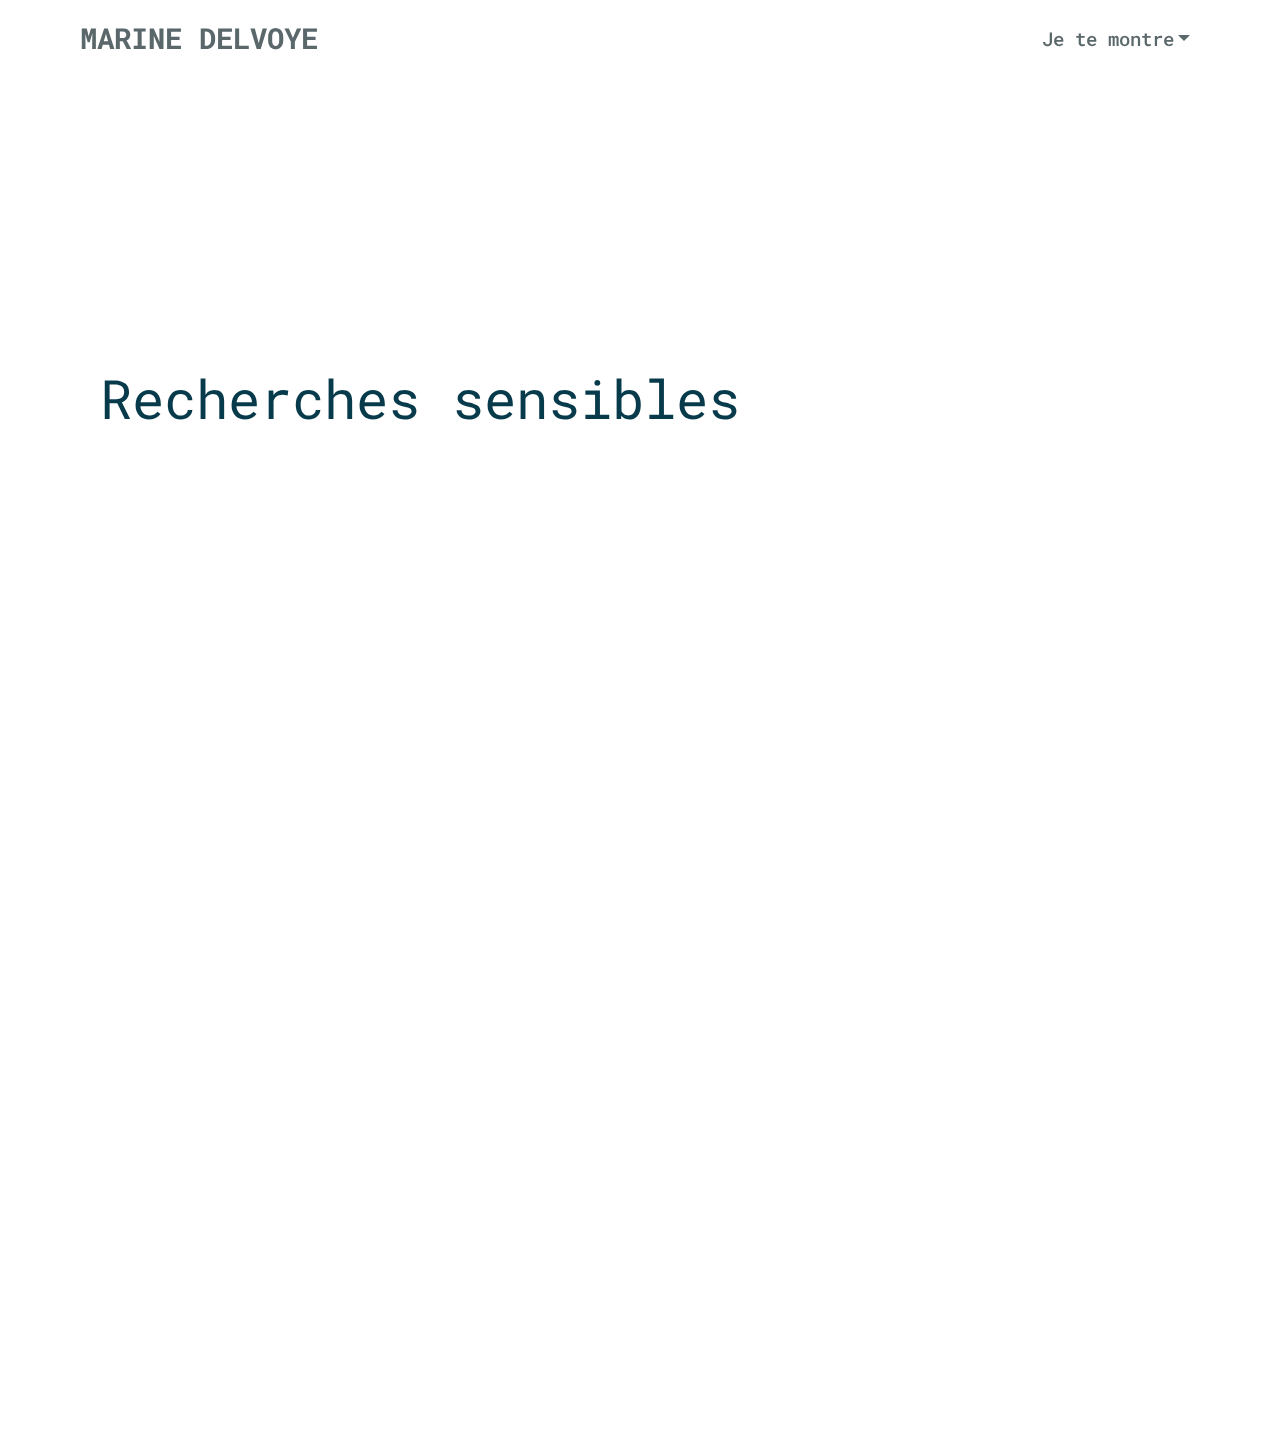
<file: index.html>
<!DOCTYPE html>
<html >
<head>
  <!-- Site made with Mobirise Website Builder v4.8.6, https://mobirise.com -->
  <meta charset="UTF-8">
  <meta http-equiv="X-UA-Compatible" content="IE=edge">
  <meta name="generator" content="Mobirise v4.8.6, mobirise.com">
  <meta name="viewport" content="width=device-width, initial-scale=1, minimum-scale=1">
  <link rel="shortcut icon" href="assets/images/logo2.png" type="image/x-icon">
  <meta name="description" content="">
  <title>Home</title>
  <link rel="stylesheet" href="assets/web/assets/mobirise-icons/mobirise-icons.css">
  <link rel="stylesheet" href="assets/web/assets/mobirise-icons2/mobirise2.css">
  <link rel="stylesheet" href="assets/tether/tether.min.css">
  <link rel="stylesheet" href="assets/bootstrap/css/bootstrap.min.css">
  <link rel="stylesheet" href="assets/bootstrap/css/bootstrap-grid.min.css">
  <link rel="stylesheet" href="assets/bootstrap/css/bootstrap-reboot.min.css">
  <link rel="stylesheet" href="assets/animatecss/animate.min.css">
  <link rel="stylesheet" href="assets/dropdown/css/style.css">
  <link rel="stylesheet" href="assets/theme/css/style.css">
  <link rel="stylesheet" href="assets/mobirise/css/mbr-additional.css" type="text/css">
  
  
  
</head>
<body>
  <section class="menu cid-qTkzRZLJNu" once="menu" id="menu1-0">

    

    <nav class="navbar navbar-expand beta-menu navbar-dropdown align-items-center navbar-fixed-top navbar-toggleable-sm bg-color transparent">
        <button class="navbar-toggler navbar-toggler-right" type="button" data-toggle="collapse" data-target="#navbarSupportedContent" aria-controls="navbarSupportedContent" aria-expanded="false" aria-label="Toggle navigation">
            <div class="hamburger">
                <span></span>
                <span></span>
                <span></span>
                <span></span>
            </div>
        </button>
        <div class="menu-logo">
            <div class="navbar-brand">
                
                <span class="navbar-caption-wrap"><a class="navbar-caption text-warning display-5" href="index.html">MARINE DELVOYE</a></span>
            </div>
        </div>
        <div class="collapse navbar-collapse" id="navbarSupportedContent">
            <ul class="navbar-nav nav-dropdown nav-right" data-app-modern-menu="true"><li class="nav-item dropdown open">
                    <a class="nav-link link text-warning dropdown-toggle display-4" href="illustrations.html" aria-expanded="true" data-toggle="dropdown-submenu">Je te montre</a><div class="dropdown-menu"><a class="text-warning dropdown-item display-4" href="illustrations.html" aria-expanded="false">Illustrations</a><a class="text-warning dropdown-item display-4" href="carnets.html" aria-expanded="true">Carnets</a><a class="text-warning dropdown-item display-4" href="collaborations.html" aria-expanded="false">Collaborations</a><a class="text-warning dropdown-item display-4" href="illustrations.html" aria-expanded="false">Où me joindre</a></div>
                </li></ul>
            
        </div>
    </nav>
</section>

<section class="engine"><a href="https://mobirise.info/d">free website maker</a></section><section class="header9 cid-r96csTwDpN mbr-fullscreen" id="header9-z">

    

    

    <div class="container">
        <div class="media-container-column mbr-white col-md-8">
            <h1 class="mbr-section-title align-left mbr-bold pb-3 mbr-fonts-style display-1"><span style="font-weight: normal;">
                Recherches sensibles</span></h1>
            
            <p class="mbr-text align-left pb-3 mbr-fonts-style display-5">&nbsp; &nbsp;</p>
            
        </div>
    </div>

    
</section>

<section class="features2 cid-r96g5rKijL" id="features2-19">

    

    
    
    <div class="container">
        <div class="media-container-row">
            <div class="card p-3 col-12 col-md-6 col-lg-4">
                <div class="card-wrapper">
                    <div class="card-img">
                        <img src="assets/images/etiquette-illustration-676x507.png" alt="Mobirise" title="">
                    </div>
                    <div class="card-box">
                        <h4 class="card-title pb-3 mbr-fonts-style display-5"><a href="illustrations.html" class="text-black">
                            ILLUSTRATIONS</a></h4>
                        <p class="mbr-text mbr-fonts-style display-7"></p>
                    </div>
                </div>
            </div>

            <div class="card p-3 col-12 col-md-6 col-lg-4">
                <div class="card-wrapper">
                    <div class="card-img">
                        <img src="assets/images/etiquette-carnet-ii-676x507.png" alt="Mobirise" title="">
                    </div>
                    <div class="card-box ">
                        <h4 class="card-title pb-3 mbr-fonts-style display-5"><a href="carnets.html" class="text-black">
                            CARNETS</a></h4>
                        <p class="mbr-text mbr-fonts-style display-7"></p>
                    </div>
                </div>
            </div>

            <div class="card p-3 col-12 col-md-6 col-lg-4">
                <div class="card-wrapper">
                    <div class="card-img">
                        <img src="assets/images/untitled-1-676x507.png" alt="Mobirise" title="">
                    </div>
                    <div class="card-box">
                        <h4 class="card-title pb-3 mbr-fonts-style display-5"><a href="collaborations.html" class="text-black">
                            COLLABORATIONS</a></h4>
                        <p class="mbr-text mbr-fonts-style display-7"><a href="https://mobirise.co">n more...</a>
                        </p>
                    </div>
                </div>
            </div>

            
        </div>
    </div>
</section>

<section once="" class="cid-r96p0AcWuY" id="footer6-1a">

    

    

    <div class="container">
        <div class="media-container-row align-center mbr-white">
            <div class="col-12">
                <p class="mbr-text mb-0 mbr-fonts-style display-7">
                    © Copyright 2017 Marine Delvoye - All Rights Reserved
                </p>
            </div>
        </div>
    </div>
</section>


  <script src="assets/web/assets/jquery/jquery.min.js"></script>
  <script src="assets/tether/tether.min.js"></script>
  <script src="assets/popper/popper.min.js"></script>
  <script src="assets/bootstrap/js/bootstrap.min.js"></script>
  <script src="assets/smoothscroll/smooth-scroll.js"></script>
  <script src="assets/touchswipe/jquery.touch-swipe.min.js"></script>
  <script src="assets/viewportchecker/jquery.viewportchecker.js"></script>
  <script src="assets/dropdown/js/script.min.js"></script>
  <script src="assets/theme/js/script.js"></script>
  
  
 <div id="scrollToTop" class="scrollToTop mbr-arrow-up"><a style="text-align: center;"><i></i></a></div>
    <input name="animation" type="hidden">
  </body>
</html>
</file>
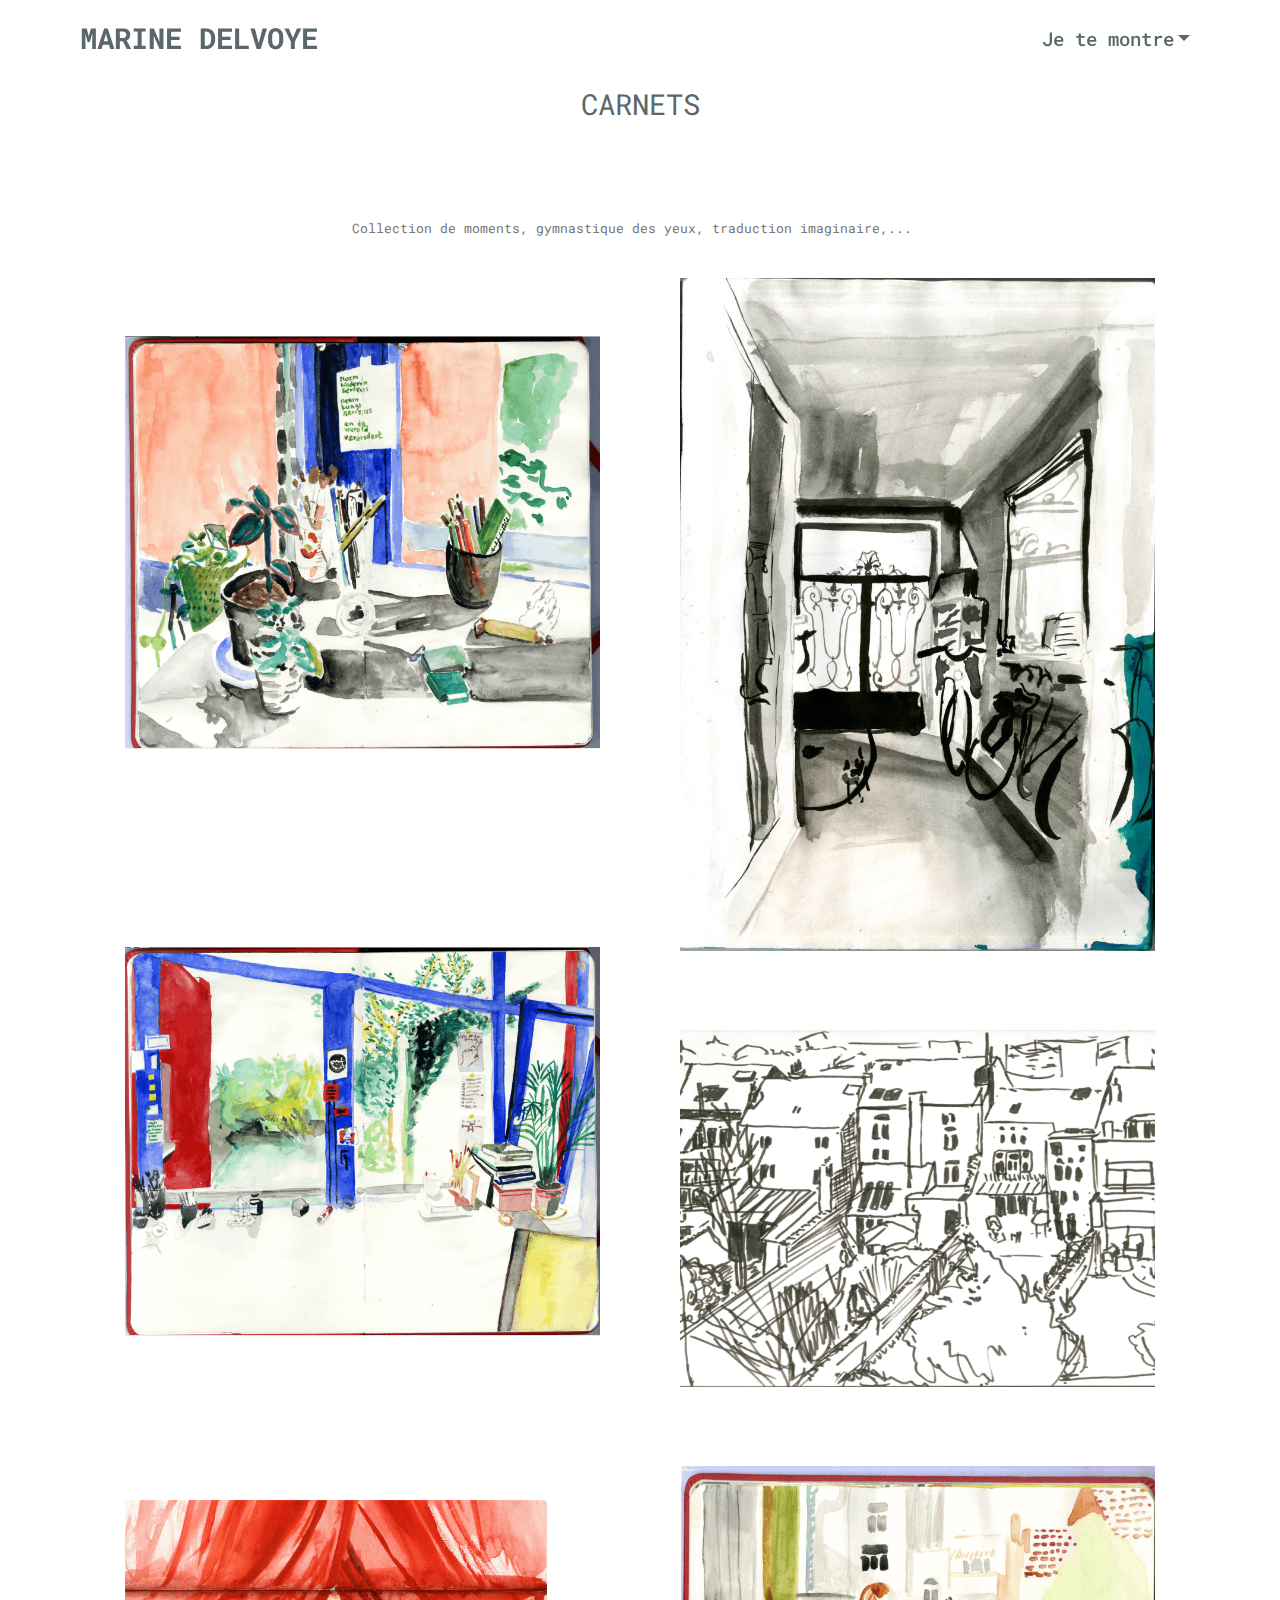
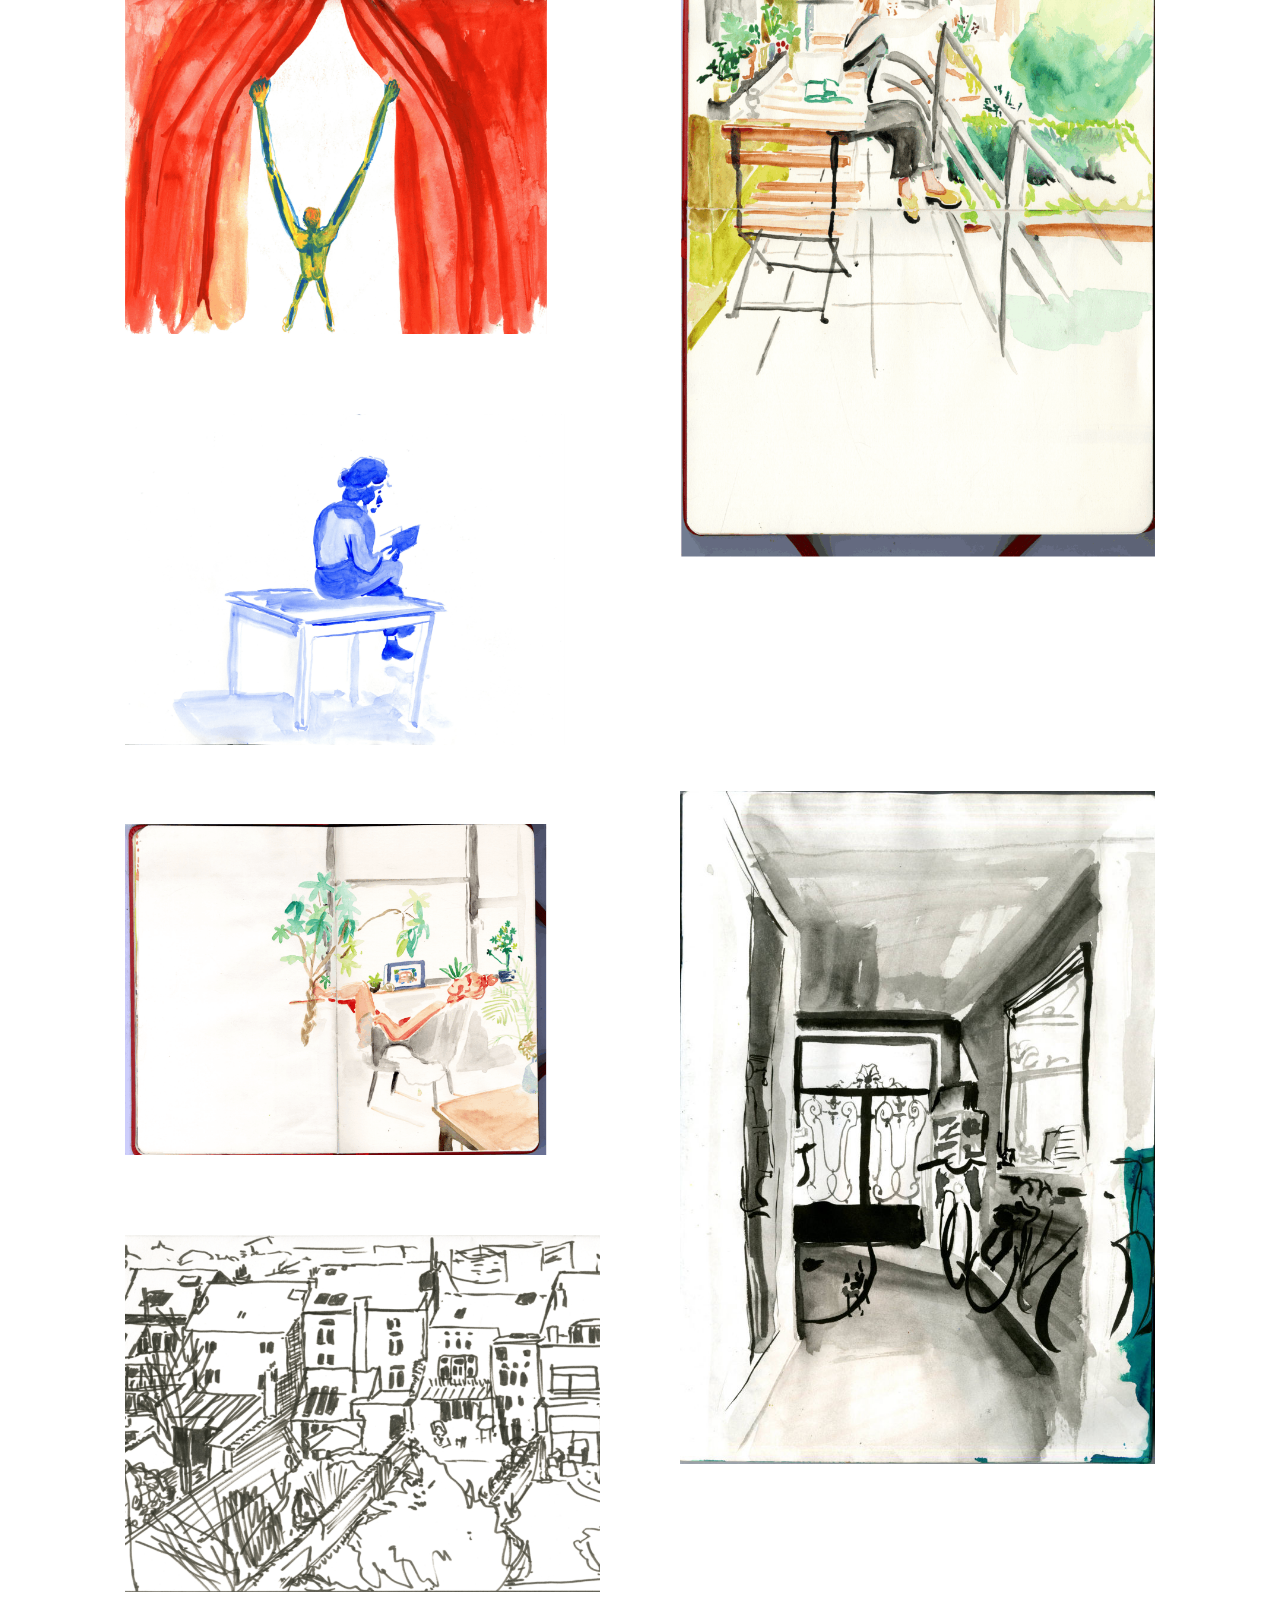
<file: carnets.html>
<!DOCTYPE html>
<html >
<head>
  <!-- Site made with Mobirise Website Builder v4.8.6, https://mobirise.com -->
  <meta charset="UTF-8">
  <meta http-equiv="X-UA-Compatible" content="IE=edge">
  <meta name="generator" content="Mobirise v4.8.6, mobirise.com">
  <meta name="viewport" content="width=device-width, initial-scale=1, minimum-scale=1">
  <link rel="shortcut icon" href="assets/images/logo2.png" type="image/x-icon">
  <meta name="description" content="Web Site Builder Description">
  <title>Carnets</title>
  <link rel="stylesheet" href="assets/web/assets/mobirise-icons/mobirise-icons.css">
  <link rel="stylesheet" href="assets/web/assets/mobirise-icons2/mobirise2.css">
  <link rel="stylesheet" href="assets/tether/tether.min.css">
  <link rel="stylesheet" href="assets/bootstrap/css/bootstrap.min.css">
  <link rel="stylesheet" href="assets/bootstrap/css/bootstrap-grid.min.css">
  <link rel="stylesheet" href="assets/bootstrap/css/bootstrap-reboot.min.css">
  <link rel="stylesheet" href="assets/dropdown/css/style.css">
  <link rel="stylesheet" href="assets/animatecss/animate.min.css">
  <link rel="stylesheet" href="assets/theme/css/style.css">
  <link rel="stylesheet" href="assets/gallery/style.css">
  <link rel="stylesheet" href="assets/mobirise/css/mbr-additional.css" type="text/css">
  
  
  
</head>
<body>
  <section class="menu cid-qTkzRZLJNu" once="menu" id="menu1-c">

    

    <nav class="navbar navbar-expand beta-menu navbar-dropdown align-items-center navbar-fixed-top navbar-toggleable-sm bg-color transparent">
        <button class="navbar-toggler navbar-toggler-right" type="button" data-toggle="collapse" data-target="#navbarSupportedContent" aria-controls="navbarSupportedContent" aria-expanded="false" aria-label="Toggle navigation">
            <div class="hamburger">
                <span></span>
                <span></span>
                <span></span>
                <span></span>
            </div>
        </button>
        <div class="menu-logo">
            <div class="navbar-brand">
                
                <span class="navbar-caption-wrap"><a class="navbar-caption text-warning display-5" href="index.html">MARINE DELVOYE</a></span>
            </div>
        </div>
        <div class="collapse navbar-collapse" id="navbarSupportedContent">
            <ul class="navbar-nav nav-dropdown nav-right" data-app-modern-menu="true"><li class="nav-item dropdown open">
                    <a class="nav-link link text-warning dropdown-toggle display-4" href="illustrations.html" aria-expanded="true" data-toggle="dropdown-submenu">Je te montre</a><div class="dropdown-menu"><a class="text-warning dropdown-item display-4" href="illustrations.html" aria-expanded="false">Illustrations</a><a class="text-warning dropdown-item display-4" href="carnets.html" aria-expanded="true">Carnets</a><a class="text-warning dropdown-item display-4" href="collaborations.html" aria-expanded="false">Collaborations</a><a class="text-warning dropdown-item display-4" href="illustrations.html" aria-expanded="false">Où me joindre</a></div>
                </li></ul>
            
        </div>
    </nav>
</section>

<section class="engine"><a href="https://mobirise.info/x">free css templates</a></section><section class="mbr-section content5 cid-r95pR6ibnv" id="content5-t">

    

    

    <div class="container">
        <div class="media-container-row">
            <div class="title col-12 col-md-8">
                <h2 class="align-center mbr-bold mbr-white pb-3 mbr-fonts-style display-5"><span style="font-weight: normal;">CARNETS</span></h2>
                
                
                
            </div>
        </div>
    </div>
</section>

<section class="mbr-section article content1 cid-r95pY1ogqP" id="content1-u">
    
     

    <div class="container">
        <div class="media-container-row">
            <div class="mbr-text col-12 col-md-8 mbr-fonts-style display-7">Collection de moments, gymnastique des yeux, traduction imaginaire,... &nbsp;</div>
        </div>
    </div>
</section>

<section class="mbr-gallery mbr-slider-carousel cid-r95qoaWwRf" id="gallery1-x">

    

    <div class="container">
        <div><!-- Filter --><!-- Gallery --><div class="mbr-gallery-row"><div class="mbr-gallery-layout-default"><div><div><div class="mbr-gallery-item mbr-gallery-item--p5" data-video-url="false" data-tags="Impressionnant"><div href="#lb-gallery1-x" data-slide-to="0" data-toggle="modal"><img src="assets/images/untitled-1-1920x2148-800x895.png" alt="" title=""><span class="icon-focus"></span></div></div><div class="mbr-gallery-item mbr-gallery-item--p5" data-video-url="false" data-tags="Créatif"><div href="#lb-gallery1-x" data-slide-to="1" data-toggle="modal"><img src="assets/images/img023-2000x2832-800x1133.jpg" alt="" title=""><span class="icon-focus"></span></div></div><div class="mbr-gallery-item mbr-gallery-item--p5" data-video-url="false" data-tags="Adaptatif"><div href="#lb-gallery1-x" data-slide-to="2" data-toggle="modal"><img src="assets/images/bureau-2-1920x2148-800x895.png" alt="" title=""><span class="icon-focus"></span></div></div><div class="mbr-gallery-item mbr-gallery-item--p5" data-video-url="false" data-tags="Animé"><div href="#lb-gallery1-x" data-slide-to="3" data-toggle="modal"><img src="assets/images/etiquette-carnet-ii-1024x768-800x600.png" alt="" title=""><span class="icon-focus"></span></div></div><div class="mbr-gallery-item mbr-gallery-item--p5" data-video-url="false" data-tags="Impressionnant"><div href="#lb-gallery1-x" data-slide-to="4" data-toggle="modal"><img src="assets/images/justine-1080x1920-800x1422.png" alt="" title=""><span class="icon-focus"></span></div></div><div class="mbr-gallery-item mbr-gallery-item--p5" data-video-url="false" data-tags="Impressionnant"><div href="#lb-gallery1-x" data-slide-to="5" data-toggle="modal"><img src="assets/images/hello-1184x1080-800x730.png" alt="" title=""><span class="icon-focus"></span></div></div><div class="mbr-gallery-item mbr-gallery-item--p5" data-video-url="false" data-tags="Adaptatif"><div href="#lb-gallery1-x" data-slide-to="6" data-toggle="modal"><img src="assets/images/autre-1552x1080-800x557.png" alt="" title=""><span class="icon-focus"></span></div></div><div class="mbr-gallery-item mbr-gallery-item--p5" data-video-url="false" data-tags="Créatif"><div href="#lb-gallery1-x" data-slide-to="7" data-toggle="modal"><img src="assets/images/img023-2000x2832-800x1133.jpg" alt="" title=""><span class="icon-focus"></span></div></div><div class="mbr-gallery-item mbr-gallery-item--p5" data-video-url="false" data-tags="Adaptatif"><div href="#lb-gallery1-x" data-slide-to="8" data-toggle="modal"><img src="assets/images/justine-2-1552x1080-800x557.png" alt="" title=""><span class="icon-focus"></span></div></div><div class="mbr-gallery-item mbr-gallery-item--p5" data-video-url="false" data-tags="Animé"><div href="#lb-gallery1-x" data-slide-to="9" data-toggle="modal"><img src="assets/images/etiquette-carnet-ii-1024x768-800x600.png" alt="" title=""><span class="icon-focus"></span></div></div></div></div><div class="clearfix"></div></div></div><!-- Lightbox --><div data-app-prevent-settings="" class="mbr-slider modal fade carousel slide" tabindex="-1" data-keyboard="true" data-interval="false" id="lb-gallery1-x"><div class="modal-dialog"><div class="modal-content"><div class="modal-body"><ol class="carousel-indicators"><li data-app-prevent-settings="" data-target="#lb-gallery1-x" data-slide-to="0"></li><li data-app-prevent-settings="" data-target="#lb-gallery1-x" data-slide-to="1"></li><li data-app-prevent-settings="" data-target="#lb-gallery1-x" data-slide-to="2"></li><li data-app-prevent-settings="" data-target="#lb-gallery1-x" data-slide-to="3"></li><li data-app-prevent-settings="" data-target="#lb-gallery1-x" data-slide-to="4"></li><li data-app-prevent-settings="" data-target="#lb-gallery1-x" data-slide-to="5"></li><li data-app-prevent-settings="" data-target="#lb-gallery1-x" data-slide-to="6"></li><li data-app-prevent-settings="" data-target="#lb-gallery1-x" data-slide-to="7"></li><li data-app-prevent-settings="" data-target="#lb-gallery1-x" data-slide-to="8"></li><li data-app-prevent-settings="" data-target="#lb-gallery1-x" class=" active" data-slide-to="9"></li></ol><div class="carousel-inner"><div class="carousel-item"><img src="assets/images/untitled-1-1920x2148.png" alt="" title=""></div><div class="carousel-item"><img src="assets/images/img023-2000x2832.jpg" alt="" title=""></div><div class="carousel-item"><img src="assets/images/bureau-2-1920x2148.png" alt="" title=""></div><div class="carousel-item"><img src="assets/images/etiquette-carnet-ii-1024x768.png" alt="" title=""></div><div class="carousel-item"><img src="assets/images/justine-1080x1920.png" alt="" title=""></div><div class="carousel-item"><img src="assets/images/hello-1184x1080.png" alt="" title=""></div><div class="carousel-item"><img src="assets/images/autre-1552x1080.png" alt="" title=""></div><div class="carousel-item"><img src="assets/images/img023-2000x2832.jpg" alt="" title=""></div><div class="carousel-item"><img src="assets/images/justine-2-1552x1080.png" alt="" title=""></div><div class="carousel-item active"><img src="assets/images/etiquette-carnet-ii-1024x768.png" alt="" title=""></div></div><a class="carousel-control carousel-control-prev" role="button" data-slide="prev" href="#lb-gallery1-x"><span class="mbri-left mbr-iconfont" aria-hidden="true"></span><span class="sr-only">Previous</span></a><a class="carousel-control carousel-control-next" role="button" data-slide="next" href="#lb-gallery1-x"><span class="mbri-right mbr-iconfont" aria-hidden="true"></span><span class="sr-only">Next</span></a><a class="close" href="#" role="button" data-dismiss="modal"><span class="sr-only">Close</span></a></div></div></div></div></div>
    </div>

</section>

<section once="" class="cid-r96xgD36pM" id="footer6-1c">

    

    

    <div class="container">
        <div class="media-container-row align-center mbr-white">
            <div class="col-12">
                <p class="mbr-text mb-0 mbr-fonts-style display-7">
                    © Copyright 2017 Marine Delvoye - All Rights Reserved
                </p>
            </div>
        </div>
    </div>
</section>


  <script src="assets/web/assets/jquery/jquery.min.js"></script>
  <script src="assets/tether/tether.min.js"></script>
  <script src="assets/popper/popper.min.js"></script>
  <script src="assets/bootstrap/js/bootstrap.min.js"></script>
  <script src="assets/dropdown/js/script.min.js"></script>
  <script src="assets/touchswipe/jquery.touch-swipe.min.js"></script>
  <script src="assets/viewportchecker/jquery.viewportchecker.js"></script>
  <script src="assets/smoothscroll/smooth-scroll.js"></script>
  <script src="assets/bootstrapcarouselswipe/bootstrap-carousel-swipe.js"></script>
  <script src="assets/vimeoplayer/jquery.mb.vimeo_player.js"></script>
  <script src="assets/masonry/masonry.pkgd.min.js"></script>
  <script src="assets/imagesloaded/imagesloaded.pkgd.min.js"></script>
  <script src="assets/theme/js/script.js"></script>
  <script src="assets/gallery/player.min.js"></script>
  <script src="assets/gallery/script.js"></script>
  <script src="assets/slidervideo/script.js"></script>
  
  
 <div id="scrollToTop" class="scrollToTop mbr-arrow-up"><a style="text-align: center;"><i></i></a></div>
    <input name="animation" type="hidden">
  </body>
</html>
</file>
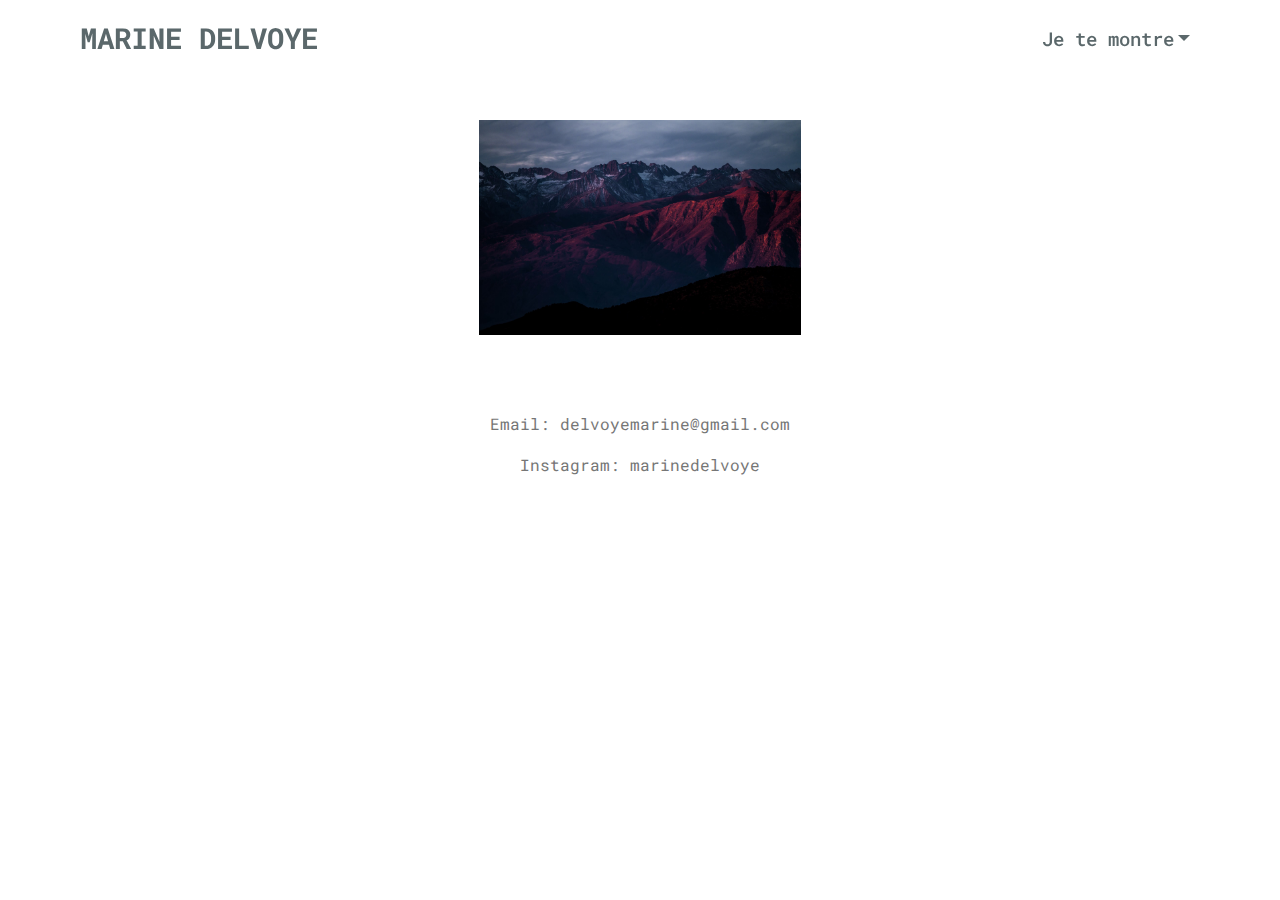
<file: contact.html>
<!DOCTYPE html>
<html >
<head>
  <!-- Site made with Mobirise Website Builder v4.8.6, https://mobirise.com -->
  <meta charset="UTF-8">
  <meta http-equiv="X-UA-Compatible" content="IE=edge">
  <meta name="generator" content="Mobirise v4.8.6, mobirise.com">
  <meta name="viewport" content="width=device-width, initial-scale=1, minimum-scale=1">
  <link rel="shortcut icon" href="assets/images/logo2.png" type="image/x-icon">
  <meta name="description" content="Website Creator Description">
  <title>Contact</title>
  <link rel="stylesheet" href="assets/web/assets/mobirise-icons2/mobirise2.css">
  <link rel="stylesheet" href="assets/tether/tether.min.css">
  <link rel="stylesheet" href="assets/bootstrap/css/bootstrap.min.css">
  <link rel="stylesheet" href="assets/bootstrap/css/bootstrap-grid.min.css">
  <link rel="stylesheet" href="assets/bootstrap/css/bootstrap-reboot.min.css">
  <link rel="stylesheet" href="assets/animatecss/animate.min.css">
  <link rel="stylesheet" href="assets/dropdown/css/style.css">
  <link rel="stylesheet" href="assets/theme/css/style.css">
  <link rel="stylesheet" href="assets/mobirise/css/mbr-additional.css" type="text/css">
  
  
  
</head>
<body>
  <section class="menu cid-qTkzRZLJNu" once="menu" id="menu1-e">

    

    <nav class="navbar navbar-expand beta-menu navbar-dropdown align-items-center navbar-fixed-top navbar-toggleable-sm bg-color transparent">
        <button class="navbar-toggler navbar-toggler-right" type="button" data-toggle="collapse" data-target="#navbarSupportedContent" aria-controls="navbarSupportedContent" aria-expanded="false" aria-label="Toggle navigation">
            <div class="hamburger">
                <span></span>
                <span></span>
                <span></span>
                <span></span>
            </div>
        </button>
        <div class="menu-logo">
            <div class="navbar-brand">
                
                <span class="navbar-caption-wrap"><a class="navbar-caption text-warning display-5" href="index.html">MARINE DELVOYE</a></span>
            </div>
        </div>
        <div class="collapse navbar-collapse" id="navbarSupportedContent">
            <ul class="navbar-nav nav-dropdown nav-right" data-app-modern-menu="true"><li class="nav-item dropdown open">
                    <a class="nav-link link text-warning dropdown-toggle display-4" href="illustrations.html" aria-expanded="true" data-toggle="dropdown-submenu">Je te montre</a><div class="dropdown-menu"><a class="text-warning dropdown-item display-4" href="illustrations.html" aria-expanded="false">Illustrations</a><a class="text-warning dropdown-item display-4" href="carnets.html" aria-expanded="true">Carnets</a><a class="text-warning dropdown-item display-4" href="collaborations.html" aria-expanded="false">Collaborations</a><a class="text-warning dropdown-item display-4" href="illustrations.html" aria-expanded="false">Où me joindre</a></div>
                </li></ul>
            
        </div>
    </nav>
</section>

<section class="engine"><a href="https://mobirise.info/o">free portfolio web templates</a></section><section class="cid-r9nVJCvLi7" id="image3-1g">

    

    <figure class="mbr-figure container">
            <div class="image-block" style="width: 29%;">
                <img src="assets/images/jumbotron.jpg" width="1400" alt="Mobirise">
                
            </div>
    </figure>
</section>

<section class="mbr-section article content1 cid-r96xKZdarg" id="content1-1e">
    
     

    <div class="container">
        <div class="media-container-row">
            <div class="mbr-text col-12 col-md-8 mbr-fonts-style display-7"><p>
                <strong> </strong></p><p><span style="font-size: 1rem;">Email: delvoyemarine@gmail.com</span></p><p><span style="font-size: 1rem;">Instagram: marinedelvoye</span></p><p><span style="font-size: 1rem;"><br></span><br></p></div>
        </div>
    </div>
</section>


  <script src="assets/web/assets/jquery/jquery.min.js"></script>
  <script src="assets/popper/popper.min.js"></script>
  <script src="assets/tether/tether.min.js"></script>
  <script src="assets/bootstrap/js/bootstrap.min.js"></script>
  <script src="assets/viewportchecker/jquery.viewportchecker.js"></script>
  <script src="assets/dropdown/js/script.min.js"></script>
  <script src="assets/touchswipe/jquery.touch-swipe.min.js"></script>
  <script src="assets/smoothscroll/smooth-scroll.js"></script>
  <script src="assets/theme/js/script.js"></script>
  
  
 <div id="scrollToTop" class="scrollToTop mbr-arrow-up"><a style="text-align: center;"><i></i></a></div>
    <input name="animation" type="hidden">
  </body>
</html>
</file>
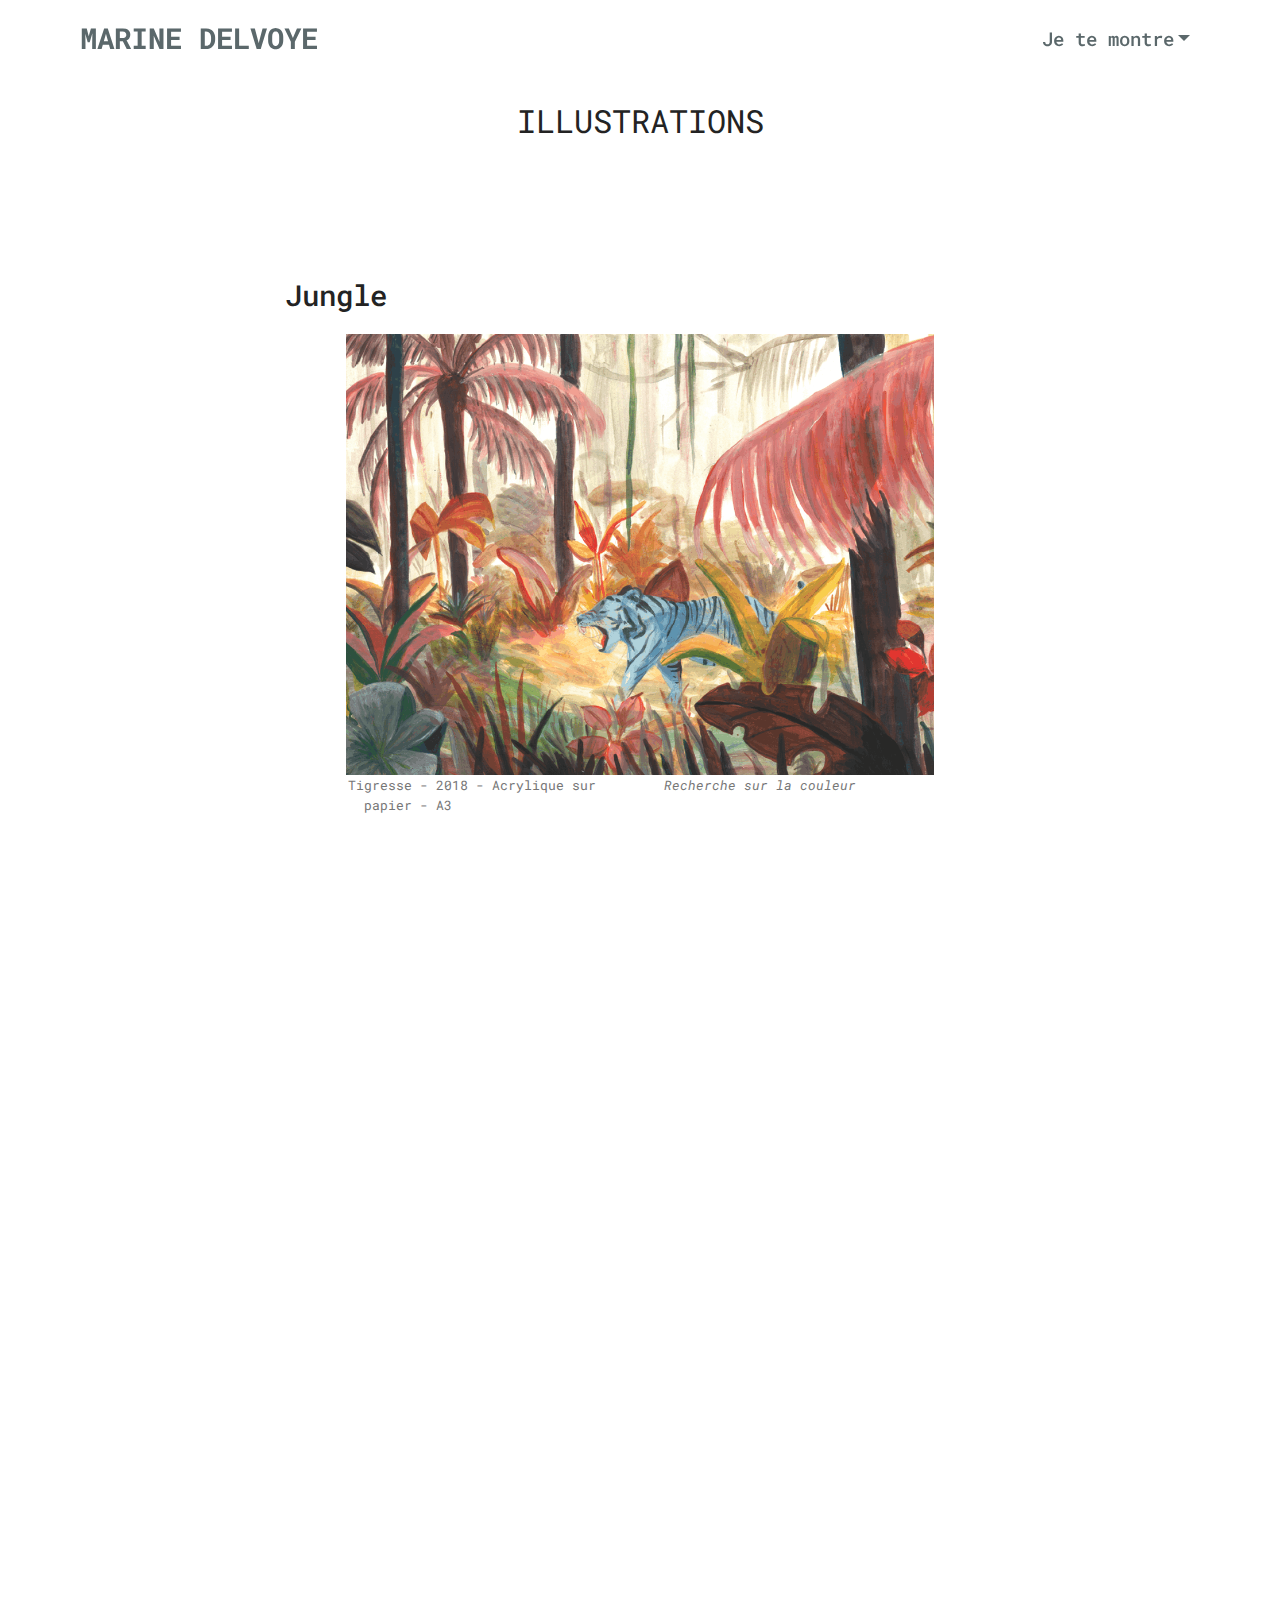
<file: illustrations.html>
<!DOCTYPE html>
<html >
<head>
  <!-- Site made with Mobirise Website Builder v4.8.6, https://mobirise.com -->
  <meta charset="UTF-8">
  <meta http-equiv="X-UA-Compatible" content="IE=edge">
  <meta name="generator" content="Mobirise v4.8.6, mobirise.com">
  <meta name="viewport" content="width=device-width, initial-scale=1, minimum-scale=1">
  <link rel="shortcut icon" href="assets/images/logo2.png" type="image/x-icon">
  <meta name="description" content="Web Maker Description">
  <title>Illustrations</title>
  <link rel="stylesheet" href="assets/web/assets/mobirise-icons2/mobirise2.css">
  <link rel="stylesheet" href="assets/tether/tether.min.css">
  <link rel="stylesheet" href="assets/bootstrap/css/bootstrap.min.css">
  <link rel="stylesheet" href="assets/bootstrap/css/bootstrap-grid.min.css">
  <link rel="stylesheet" href="assets/bootstrap/css/bootstrap-reboot.min.css">
  <link rel="stylesheet" href="assets/dropdown/css/style.css">
  <link rel="stylesheet" href="assets/animatecss/animate.min.css">
  <link rel="stylesheet" href="assets/theme/css/style.css">
  <link rel="stylesheet" href="assets/mobirise/css/mbr-additional.css" type="text/css">
  
  
  
</head>
<body>
  <section class="menu cid-qTkzRZLJNu" once="menu" id="menu1-b">

    

    <nav class="navbar navbar-expand beta-menu navbar-dropdown align-items-center navbar-fixed-top navbar-toggleable-sm bg-color transparent">
        <button class="navbar-toggler navbar-toggler-right" type="button" data-toggle="collapse" data-target="#navbarSupportedContent" aria-controls="navbarSupportedContent" aria-expanded="false" aria-label="Toggle navigation">
            <div class="hamburger">
                <span></span>
                <span></span>
                <span></span>
                <span></span>
            </div>
        </button>
        <div class="menu-logo">
            <div class="navbar-brand">
                
                <span class="navbar-caption-wrap"><a class="navbar-caption text-warning display-5" href="index.html">MARINE DELVOYE</a></span>
            </div>
        </div>
        <div class="collapse navbar-collapse" id="navbarSupportedContent">
            <ul class="navbar-nav nav-dropdown nav-right" data-app-modern-menu="true"><li class="nav-item dropdown open">
                    <a class="nav-link link text-warning dropdown-toggle display-4" href="illustrations.html" aria-expanded="true" data-toggle="dropdown-submenu">Je te montre</a><div class="dropdown-menu"><a class="text-warning dropdown-item display-4" href="illustrations.html" aria-expanded="false">Illustrations</a><a class="text-warning dropdown-item display-4" href="carnets.html" aria-expanded="true">Carnets</a><a class="text-warning dropdown-item display-4" href="collaborations.html" aria-expanded="false">Collaborations</a><a class="text-warning dropdown-item display-4" href="illustrations.html" aria-expanded="false">Où me joindre</a></div>
                </li></ul>
            
        </div>
    </nav>
</section>

<section class="engine"><a href="https://mobirise.info/n">free simple web templates</a></section><section class="mbr-section content5 cid-r95gF58H1J" id="content5-n">

    

    

    <div class="container">
        <div class="media-container-row">
            <div class="title col-12 col-md-8">
                <h2 class="align-center mbr-bold mbr-white pb-3 mbr-fonts-style display-2"><span style="font-weight: normal;">
                    ILLUSTRATIONS</span></h2>
                
                
                
            </div>
        </div>
    </div>
</section>

<section class="mbr-section content4 cid-r95ei8vxff" id="content4-k">

    

    <div class="container">
        <div class="media-container-row">
            <div class="title col-12 col-md-8">
                <h2 class="align-center pb-3 mbr-fonts-style display-5">Jungle</h2>
                
                
            </div>
        </div>
    </div>
</section>

<section class="cid-r95ivIqjPI" id="image1-o">

    

    <figure class="mbr-figure container">
            <div class="image-block" style="width: 53%;">
                <img src="assets/images/tigre-1024x768.png" width="1400" alt="Mobirise" title="">
                
            </div>
    </figure>
</section>

<section class="mbr-section article content3 cid-r95nP97lsJ" id="content3-r">
      
     

    <div class="container">
        <div class="media-container-row">
            <div class="row col-12 col-md-8">
                <div class="col-12 col-md-6 pr-lg-4 mbr-text mbr-fonts-style display-7"><p>&nbsp; &nbsp; &nbsp; Tigresse - 2018 - Acrylique sur &nbsp; &nbsp; &nbsp; &nbsp; &nbsp; papier - A3</p><p>&nbsp;&nbsp;&nbsp;&nbsp;&nbsp;&nbsp;&nbsp;&nbsp;<br>&nbsp;&nbsp;&nbsp;&nbsp;&nbsp;&nbsp;&nbsp;&nbsp;&nbsp;&nbsp;&nbsp;&nbsp;<br></p></div>
                <div class="col-12 col-md-6 pl-lg-4 mbr-text mbr-fonts-style display-7"><em>Recherche sur la couleur</em></div>
            </div>
        </div>
    </div>
</section>

<section class="mbr-section content4 cid-raIlh0cZeS" id="content4-1h">

    

    <div class="container">
        <div class="media-container-row">
            <div class="title col-12 col-md-8">
                <h2 class="align-center pb-3 mbr-fonts-style display-5">Danse</h2>
                
                
            </div>
        </div>
    </div>
</section>

<section class="cid-raIlihy7tD" id="image1-1j">

    

    <figure class="mbr-figure container">
            <div class="image-block" style="width: 53%;">
                <img src="assets/images/untitled-1-1176x662.png" width="1400" alt="Mobirise" title="">
                
            </div>
    </figure>
</section>

<section class="mbr-section article content3 cid-raIliH6cxC" id="content3-1k">
      
     

    <div class="container">
        <div class="media-container-row">
            <div class="row col-12 col-md-8">
                <div class="col-12 col-md-6 pr-lg-4 mbr-text mbr-fonts-style display-7"><p>&nbsp; &nbsp; &nbsp; La danse - 2018 - Ecoline sur &nbsp; &nbsp; &nbsp; &nbsp; &nbsp; &nbsp; papier&nbsp;<br>&nbsp;&nbsp;&nbsp;&nbsp;&nbsp;&nbsp;&nbsp;&nbsp;&nbsp;&nbsp;&nbsp;&nbsp;<br></p></div>
                <div class="col-12 col-md-6 pl-lg-4 mbr-text mbr-fonts-style display-7"><em>Recherche sur le corps</em></div>
            </div>
        </div>
    </div>
</section>

<section class="mbr-section content4 cid-raIvepCa0T" id="content4-1p">

    

    <div class="container">
        <div class="media-container-row">
            <div class="title col-12 col-md-8">
                <h2 class="align-center pb-3 mbr-fonts-style display-5"><strong>Promenade</strong></h2>
                
                
            </div>
        </div>
    </div>
</section>

<section class="cid-raIu73T1bc" id="image1-1m">

    

    <figure class="mbr-figure container">
            <div class="image-block" style="width: 53%;">
                <img src="assets/images/untitled-1-1176x818.png" width="1400" alt="Mobirise" title="">
                
            </div>
    </figure>
</section>

<section class="mbr-section article content3 cid-raIu9bswNA" id="content3-1n">
      
     

    <div class="container">
        <div class="media-container-row">
            <div class="row col-12 col-md-8">
                <div class="col-12 col-md-6 pr-lg-4 mbr-text mbr-fonts-style display-7"><p>&nbsp; &nbsp; &nbsp; Promenade- 2018 - Aquarelle sur &nbsp; &nbsp; &nbsp; &nbsp; &nbsp; papier brun - A5<br>&nbsp;&nbsp;&nbsp;&nbsp;&nbsp;&nbsp;&nbsp;&nbsp;&nbsp;&nbsp;&nbsp;&nbsp;<br></p></div>
                <div class="col-12 col-md-6 pl-lg-4 mbr-text mbr-fonts-style display-7"><em>Recherche sur le temps</em></div>
            </div>
        </div>
    </div>
</section>


  <script src="assets/web/assets/jquery/jquery.min.js"></script>
  <script src="assets/popper/popper.min.js"></script>
  <script src="assets/tether/tether.min.js"></script>
  <script src="assets/bootstrap/js/bootstrap.min.js"></script>
  <script src="assets/dropdown/js/script.min.js"></script>
  <script src="assets/touchswipe/jquery.touch-swipe.min.js"></script>
  <script src="assets/viewportchecker/jquery.viewportchecker.js"></script>
  <script src="assets/smoothscroll/smooth-scroll.js"></script>
  <script src="assets/theme/js/script.js"></script>
  
  
 <div id="scrollToTop" class="scrollToTop mbr-arrow-up"><a style="text-align: center;"><i></i></a></div>
    <input name="animation" type="hidden">
  </body>
</html>
</file>
<file: assets/web/assets/mobirise-icons/mobirise-icons.css>
@font-face {
  font-family: 'MobiriseIcons';
  src:  url('mobirise-icons.eot?spat4u');
  src:  url('mobirise-icons.eot?spat4u#iefix') format('embedded-opentype'),
    url('mobirise-icons.ttf?spat4u') format('truetype'),
    url('mobirise-icons.woff?spat4u') format('woff'),
    url('mobirise-icons.svg?spat4u#MobiriseIcons') format('svg');
  font-weight: normal;
  font-style: normal;
}

[class^="mbri-"], [class*=" mbri-"] {
  /* use !important to prevent issues with browser extensions that change fonts */
  font-family: MobiriseIcons !important;
  speak: none;
  font-style: normal;
  font-weight: normal;
  font-variant: normal;
  text-transform: none;
  line-height: 1;

  /* Better Font Rendering =========== */
  -webkit-font-smoothing: antialiased;
  -moz-osx-font-smoothing: grayscale;
}

.mbri-add-submenu:before {
  content: "\e900";
}
.mbri-alert:before {
  content: "\e901";
}
.mbri-align-center:before {
  content: "\e902";
}
.mbri-align-justify:before {
  content: "\e903";
}
.mbri-align-left:before {
  content: "\e904";
}
.mbri-align-right:before {
  content: "\e905";
}
.mbri-android:before {
  content: "\e906";
}
.mbri-apple:before {
  content: "\e907";
}
.mbri-arrow-down:before {
  content: "\e908";
}
.mbri-arrow-next:before {
  content: "\e909";
}
.mbri-arrow-prev:before {
  content: "\e90a";
}
.mbri-arrow-up:before {
  content: "\e90b";
}
.mbri-bold:before {
  content: "\e90c";
}
.mbri-bookmark:before {
  content: "\e90d";
}
.mbri-bootstrap:before {
  content: "\e90e";
}
.mbri-briefcase:before {
  content: "\e90f";
}
.mbri-browse:before {
  content: "\e910";
}
.mbri-bulleted-list:before {
  content: "\e911";
}
.mbri-calendar:before {
  content: "\e912";
}
.mbri-camera:before {
  content: "\e913";
}
.mbri-cart-add:before {
  content: "\e914";
}
.mbri-cart-full:before {
  content: "\e915";
}
.mbri-cash:before {
  content: "\e916";
}
.mbri-change-style:before {
  content: "\e917";
}
.mbri-chat:before {
  content: "\e918";
}
.mbri-clock:before {
  content: "\e919";
}
.mbri-close:before {
  content: "\e91a";
}
.mbri-cloud:before {
  content: "\e91b";
}
.mbri-code:before {
  content: "\e91c";
}
.mbri-contact-form:before {
  content: "\e91d";
}
.mbri-credit-card:before {
  content: "\e91e";
}
.mbri-cursor-click:before {
  content: "\e91f";
}
.mbri-cust-feedback:before {
  content: "\e920";
}
.mbri-database:before {
  content: "\e921";
}
.mbri-delivery:before {
  content: "\e922";
}
.mbri-desktop:before {
  content: "\e923";
}
.mbri-devices:before {
  content: "\e924";
}
.mbri-down:before {
  content: "\e925";
}
.mbri-download:before {
  content: "\e989";
}
.mbri-drag-n-drop:before {
  content: "\e927";
}
.mbri-drag-n-drop2:before {
  content: "\e928";
}
.mbri-edit:before {
  content: "\e929";
}
.mbri-edit2:before {
  content: "\e92a";
}
.mbri-error:before {
  content: "\e92b";
}
.mbri-extension:before {
  content: "\e92c";
}
.mbri-features:before {
  content: "\e92d";
}
.mbri-file:before {
  content: "\e92e";
}
.mbri-flag:before {
  content: "\e92f";
}
.mbri-folder:before {
  content: "\e930";
}
.mbri-gift:before {
  content: "\e931";
}
.mbri-github:before {
  content: "\e932";
}
.mbri-globe:before {
  content: "\e933";
}
.mbri-globe-2:before {
  content: "\e934";
}
.mbri-growing-chart:before {
  content: "\e935";
}
.mbri-hearth:before {
  content: "\e936";
}
.mbri-help:before {
  content: "\e937";
}
.mbri-home:before {
  content: "\e938";
}
.mbri-hot-cup:before {
  content: "\e939";
}
.mbri-idea:before {
  content: "\e93a";
}
.mbri-image-gallery:before {
  content: "\e93b";
}
.mbri-image-slider:before {
  content: "\e93c";
}
.mbri-info:before {
  content: "\e93d";
}
.mbri-italic:before {
  content: "\e93e";
}
.mbri-key:before {
  content: "\e93f";
}
.mbri-laptop:before {
  content: "\e940";
}
.mbri-layers:before {
  content: "\e941";
}
.mbri-left-right:before {
  content: "\e942";
}
.mbri-left:before {
  content: "\e943";
}
.mbri-letter:before {
  content: "\e944";
}
.mbri-like:before {
  content: "\e945";
}
.mbri-link:before {
  content: "\e946";
}
.mbri-lock:before {
  content: "\e947";
}
.mbri-login:before {
  content: "\e948";
}
.mbri-logout:before {
  content: "\e949";
}
.mbri-magic-stick:before {
  content: "\e94a";
}
.mbri-map-pin:before {
  content: "\e94b";
}
.mbri-menu:before {
  content: "\e94c";
}
.mbri-mobile:before {
  content: "\e94d";
}
.mbri-mobile2:before {
  content: "\e94e";
}
.mbri-mobirise:before {
  content: "\e94f";
}
.mbri-more-horizontal:before {
  content: "\e950";
}
.mbri-more-vertical:before {
  content: "\e951";
}
.mbri-music:before {
  content: "\e952";
}
.mbri-new-file:before {
  content: "\e953";
}
.mbri-numbered-list:before {
  content: "\e954";
}
.mbri-opened-folder:before {
  content: "\e955";
}
.mbri-pages:before {
  content: "\e956";
}
.mbri-paper-plane:before {
  content: "\e957";
}
.mbri-paperclip:before {
  content: "\e958";
}
.mbri-photo:before {
  content: "\e959";
}
.mbri-photos:before {
  content: "\e95a";
}
.mbri-pin:before {
  content: "\e95b";
}
.mbri-play:before {
  content: "\e95c";
}
.mbri-plus:before {
  content: "\e95d";
}
.mbri-preview:before {
  content: "\e95e";
}
.mbri-print:before {
  content: "\e95f";
}
.mbri-protect:before {
  content: "\e960";
}
.mbri-question:before {
  content: "\e961";
}
.mbri-quote-left:before {
  content: "\e962";
}
.mbri-quote-right:before {
  content: "\e963";
}
.mbri-refresh:before {
  content: "\e964";
}
.mbri-responsive:before {
  content: "\e965";
}
.mbri-right:before {
  content: "\e966";
}
.mbri-rocket:before {
  content: "\e967";
}
.mbri-sad-face:before {
  content: "\e968";
}
.mbri-sale:before {
  content: "\e969";
}
.mbri-save:before {
  content: "\e96a";
}
.mbri-search:before {
  content: "\e96b";
}
.mbri-setting:before {
  content: "\e96c";
}
.mbri-setting2:before {
  content: "\e96d";
}
.mbri-setting3:before {
  content: "\e96e";
}
.mbri-share:before {
  content: "\e96f";
}
.mbri-shopping-bag:before {
  content: "\e970";
}
.mbri-shopping-basket:before {
  content: "\e971";
}
.mbri-shopping-cart:before {
  content: "\e972";
}
.mbri-sites:before {
  content: "\e973";
}
.mbri-smile-face:before {
  content: "\e974";
}
.mbri-speed:before {
  content: "\e975";
}
.mbri-star:before {
  content: "\e976";
}
.mbri-success:before {
  content: "\e977";
}
.mbri-sun:before {
  content: "\e978";
}
.mbri-sun2:before {
  content: "\e979";
}
.mbri-tablet:before {
  content: "\e97a";
}
.mbri-tablet-vertical:before {
  content: "\e97b";
}
.mbri-target:before {
  content: "\e97c";
}
.mbri-timer:before {
  content: "\e97d";
}
.mbri-to-ftp:before {
  content: "\e97e";
}
.mbri-to-local-drive:before {
  content: "\e97f";
}
.mbri-touch-swipe:before {
  content: "\e980";
}
.mbri-touch:before {
  content: "\e981";
}
.mbri-trash:before {
  content: "\e982";
}
.mbri-underline:before {
  content: "\e983";
}
.mbri-unlink:before {
  content: "\e984";
}
.mbri-unlock:before {
  content: "\e985";
}
.mbri-up-down:before {
  content: "\e986";
}
.mbri-up:before {
  content: "\e987";
}
.mbri-update:before {
  content: "\e988";
}
.mbri-upload:before {
 content: "\e926"; 
}
.mbri-user:before {
  content: "\e98a";
}
.mbri-user2:before {
  content: "\e98b";
}
.mbri-users:before {
  content: "\e98c";
}
.mbri-video:before {
  content: "\e98d";
}
.mbri-video-play:before {
  content: "\e98e";
}
.mbri-watch:before {
  content: "\e98f";
}
.mbri-website-theme:before {
  content: "\e990";
}
.mbri-wifi:before {
  content: "\e991";
}
.mbri-windows:before {
  content: "\e992";
}
.mbri-zoom-out:before {
  content: "\e993";
}
.mbri-redo:before {
  content: "\e994";
}
.mbri-undo:before {
  content: "\e995";
}
</file>
<file: assets/web/assets/mobirise-icons2/mobirise2.css>
@font-face {
  font-family: 'Moririse2';
  src:  url('mobirise2.eot?f2bix4');
  src:  url('mobirise2.eot?f2bix4#iefix') format('embedded-opentype'),
    url('mobirise2.ttf?f2bix4') format('truetype'),
    url('mobirise2.woff?f2bix4') format('woff'),
    url('mobirise2.svg?f2bix4#mobirise2') format('svg');
  font-weight: normal;
  font-style: normal;
}

[class^="mobi-"], [class*=" mobi-"] {
  /* use !important to prevent issues with browser extensions that change fonts */
  font-family: 'Moririse2' !important;
  speak: none;
  font-style: normal;
  font-weight: normal;
  font-variant: normal;
  text-transform: none;
  line-height: 1;

  /* Better Font Rendering =========== */
  -webkit-font-smoothing: antialiased;
  -moz-osx-font-smoothing: grayscale;
}

.mobi-mbri-add-submenu:before {
  content: "\e900";
}
.mobi-mbri-alert:before {
  content: "\e901";
}
.mobi-mbri-align-center:before {
  content: "\e902";
}
.mobi-mbri-align-justify:before {
  content: "\e903";
}
.mobi-mbri-align-left:before {
  content: "\e904";
}
.mobi-mbri-align-right:before {
  content: "\e905";
}
.mobi-mbri-android:before {
  content: "\e906";
}
.mobi-mbri-apple:before {
  content: "\e907";
}
.mobi-mbri-arrow-down:before {
  content: "\e908";
}
.mobi-mbri-arrow-next:before {
  content: "\e909";
}
.mobi-mbri-arrow-prev:before {
  content: "\e90a";
}
.mobi-mbri-arrow-up:before {
  content: "\e90b";
}
.mobi-mbri-bold:before {
  content: "\e90c";
}
.mobi-mbri-bookmark:before {
  content: "\e90d";
}
.mobi-mbri-bootstrap:before {
  content: "\e90e";
}
.mobi-mbri-briefcase:before {
  content: "\e90f";
}
.mobi-mbri-browse:before {
  content: "\e910";
}
.mobi-mbri-bulleted-list:before {
  content: "\e911";
}
.mobi-mbri-calendar:before {
  content: "\e912";
}
.mobi-mbri-camera:before {
  content: "\e913";
}
.mobi-mbri-cart-add:before {
  content: "\e914";
}
.mobi-mbri-cart-full:before {
  content: "\e915";
}
.mobi-mbri-cash:before {
  content: "\e916";
}
.mobi-mbri-change-style:before {
  content: "\e917";
}
.mobi-mbri-chat:before {
  content: "\e918";
}
.mobi-mbri-clock:before {
  content: "\e919";
}
.mobi-mbri-close:before {
  content: "\e91a";
}
.mobi-mbri-cloud:before {
  content: "\e91b";
}
.mobi-mbri-code:before {
  content: "\e91c";
}
.mobi-mbri-contact-form:before {
  content: "\e91d";
}
.mobi-mbri-credit-card:before {
  content: "\e91e";
}
.mobi-mbri-cursor-click:before {
  content: "\e91f";
}
.mobi-mbri-cust-feedback:before {
  content: "\e920";
}
.mobi-mbri-database:before {
  content: "\e921";
}
.mobi-mbri-delivery:before {
  content: "\e922";
}
.mobi-mbri-desktop:before {
  content: "\e923";
}
.mobi-mbri-devices:before {
  content: "\e924";
}
.mobi-mbri-down:before {
  content: "\e925";
}
.mobi-mbri-download-2:before {
  content: "\e926";
}
.mobi-mbri-download:before {
  content: "\e927";
}
.mobi-mbri-drag-n-drop-2:before {
  content: "\e928";
}
.mobi-mbri-drag-n-drop:before {
  content: "\e929";
}
.mobi-mbri-edit-2:before {
  content: "\e92a";
}
.mobi-mbri-edit:before {
  content: "\e92b";
}
.mobi-mbri-error:before {
  content: "\e92c";
}
.mobi-mbri-extension:before {
  content: "\e92d";
}
.mobi-mbri-features:before {
  content: "\e92e";
}
.mobi-mbri-file:before {
  content: "\e92f";
}
.mobi-mbri-flag:before {
  content: "\e930";
}
.mobi-mbri-folder:before {
  content: "\e931";
}
.mobi-mbri-gift:before {
  content: "\e932";
}
.mobi-mbri-github:before {
  content: "\e933";
}
.mobi-mbri-globe-2:before {
  content: "\e934";
}
.mobi-mbri-globe:before {
  content: "\e935";
}
.mobi-mbri-growing-chart:before {
  content: "\e936";
}
.mobi-mbri-hearth:before {
  content: "\e937";
}
.mobi-mbri-help:before {
  content: "\e938";
}
.mobi-mbri-home:before {
  content: "\e939";
}
.mobi-mbri-hot-cup:before {
  content: "\e93a";
}
.mobi-mbri-idea:before {
  content: "\e93b";
}
.mobi-mbri-image-gallery:before {
  content: "\e93c";
}
.mobi-mbri-image-slider:before {
  content: "\e93d";
}
.mobi-mbri-info:before {
  content: "\e93e";
}
.mobi-mbri-italic:before {
  content: "\e93f";
}
.mobi-mbri-key:before {
  content: "\e940";
}
.mobi-mbri-laptop:before {
  content: "\e941";
}
.mobi-mbri-layers:before {
  content: "\e942";
}
.mobi-mbri-left-right:before {
  content: "\e943";
}
.mobi-mbri-left:before {
  content: "\e944";
}
.mobi-mbri-letter:before {
  content: "\e945";
}
.mobi-mbri-like:before {
  content: "\e946";
}
.mobi-mbri-link:before {
  content: "\e947";
}
.mobi-mbri-lock:before {
  content: "\e948";
}
.mobi-mbri-login:before {
  content: "\e949";
}
.mobi-mbri-logout:before {
  content: "\e94a";
}
.mobi-mbri-magic-stick:before {
  content: "\e94b";
}
.mobi-mbri-map-pin:before {
  content: "\e94c";
}
.mobi-mbri-menu:before {
  content: "\e94d";
}
.mobi-mbri-mobile-2:before {
  content: "\e94e";
}
.mobi-mbri-mobile-horizontal:before {
  content: "\e94f";
}
.mobi-mbri-mobile:before {
  content: "\e950";
}
.mobi-mbri-mobirise:before {
  content: "\e951";
}
.mobi-mbri-more-horizontal:before {
  content: "\e952";
}
.mobi-mbri-more-vertical:before {
  content: "\e953";
}
.mobi-mbri-music:before {
  content: "\e954";
}
.mobi-mbri-new-file:before {
  content: "\e955";
}
.mobi-mbri-numbered-list:before {
  content: "\e956";
}
.mobi-mbri-opened-folder:before {
  content: "\e957";
}
.mobi-mbri-pages:before {
  content: "\e958";
}
.mobi-mbri-paper-plane:before {
  content: "\e959";
}
.mobi-mbri-paperclip:before {
  content: "\e95a";
}
.mobi-mbri-phone:before {
  content: "\e95b";
}
.mobi-mbri-photo:before {
  content: "\e95c";
}
.mobi-mbri-photos:before {
  content: "\e95d";
}
.mobi-mbri-pin:before {
  content: "\e95e";
}
.mobi-mbri-play:before {
  content: "\e95f";
}
.mobi-mbri-plus:before {
  content: "\e960";
}
.mobi-mbri-preview:before {
  content: "\e961";
}
.mobi-mbri-print:before {
  content: "\e962";
}
.mobi-mbri-protect:before {
  content: "\e963";
}
.mobi-mbri-question:before {
  content: "\e964";
}
.mobi-mbri-quote-left:before {
  content: "\e965";
}
.mobi-mbri-quote-right:before {
  content: "\e966";
}
.mobi-mbri-redo:before {
  content: "\e967";
}
.mobi-mbri-refresh:before {
  content: "\e968";
}
.mobi-mbri-responsive-2:before {
  content: "\e969";
}
.mobi-mbri-responsive:before {
  content: "\e96a";
}
.mobi-mbri-right:before {
  content: "\e96b";
}
.mobi-mbri-rocket:before {
  content: "\e96c";
}
.mobi-mbri-sad-face:before {
  content: "\e96d";
}
.mobi-mbri-sale:before {
  content: "\e96e";
}
.mobi-mbri-save:before {
  content: "\e96f";
}
.mobi-mbri-search:before {
  content: "\e970";
}
.mobi-mbri-setting-2:before {
  content: "\e971";
}
.mobi-mbri-setting-3:before {
  content: "\e972";
}
.mobi-mbri-setting:before {
  content: "\e973";
}
.mobi-mbri-share:before {
  content: "\e974";
}
.mobi-mbri-shopping-bag:before {
  content: "\e975";
}
.mobi-mbri-shopping-basket:before {
  content: "\e976";
}
.mobi-mbri-shopping-cart:before {
  content: "\e977";
}
.mobi-mbri-sites:before {
  content: "\e978";
}
.mobi-mbri-smile-face:before {
  content: "\e979";
}
.mobi-mbri-speed:before {
  content: "\e97a";
}
.mobi-mbri-star:before {
  content: "\e97b";
}
.mobi-mbri-success:before {
  content: "\e97c";
}
.mobi-mbri-sun:before {
  content: "\e97d";
}
.mobi-mbri-sun2:before {
  content: "\e97e";
}
.mobi-mbri-tablet-vertical:before {
  content: "\e97f";
}
.mobi-mbri-tablet:before {
  content: "\e980";
}
.mobi-mbri-target:before {
  content: "\e981";
}
.mobi-mbri-timer:before {
  content: "\e982";
}
.mobi-mbri-to-ftp:before {
  content: "\e983";
}
.mobi-mbri-to-local-drive:before {
  content: "\e984";
}
.mobi-mbri-touch-swipe:before {
  content: "\e985";
}
.mobi-mbri-touch:before {
  content: "\e986";
}
.mobi-mbri-trash:before {
  content: "\e987";
}
.mobi-mbri-underline:before {
  content: "\e988";
}
.mobi-mbri-undo:before {
  content: "\e989";
}
.mobi-mbri-unlink:before {
  content: "\e98a";
}
.mobi-mbri-unlock:before {
  content: "\e98b";
}
.mobi-mbri-up-down:before {
  content: "\e98c";
}
.mobi-mbri-up:before {
  content: "\e98d";
}
.mobi-mbri-update:before {
  content: "\e98e";
}
.mobi-mbri-upload-2:before {
  content: "\e98f";
}
.mobi-mbri-upload:before {
  content: "\e990";
}
.mobi-mbri-user-2:before {
  content: "\e991";
}
.mobi-mbri-user:before {
  content: "\e992";
}
.mobi-mbri-users:before {
  content: "\e993";
}
.mobi-mbri-video-play:before {
  content: "\e994";
}
.mobi-mbri-video:before {
  content: "\e995";
}
.mobi-mbri-watch:before {
  content: "\e996";
}
.mobi-mbri-website-theme-2:before {
  content: "\e997";
}
.mobi-mbri-website-theme:before {
  content: "\e998";
}
.mobi-mbri-wifi:before {
  content: "\e999";
}
.mobi-mbri-windows:before {
  content: "\e99a";
}
.mobi-mbri-zoom-in:before {
  content: "\e99b";
}
.mobi-mbri-zoom-out:before {
  content: "\e99c";
}
</file>
<file: assets/dropdown/css/style.css>
.navbar-dropdown {
  left: 0;
  padding: 0;
  position: absolute;
  right: 0;
  top: 0;
  transition: all 0.45s ease;
  z-index: 1030;
  background: #282828; }
  .navbar-dropdown .navbar-logo {
    margin-right: 0.8rem;
    transition: margin 0.3s ease-in-out;
    vertical-align: middle; }
    .navbar-dropdown .navbar-logo img {
      height: 3.125rem;
      transition: all 0.3s ease-in-out; }
    .navbar-dropdown .navbar-logo.mbr-iconfont {
      font-size: 3.125rem;
      line-height: 3.125rem; }
  .navbar-dropdown .navbar-caption {
    font-weight: 700;
    white-space: normal;
    vertical-align: -4px;
    line-height: 3.125rem !important; }
    .navbar-dropdown .navbar-caption, .navbar-dropdown .navbar-caption:hover {
      color: inherit;
      text-decoration: none; }
  .navbar-dropdown .mbr-iconfont + .navbar-caption {
    vertical-align: -1px; }
  .navbar-dropdown.navbar-fixed-top {
    position: fixed; }
  .navbar-dropdown .navbar-brand span {
    vertical-align: -4px; }
  .navbar-dropdown.bg-color.transparent {
    background: none; }
  .navbar-dropdown.navbar-short .navbar-brand {
    padding: 0.625rem 0; }
    .navbar-dropdown.navbar-short .navbar-brand span {
      vertical-align: -1px; }
  .navbar-dropdown.navbar-short .navbar-caption {
    line-height: 2.375rem !important;
    vertical-align: -2px; }
  .navbar-dropdown.navbar-short .navbar-logo {
    margin-right: 0.5rem; }
    .navbar-dropdown.navbar-short .navbar-logo img {
      height: 2.375rem; }
    .navbar-dropdown.navbar-short .navbar-logo.mbr-iconfont {
      font-size: 2.375rem;
      line-height: 2.375rem; }
  .navbar-dropdown.navbar-short .mbr-table-cell {
    height: 3.625rem; }
  .navbar-dropdown .navbar-close {
    left: 0.6875rem;
    position: fixed;
    top: 0.75rem;
    z-index: 1000; }
  .navbar-dropdown .hamburger-icon {
    content: "";
    display: inline-block;
    vertical-align: middle;
    width: 16px;
    -webkit-box-shadow: 0 -6px 0 1px #282828,0 0 0 1px #282828,0 6px 0 1px #282828;
    -moz-box-shadow: 0 -6px 0 1px #282828,0 0 0 1px #282828,0 6px 0 1px #282828;
    box-shadow: 0 -6px 0 1px #282828,0 0 0 1px #282828,0 6px 0 1px #282828; }

.dropdown-menu .dropdown-toggle[data-toggle="dropdown-submenu"]::after {
  border-bottom: 0.35em solid transparent;
  border-left: 0.35em solid;
  border-right: 0;
  border-top: 0.35em solid transparent;
  margin-left: 0.3rem; }

.dropdown-menu .dropdown-item:focus {
  outline: 0; }

.nav-dropdown {
  font-size: 0.75rem;
  font-weight: 500;
  height: auto !important; }
  .nav-dropdown .nav-btn {
    padding-left: 1rem; }
  .nav-dropdown .link {
    margin: .667em 1.667em;
    font-weight: 500;
    padding: 0;
    transition: color .2s ease-in-out; }
    .nav-dropdown .link.dropdown-toggle {
      margin-right: 2.583em; }
      .nav-dropdown .link.dropdown-toggle::after {
        margin-left: .25rem;
        border-top: 0.35em solid;
        border-right: 0.35em solid transparent;
        border-left: 0.35em solid transparent;
        border-bottom: 0; }
      .nav-dropdown .link.dropdown-toggle[aria-expanded="true"] {
        margin: 0;
        padding: 0.667em 3.263em  0.667em 1.667em; }
  .nav-dropdown .link::after,
  .nav-dropdown .dropdown-item::after {
    color: inherit; }
  .nav-dropdown .btn {
    font-size: 0.75rem;
    font-weight: 700;
    letter-spacing: 0;
    margin-bottom: 0;
    padding-left: 1.25rem;
    padding-right: 1.25rem; }
  .nav-dropdown .dropdown-menu {
    border-radius: 0;
    border: 0;
    left: 0;
    margin: 0;
    padding-bottom: 1.25rem;
    padding-top: 1.25rem;
    position: relative; }
  .nav-dropdown .dropdown-submenu {
    margin-left: 0.125rem;
    top: 0; }
  .nav-dropdown .dropdown-item {
    font-weight: 500;
    line-height: 2;
    padding: 0.3846em 4.615em 0.3846em 1.5385em;
    position: relative;
    transition: color .2s ease-in-out, background-color .2s ease-in-out; }
    .nav-dropdown .dropdown-item::after {
      margin-top: -0.3077em;
      position: absolute;
      right: 1.1538em;
      top: 50%; }
    .nav-dropdown .dropdown-item:focus, .nav-dropdown .dropdown-item:hover {
      background: none; }

@media (max-width: 767px) {
  .nav-dropdown.navbar-toggleable-sm {
    bottom: 0;
    display: none;
    left: 0;
    overflow-x: hidden;
    position: fixed;
    top: 0;
    transform: translateX(-100%);
    -ms-transform: translateX(-100%);
    -webkit-transform: translateX(-100%);
    width: 18.75rem;
    z-index: 999; } }
.nav-dropdown.navbar-toggleable-xl {
  bottom: 0;
  display: none;
  left: 0;
  overflow-x: hidden;
  position: fixed;
  top: 0;
  transform: translateX(-100%);
  -ms-transform: translateX(-100%);
  -webkit-transform: translateX(-100%);
  width: 18.75rem;
  z-index: 999; }

.nav-dropdown-sm {
  display: block !important;
  overflow-x: hidden;
  overflow: auto;
  padding-top: 3.875rem; }
  .nav-dropdown-sm::after {
    content: "";
    display: block;
    height: 3rem;
    width: 100%; }
  .nav-dropdown-sm.collapse.in ~ .navbar-close {
    display: block !important; }
  .nav-dropdown-sm.collapsing, .nav-dropdown-sm.collapse.in {
    transform: translateX(0);
    -ms-transform: translateX(0);
    -webkit-transform: translateX(0);
    transition: all 0.25s ease-out;
    -webkit-transition: all 0.25s ease-out;
    background: #282828; }
  .nav-dropdown-sm.collapsing[aria-expanded="false"] {
    transform: translateX(-100%);
    -ms-transform: translateX(-100%);
    -webkit-transform: translateX(-100%); }
  .nav-dropdown-sm .nav-item {
    display: block;
    margin-left: 0 !important;
    padding-left: 0; }
  .nav-dropdown-sm .link,
  .nav-dropdown-sm .dropdown-item {
    border-top: 1px dotted rgba(255, 255, 255, 0.1);
    font-size: 0.8125rem;
    line-height: 1.6;
    margin: 0 !important;
    padding: 0.875rem 2.4rem 0.875rem 1.5625rem !important;
    position: relative;
    white-space: normal; }
    .nav-dropdown-sm .link:focus, .nav-dropdown-sm .link:hover,
    .nav-dropdown-sm .dropdown-item:focus,
    .nav-dropdown-sm .dropdown-item:hover {
      background: rgba(0, 0, 0, 0.2) !important;
      color: #c0a375; }
  .nav-dropdown-sm .nav-btn {
    position: relative;
    padding: 1.5625rem 1.5625rem 0 1.5625rem; }
    .nav-dropdown-sm .nav-btn::before {
      border-top: 1px dotted rgba(255, 255, 255, 0.1);
      content: "";
      left: 0;
      position: absolute;
      top: 0;
      width: 100%; }
    .nav-dropdown-sm .nav-btn + .nav-btn {
      padding-top: 0.625rem; }
      .nav-dropdown-sm .nav-btn + .nav-btn::before {
        display: none; }
  .nav-dropdown-sm .btn {
    padding: 0.625rem 0; }
  .nav-dropdown-sm .dropdown-toggle[data-toggle="dropdown-submenu"]::after {
    margin-left: .25rem;
    border-top: 0.35em solid;
    border-right: 0.35em solid transparent;
    border-left: 0.35em solid transparent;
    border-bottom: 0; }
  .nav-dropdown-sm .dropdown-toggle[data-toggle="dropdown-submenu"][aria-expanded="true"]::after {
    border-top: 0;
    border-right: 0.35em solid transparent;
    border-left: 0.35em solid transparent;
    border-bottom: 0.35em solid; }
  .nav-dropdown-sm .dropdown-menu {
    margin: 0;
    padding: 0;
    position: relative;
    top: 0;
    left: 0;
    width: 100%;
    border: 0;
    float: none;
    border-radius: 0;
    background: none; }
  .nav-dropdown-sm .dropdown-submenu {
    left: 100%;
    margin-left: 0.125rem;
    margin-top: -1.25rem;
    top: 0; }

.navbar-toggleable-sm .nav-dropdown .dropdown-menu {
  position: absolute; }

.navbar-toggleable-sm .nav-dropdown .dropdown-submenu {
  left: 100%;
  margin-left: 0.125rem;
  margin-top: -1.25rem;
  top: 0; }

.navbar-toggleable-sm.opened .nav-dropdown .dropdown-menu {
  position: relative; }

.navbar-toggleable-sm.opened .nav-dropdown .dropdown-submenu {
  left: 0;
  margin-left: 00rem;
  margin-top: 0rem;
  top: 0; }

.is-builder .nav-dropdown.collapsing {
  transition: none !important; }

/*# sourceMappingURL=style.css.map */
</file>
<file: assets/theme/css/style.css>
/*!
 * Mobirise v4 theme (https://mobirise.com/)
 * Copyright 2017 Mobirise
 */section{background-color:#eeeeee}section,.container,.container-fluid{position:relative;word-wrap:break-word}a.mbr-iconfont:hover{text-decoration:none}.article .lead p,.article .lead ul,.article .lead ol,.article .lead pre,.article .lead blockquote{margin-bottom:0}a{font-style:normal;font-weight:400;cursor:pointer}a,a:hover{text-decoration:none}figure{margin-bottom:0}body{color:#232323}h1,h2,h3,h4,h5,h6,.h1,.h2,.h3,.h4,.h5,.h6,.display-1,.display-2,.display-3,.display-4{line-height:1;word-break:break-word;word-wrap:break-word}b,strong{font-weight:bold}blockquote{padding:10px 0 10px 20px;position:relative;border-left:2px solid;border-color:#ff3366}input:-webkit-autofill,input:-webkit-autofill:hover,input:-webkit-autofill:focus,input:-webkit-autofill:active{transition-delay:9999s;transition-property:background-color, color}textarea[type="hidden"]{display:none}body{position:relative}section{background-position:50% 50%;background-repeat:no-repeat;background-size:cover}section .mbr-background-video,section .mbr-background-video-preview{position:absolute;bottom:0;left:0;right:0;top:0}.hidden{visibility:hidden}.mbr-z-index20{z-index:20}/*! Base colors */.mbr-white{color:#ffffff}.mbr-black{color:#000000}.mbr-bg-white{background-color:#ffffff}.mbr-bg-black{background-color:#000000}/*! Text-aligns */.align-left{text-align:left}.align-center{text-align:center}.align-right{text-align:right}@media (max-width: 767px){.align-left,.align-center,.align-right,.mbr-section-btn,.mbr-section-title{text-align:center}}/*! Font-weight  */.mbr-light{font-weight:300}.mbr-regular{font-weight:400}.mbr-semibold{font-weight:500}.mbr-bold{font-weight:700}/*! Media  */.media-size-item{-webkit-flex:1 1 auto;-moz-flex:1 1 auto;-ms-flex:1 1 auto;-o-flex:1 1 auto;flex:1 1 auto}.media-content{-webkit-flex-basis:100%;flex-basis:100%}.media-container-row{display:-ms-flexbox;display:-webkit-flex;display:flex;-webkit-flex-direction:row;-ms-flex-direction:row;flex-direction:row;-webkit-flex-wrap:wrap;-ms-flex-wrap:wrap;flex-wrap:wrap;-webkit-justify-content:center;-ms-flex-pack:center;justify-content:center;-webkit-align-content:center;-ms-flex-line-pack:center;align-content:center;-webkit-align-items:start;-ms-flex-align:start;align-items:start}.media-container-row .media-size-item{width:400px}.media-container-column{display:-ms-flexbox;display:-webkit-flex;display:flex;-webkit-flex-direction:column;-ms-flex-direction:column;flex-direction:column;-webkit-flex-wrap:wrap;-ms-flex-wrap:wrap;flex-wrap:wrap;-webkit-justify-content:center;-ms-flex-pack:center;justify-content:center;-webkit-align-content:center;-ms-flex-line-pack:center;align-content:center;-webkit-align-items:stretch;-ms-flex-align:stretch;align-items:stretch}.media-container-column>*{width:100%}@media (min-width: 992px){.media-container-row{-webkit-flex-wrap:nowrap;-ms-flex-wrap:nowrap;flex-wrap:nowrap}}figure{overflow:hidden}figure[mbr-media-size]{transition:width 0.1s}.mbr-figure img,.mbr-figure iframe{display:block;width:100%}.card{background-color:transparent;border:none}.card-img{text-align:center;flex-shrink:0;-webkit-flex-shrink:0}.media{max-width:100%;margin:0 auto}.mbr-figure{-ms-flex-item-align:center;-ms-grid-row-align:center;-webkit-align-self:center;align-self:center}.media-container>div{max-width:100%}.mbr-figure img,.card-img img{width:100%}@media (max-width: 991px){.media-size-item{width:auto !important}.media{width:auto}.mbr-figure{width:100% !important}}/*! Buttons */.mbr-section-btn{margin-left:-.25rem;margin-right:-.25rem;font-size:0}nav .mbr-section-btn{margin-left:0rem;margin-right:0rem}/*! Btn icon margin */.btn .mbr-iconfont,.btn.btn-sm .mbr-iconfont{cursor:pointer;margin-right:0.5rem}.btn.btn-md .mbr-iconfont,.btn.btn-md .mbr-iconfont{margin-right:0.8rem}.mbr-regular{font-weight:400}.mbr-semibold{font-weight:500}.mbr-bold{font-weight:700}[type="submit"]{-webkit-appearance:none}/*! Full-screen */.mbr-fullscreen .mbr-overlay{min-height:100vh}.mbr-fullscreen{display:flex;display:-webkit-flex;display:-moz-flex;display:-ms-flex;display:-o-flex;align-items:center;-webkit-align-items:center;min-height:100vh;padding-top:3rem;padding-bottom:3rem}/*! Map */.map{height:25rem;position:relative}.map iframe{width:100%;height:100%}.form-asterisk{font-family:initial;position:absolute;top:-2px;font-weight:normal}/*! Scroll to top arrow */.mbr-arrow-up{bottom:25px;right:90px;position:fixed;text-align:right;z-index:5000;color:#ffffff;font-size:32px;transform:rotate(180deg);-webkit-transform:rotate(180deg)}.mbr-arrow-up a{background:rgba(0,0,0,0.2);border-radius:3px;color:#fff;display:inline-block;height:60px;width:60px;outline-style:none !important;position:relative;text-decoration:none;transition:all .3s ease-in-out;cursor:pointer;text-align:center}.mbr-arrow-up a:hover{background-color:rgba(0,0,0,0.4)}.mbr-arrow-up a i{line-height:60px}.mbr-arrow-up-icon{display:block;color:#fff}.mbr-arrow-up-icon::before{content:"\203a";display:inline-block;font-family:serif;font-size:32px;line-height:1;font-style:normal;position:relative;top:6px;left:-4px;-webkit-transform:rotate(-90deg);transform:rotate(-90deg)}/*! Arrow Down */.mbr-arrow{position:absolute;bottom:45px;left:50%;width:60px;height:60px;cursor:pointer;background-color:rgba(80,80,80,0.5);border-radius:50%;-webkit-transform:translateX(-50%);transform:translateX(-50%)}.mbr-arrow>a{display:inline-block;text-decoration:none;outline-style:none;-webkit-animation:arrowdown 1.7s ease-in-out infinite;animation:arrowdown 1.7s ease-in-out infinite}.mbr-arrow>a>i{position:absolute;top:-2px;left:15px;font-size:2rem}@keyframes arrowdown{0%{transform:translateY(0px);-webkit-transform:translateY(0px)}50%{transform:translateY(-5px);-webkit-transform:translateY(-5px)}100%{transform:translateY(0px);-webkit-transform:translateY(0px)}}@-webkit-keyframes arrowdown{0%{transform:translateY(0px);-webkit-transform:translateY(0px)}50%{transform:translateY(-5px);-webkit-transform:translateY(-5px)}100%{transform:translateY(0px);-webkit-transform:translateY(0px)}}@media (max-width: 500px){.mbr-arrow-up{left:50%;right:auto;transform:translateX(-50%) rotate(180deg);-webkit-transform:translateX(-50%) rotate(180deg)}}@keyframes gradient-animation{from{background-position:0% 100%;animation-timing-function:ease-in-out}to{background-position:100% 0%;animation-timing-function:ease-in-out}}@-webkit-keyframes gradient-animation{from{background-position:0% 100%;animation-timing-function:ease-in-out}to{background-position:100% 0%;animation-timing-function:ease-in-out}}.bg-gradient{background-size:200% 200%;animation:gradient-animation 5s infinite alternate;-webkit-animation:gradient-animation 5s infinite alternate}.menu .navbar-brand{display:-webkit-flex}.menu .navbar-brand span{display:flex;display:-webkit-flex}.menu .navbar-brand .navbar-caption-wrap{display:-webkit-flex}.menu .navbar-brand .navbar-logo img{display:-webkit-flex}@media (min-width: 768px) and (max-width: 991px){.menu .navbar-toggleable-sm .navbar-nav{display:-webkit-box;display:-webkit-flex;display:-ms-flexbox}}@media (min-width: 992px){.menu .navbar-nav.nav-dropdown{display:-webkit-flex}.menu .navbar-toggleable-sm .navbar-collapse{display:-webkit-flex !important}}.navbar{display:-webkit-flex;-webkit-flex-wrap:wrap;-webkit-align-items:center;-webkit-justify-content:space-between}.navbar-collapse{-webkit-flex-basis:100%;-webkit-flex-grow:1;-webkit-align-items:center}.nav-dropdown .link{padding:.667em 1.667em !important;margin:0 !important}.nav{display:-webkit-flex;-webkit-flex-wrap:wrap}.row{display:-webkit-flex;-webkit-flex-wrap:wrap}.justify-content-center{-webkit-justify-content:center}.form-inline{display:-webkit-flex;-webkit-flex-flow:row wrap;-webkit-align-items:center}.card-wrapper{flex:1;-webkit-flex:1}.carousel-control{display:-webkit-flex;-webkit-align-items:center;-webkit-justify-content:center}.carousel-controls{display:-webkit-flex}.media{display:-webkit-flex}
/*# sourceMappingURL=style.css.map */
.engine {
	position: absolute;
	text-indent: -2400px;
	text-align: center;
	padding: 0;
	top: 0;
	left: -2400px;
}
</file>
<file: assets/mobirise/css/mbr-additional.css>
@import url(https://fonts.googleapis.com/css?family=Roboto+Mono:100,100i,300,300i,400,400i,500,500i,700,700i);





body {
  font-style: normal;
  line-height: 1.5;
}
.mbr-section-title {
  font-style: normal;
  line-height: 1.2;
}
.mbr-section-subtitle {
  line-height: 1.3;
}
.mbr-text {
  font-style: normal;
  line-height: 1.6;
}
.display-1 {
  font-family: 'Roboto Mono', monospace;
  font-size: 3.4rem;
}
.display-1 > .mbr-iconfont {
  font-size: 5.44rem;
}
.display-2 {
  font-family: 'Roboto Mono', monospace;
  font-size: 2rem;
}
.display-2 > .mbr-iconfont {
  font-size: 3.2rem;
}
.display-4 {
  font-family: 'Roboto Mono', monospace;
  font-size: 1.2rem;
}
.display-4 > .mbr-iconfont {
  font-size: 1.92rem;
}
.display-5 {
  font-family: 'Roboto Mono', monospace;
  font-size: 1.8rem;
}
.display-5 > .mbr-iconfont {
  font-size: 2.88rem;
}
.display-7 {
  font-family: 'Roboto Mono', monospace;
  font-size: 0.8rem;
}
.display-7 > .mbr-iconfont {
  font-size: 1.28rem;
}
/* ---- Fluid typography for mobile devices ---- */
/* 1.4 - font scale ratio ( bootstrap == 1.42857 ) */
/* 100vw - current viewport width */
/* (48 - 20)  48 == 48rem == 768px, 20 == 20rem == 320px(minimal supported viewport) */
/* 0.65 - min scale variable, may vary */
@media (max-width: 768px) {
  .display-1 {
    font-size: 2.72rem;
    font-size: calc( 1.8399999999999999rem + (3.4 - 1.8399999999999999) * ((100vw - 20rem) / (48 - 20)));
    line-height: calc( 1.4 * (1.8399999999999999rem + (3.4 - 1.8399999999999999) * ((100vw - 20rem) / (48 - 20))));
  }
  .display-2 {
    font-size: 1.6rem;
    font-size: calc( 1.35rem + (2 - 1.35) * ((100vw - 20rem) / (48 - 20)));
    line-height: calc( 1.4 * (1.35rem + (2 - 1.35) * ((100vw - 20rem) / (48 - 20))));
  }
  .display-4 {
    font-size: 0.96rem;
    font-size: calc( 1.07rem + (1.2 - 1.07) * ((100vw - 20rem) / (48 - 20)));
    line-height: calc( 1.4 * (1.07rem + (1.2 - 1.07) * ((100vw - 20rem) / (48 - 20))));
  }
  .display-5 {
    font-size: 1.44rem;
    font-size: calc( 1.28rem + (1.8 - 1.28) * ((100vw - 20rem) / (48 - 20)));
    line-height: calc( 1.4 * (1.28rem + (1.8 - 1.28) * ((100vw - 20rem) / (48 - 20))));
  }
}
/* Buttons */
.btn {
  font-weight: 500;
  border-width: 2px;
  font-style: normal;
  letter-spacing: 1px;
  margin: .4rem .8rem;
  white-space: normal;
  -webkit-transition: all 0.3s ease-in-out;
  -moz-transition: all 0.3s ease-in-out;
  transition: all 0.3s ease-in-out;
  display: inline-flex;
  align-items: center;
  justify-content: center;
  word-break: break-word;
  -webkit-align-items: center;
  -webkit-justify-content: center;
  display: -webkit-inline-flex;
  padding: 1rem 3rem;
  border-radius: 3px;
}
.btn-sm {
  font-weight: 500;
  letter-spacing: 1px;
  -webkit-transition: all 0.3s ease-in-out;
  -moz-transition: all 0.3s ease-in-out;
  transition: all 0.3s ease-in-out;
  padding: 0.6rem 1.5rem;
  border-radius: 3px;
}
.btn-md {
  font-weight: 500;
  letter-spacing: 1px;
  margin: .4rem .8rem !important;
  -webkit-transition: all 0.3s ease-in-out;
  -moz-transition: all 0.3s ease-in-out;
  transition: all 0.3s ease-in-out;
  padding: 1rem 3rem;
  border-radius: 3px;
}
.btn-lg {
  font-weight: 500;
  letter-spacing: 1px;
  margin: .4rem .8rem !important;
  -webkit-transition: all 0.3s ease-in-out;
  -moz-transition: all 0.3s ease-in-out;
  transition: all 0.3s ease-in-out;
  padding: 1.2rem 3.2rem;
  border-radius: 3px;
}
.bg-primary {
  background-color: #ffffff !important;
}
.bg-success {
  background-color: #073b4c !important;
}
.bg-info {
  background-color: #cc2952 !important;
}
.bg-warning {
  background-color: #5b686b !important;
}
.bg-danger {
  background-color: #c4bc3b !important;
}
.btn-primary,
.btn-primary:active {
  background-color: #ffffff !important;
  border-color: #ffffff !important;
  color: #808080 !important;
}
.btn-primary:hover,
.btn-primary:focus,
.btn-primary.focus,
.btn-primary.active {
  color: #808080 !important;
  background-color: #d9d9d9 !important;
  border-color: #d9d9d9 !important;
}
.btn-primary.disabled,
.btn-primary:disabled {
  color: #808080 !important;
  background-color: #d9d9d9 !important;
  border-color: #d9d9d9 !important;
}
.btn-secondary,
.btn-secondary:active {
  background-color: #787324 !important;
  border-color: #787324 !important;
  color: #ffffff !important;
}
.btn-secondary:hover,
.btn-secondary:focus,
.btn-secondary.focus,
.btn-secondary.active {
  color: #ffffff !important;
  background-color: #3d3b12 !important;
  border-color: #3d3b12 !important;
}
.btn-secondary.disabled,
.btn-secondary:disabled {
  color: #ffffff !important;
  background-color: #3d3b12 !important;
  border-color: #3d3b12 !important;
}
.btn-info,
.btn-info:active {
  background-color: #cc2952 !important;
  border-color: #cc2952 !important;
  color: #ffffff !important;
}
.btn-info:hover,
.btn-info:focus,
.btn-info.focus,
.btn-info.active {
  color: #ffffff !important;
  background-color: #8c1c38 !important;
  border-color: #8c1c38 !important;
}
.btn-info.disabled,
.btn-info:disabled {
  color: #ffffff !important;
  background-color: #8c1c38 !important;
  border-color: #8c1c38 !important;
}
.btn-success,
.btn-success:active {
  background-color: #073b4c !important;
  border-color: #073b4c !important;
  color: #ffffff !important;
}
.btn-success:hover,
.btn-success:focus,
.btn-success.focus,
.btn-success.active {
  color: #ffffff !important;
  background-color: #010506 !important;
  border-color: #010506 !important;
}
.btn-success.disabled,
.btn-success:disabled {
  color: #ffffff !important;
  background-color: #010506 !important;
  border-color: #010506 !important;
}
.btn-warning,
.btn-warning:active {
  background-color: #5b686b !important;
  border-color: #5b686b !important;
  color: #ffffff !important;
}
.btn-warning:hover,
.btn-warning:focus,
.btn-warning.focus,
.btn-warning.active {
  color: #ffffff !important;
  background-color: #384042 !important;
  border-color: #384042 !important;
}
.btn-warning.disabled,
.btn-warning:disabled {
  color: #ffffff !important;
  background-color: #384042 !important;
  border-color: #384042 !important;
}
.btn-danger,
.btn-danger:active {
  background-color: #c4bc3b !important;
  border-color: #c4bc3b !important;
  color: #ffffff !important;
}
.btn-danger:hover,
.btn-danger:focus,
.btn-danger.focus,
.btn-danger.active {
  color: #ffffff !important;
  background-color: #898429 !important;
  border-color: #898429 !important;
}
.btn-danger.disabled,
.btn-danger:disabled {
  color: #ffffff !important;
  background-color: #898429 !important;
  border-color: #898429 !important;
}
.btn-white {
  color: #333333 !important;
}
.btn-white,
.btn-white:active {
  background-color: #ffffff !important;
  border-color: #ffffff !important;
  color: #808080 !important;
}
.btn-white:hover,
.btn-white:focus,
.btn-white.focus,
.btn-white.active {
  color: #808080 !important;
  background-color: #d9d9d9 !important;
  border-color: #d9d9d9 !important;
}
.btn-white.disabled,
.btn-white:disabled {
  color: #808080 !important;
  background-color: #d9d9d9 !important;
  border-color: #d9d9d9 !important;
}
.btn-black,
.btn-black:active {
  background-color: #333333 !important;
  border-color: #333333 !important;
  color: #ffffff !important;
}
.btn-black:hover,
.btn-black:focus,
.btn-black.focus,
.btn-black.active {
  color: #ffffff !important;
  background-color: #0d0d0d !important;
  border-color: #0d0d0d !important;
}
.btn-black.disabled,
.btn-black:disabled {
  color: #ffffff !important;
  background-color: #0d0d0d !important;
  border-color: #0d0d0d !important;
}
.btn-primary-outline,
.btn-primary-outline:active {
  background: none;
  border-color: #cccccc;
  color: #cccccc;
}
.btn-primary-outline:hover,
.btn-primary-outline:focus,
.btn-primary-outline.focus,
.btn-primary-outline.active {
  color: #808080;
  background-color: #ffffff;
  border-color: #ffffff;
}
.btn-primary-outline.disabled,
.btn-primary-outline:disabled {
  color: #808080 !important;
  background-color: #ffffff !important;
  border-color: #ffffff !important;
}
.btn-secondary-outline,
.btn-secondary-outline:active {
  background: none;
  border-color: #2a280c;
  color: #2a280c;
}
.btn-secondary-outline:hover,
.btn-secondary-outline:focus,
.btn-secondary-outline.focus,
.btn-secondary-outline.active {
  color: #ffffff;
  background-color: #787324;
  border-color: #787324;
}
.btn-secondary-outline.disabled,
.btn-secondary-outline:disabled {
  color: #ffffff !important;
  background-color: #787324 !important;
  border-color: #787324 !important;
}
.btn-info-outline,
.btn-info-outline:active {
  background: none;
  border-color: #771830;
  color: #771830;
}
.btn-info-outline:hover,
.btn-info-outline:focus,
.btn-info-outline.focus,
.btn-info-outline.active {
  color: #ffffff;
  background-color: #cc2952;
  border-color: #cc2952;
}
.btn-info-outline.disabled,
.btn-info-outline:disabled {
  color: #ffffff !important;
  background-color: #cc2952 !important;
  border-color: #cc2952 !important;
}
.btn-success-outline,
.btn-success-outline:active {
  background: none;
  border-color: #000000;
  color: #000000;
}
.btn-success-outline:hover,
.btn-success-outline:focus,
.btn-success-outline.focus,
.btn-success-outline.active {
  color: #ffffff;
  background-color: #073b4c;
  border-color: #073b4c;
}
.btn-success-outline.disabled,
.btn-success-outline:disabled {
  color: #ffffff !important;
  background-color: #073b4c !important;
  border-color: #073b4c !important;
}
.btn-warning-outline,
.btn-warning-outline:active {
  background: none;
  border-color: #2c3234;
  color: #2c3234;
}
.btn-warning-outline:hover,
.btn-warning-outline:focus,
.btn-warning-outline.focus,
.btn-warning-outline.active {
  color: #ffffff;
  background-color: #5b686b;
  border-color: #5b686b;
}
.btn-warning-outline.disabled,
.btn-warning-outline:disabled {
  color: #ffffff !important;
  background-color: #5b686b !important;
  border-color: #5b686b !important;
}
.btn-danger-outline,
.btn-danger-outline:active {
  background: none;
  border-color: #767123;
  color: #767123;
}
.btn-danger-outline:hover,
.btn-danger-outline:focus,
.btn-danger-outline.focus,
.btn-danger-outline.active {
  color: #ffffff;
  background-color: #c4bc3b;
  border-color: #c4bc3b;
}
.btn-danger-outline.disabled,
.btn-danger-outline:disabled {
  color: #ffffff !important;
  background-color: #c4bc3b !important;
  border-color: #c4bc3b !important;
}
.btn-black-outline,
.btn-black-outline:active {
  background: none;
  border-color: #000000;
  color: #000000;
}
.btn-black-outline:hover,
.btn-black-outline:focus,
.btn-black-outline.focus,
.btn-black-outline.active {
  color: #ffffff;
  background-color: #333333;
  border-color: #333333;
}
.btn-black-outline.disabled,
.btn-black-outline:disabled {
  color: #ffffff !important;
  background-color: #333333 !important;
  border-color: #333333 !important;
}
.btn-white-outline,
.btn-white-outline:active,
.btn-white-outline.active {
  background: none;
  border-color: #ffffff;
  color: #ffffff;
}
.btn-white-outline:hover,
.btn-white-outline:focus,
.btn-white-outline.focus {
  color: #333333;
  background-color: #ffffff;
  border-color: #ffffff;
}
.text-primary {
  color: #ffffff !important;
}
.text-secondary {
  color: #787324 !important;
}
.text-success {
  color: #073b4c !important;
}
.text-info {
  color: #cc2952 !important;
}
.text-warning {
  color: #5b686b !important;
}
.text-danger {
  color: #c4bc3b !important;
}
.text-white {
  color: #ffffff !important;
}
.text-black {
  color: #000000 !important;
}
a.text-primary:hover,
a.text-primary:focus {
  color: #cccccc !important;
}
a.text-secondary:hover,
a.text-secondary:focus {
  color: #2a280c !important;
}
a.text-success:hover,
a.text-success:focus {
  color: #000000 !important;
}
a.text-info:hover,
a.text-info:focus {
  color: #771830 !important;
}
a.text-warning:hover,
a.text-warning:focus {
  color: #2c3234 !important;
}
a.text-danger:hover,
a.text-danger:focus {
  color: #767123 !important;
}
a.text-white:hover,
a.text-white:focus {
  color: #b3b3b3 !important;
}
a.text-black:hover,
a.text-black:focus {
  color: #4d4d4d !important;
}
.alert-success {
  background-color: #70c770;
}
.alert-info {
  background-color: #cc2952;
}
.alert-warning {
  background-color: #5b686b;
}
.alert-danger {
  background-color: #c4bc3b;
}
.mbr-section-btn a.btn:not(.btn-form) {
  border-radius: 100px;
}
.mbr-section-btn a.btn:not(.btn-form):hover,
.mbr-section-btn a.btn:not(.btn-form):focus {
  box-shadow: none !important;
}
.mbr-section-btn a.btn:not(.btn-form):hover,
.mbr-section-btn a.btn:not(.btn-form):focus {
  box-shadow: 0 10px 40px 0 rgba(0, 0, 0, 0.2) !important;
  -webkit-box-shadow: 0 10px 40px 0 rgba(0, 0, 0, 0.2) !important;
}
.mbr-gallery-filter li a {
  border-radius: 100px !important;
}
.mbr-gallery-filter li.active .btn {
  background-color: #ffffff;
  border-color: #ffffff;
  color: #8c8c8c;
}
.mbr-gallery-filter li.active .btn:focus {
  box-shadow: none;
}
.nav-tabs .nav-link {
  border-radius: 100px !important;
}
.btn-form {
  border-radius: 0;
}
.btn-form:hover {
  cursor: pointer;
}
a,
a:hover {
  color: #ffffff;
}
.mbr-plan-header.bg-primary .mbr-plan-subtitle,
.mbr-plan-header.bg-primary .mbr-plan-price-desc {
  color: #ffffff;
}
.mbr-plan-header.bg-success .mbr-plan-subtitle,
.mbr-plan-header.bg-success .mbr-plan-price-desc {
  color: #4ac6ee;
}
.mbr-plan-header.bg-info .mbr-plan-subtitle,
.mbr-plan-header.bg-info .mbr-plan-price-desc {
  color: #f5ccd6;
}
.mbr-plan-header.bg-warning .mbr-plan-subtitle,
.mbr-plan-header.bg-warning .mbr-plan-price-desc {
  color: #9ba7aa;
}
.mbr-plan-header.bg-danger .mbr-plan-subtitle,
.mbr-plan-header.bg-danger .mbr-plan-price-desc {
  color: #e2dd9d;
}
/* Scroll to top button*/
#scrollToTop a {
  border-radius: 100px;
}
#scrollToTop a i:before {
  content: '';
  position: absolute;
  height: 40%;
  top: 25%;
  background: #fff;
  width: 2px;
  left: calc(50% - 1px);
}
#scrollToTop a i:after {
  content: '';
  position: absolute;
  display: block;
  border-top: 2px solid #fff;
  border-right: 2px solid #fff;
  width: 40%;
  height: 40%;
  left: 30%;
  bottom: 30%;
  transform: rotate(135deg);
  -webkit-transform: rotate(135deg);
}
/* Others*/
.note-check a[data-value=Rubik] {
  font-style: normal;
}
.mbr-arrow a {
  color: #ffffff;
}
@media (max-width: 767px) {
  .mbr-arrow {
    display: none;
  }
}
.form-control-label {
  position: relative;
  cursor: pointer;
  margin-bottom: .357em;
  padding: 0;
}
.alert {
  color: #ffffff;
  border-radius: 0;
  border: 0;
  font-size: .875rem;
  line-height: 1.5;
  margin-bottom: 1.875rem;
  padding: 1.25rem;
  position: relative;
}
.alert.alert-form::after {
  background-color: inherit;
  bottom: -7px;
  content: "";
  display: block;
  height: 14px;
  left: 50%;
  margin-left: -7px;
  position: absolute;
  transform: rotate(45deg);
  width: 14px;
  -webkit-transform: rotate(45deg);
}
.form-control {
  background-color: #f5f5f5;
  box-shadow: none;
  color: #565656;
  font-family: 'Roboto Mono', monospace;
  font-size: 0.8rem;
  line-height: 1.43;
  min-height: 3.5em;
  padding: 1.07em .5em;
}
.form-control > .mbr-iconfont {
  font-size: 1.28rem;
}
.form-control,
.form-control:focus {
  border: 1px solid #e8e8e8;
}
.form-active .form-control:invalid {
  border-color: red;
}
.mbr-overlay {
  background-color: #000;
  bottom: 0;
  left: 0;
  opacity: .5;
  position: absolute;
  right: 0;
  top: 0;
  z-index: 0;
}
blockquote {
  font-style: italic;
  padding: 10px 0 10px 20px;
  font-size: 1.09rem;
  position: relative;
  border-color: #ffffff;
  border-width: 3px;
}
ul,
ol,
pre,
blockquote {
  margin-bottom: 2.3125rem;
}
pre {
  background: #f4f4f4;
  padding: 10px 24px;
  white-space: pre-wrap;
}
.inactive {
  -webkit-user-select: none;
  -moz-user-select: none;
  -ms-user-select: none;
  user-select: none;
  pointer-events: none;
  -webkit-user-drag: none;
  user-drag: none;
}
.mbr-section__comments .row {
  justify-content: center;
  -webkit-justify-content: center;
}
/* Forms */
.mbr-form .btn {
  margin: .4rem 0;
}
.mbr-form .input-group-btn a.btn {
  border-radius: 100px !important;
}
.mbr-form .input-group-btn a.btn:hover {
  box-shadow: 0 10px 40px 0 rgba(0, 0, 0, 0.2);
}
.mbr-form .input-group-btn button[type="submit"] {
  border-radius: 100px !important;
  padding: 1rem 3rem;
}
.mbr-form .input-group-btn button[type="submit"]:hover {
  box-shadow: 0 10px 40px 0 rgba(0, 0, 0, 0.2);
}
.form2 .form-control {
  border-top-left-radius: 100px;
  border-bottom-left-radius: 100px;
}
.form2 .input-group-btn a.btn {
  border-top-left-radius: 0 !important;
  border-bottom-left-radius: 0 !important;
}
.form2 .input-group-btn button[type="submit"] {
  border-top-left-radius: 0 !important;
  border-bottom-left-radius: 0 !important;
}
.form3 input[type="email"] {
  border-radius: 100px !important;
}
@media (max-width: 349px) {
  .form2 input[type="email"] {
    border-radius: 100px !important;
  }
  .form2 .input-group-btn a.btn {
    border-radius: 100px !important;
  }
  .form2 .input-group-btn button[type="submit"] {
    border-radius: 100px !important;
  }
}
@media (max-width: 767px) {
  .btn {
    font-size: .75rem !important;
  }
  .btn .mbr-iconfont {
    font-size: 1rem !important;
  }
}
/* Social block */
.btn-social {
  font-size: 20px;
  border-radius: 50%;
  padding: 0;
  width: 44px;
  height: 44px;
  line-height: 44px;
  text-align: center;
  position: relative;
  border: 2px solid #c0a375;
  border-color: #ffffff;
  color: #232323;
  cursor: pointer;
}
.btn-social i {
  top: 0;
  line-height: 44px;
  width: 44px;
}
.btn-social:hover {
  color: #fff;
  background: #ffffff;
}
.btn-social + .btn {
  margin-left: .1rem;
}
/* Footer */
.mbr-footer-content li::before,
.mbr-footer .mbr-contacts li::before {
  background: #ffffff;
}
.mbr-footer-content li a:hover,
.mbr-footer .mbr-contacts li a:hover {
  color: #ffffff;
}
.footer3 input[type="email"],
.footer4 input[type="email"] {
  border-radius: 100px !important;
}
.footer3 .input-group-btn a.btn,
.footer4 .input-group-btn a.btn {
  border-radius: 100px !important;
}
.footer3 .input-group-btn button[type="submit"],
.footer4 .input-group-btn button[type="submit"] {
  border-radius: 100px !important;
}
/* Headers*/
.header13 .form-inline input[type="email"],
.header14 .form-inline input[type="email"] {
  border-radius: 100px;
}
.header13 .form-inline input[type="text"],
.header14 .form-inline input[type="text"] {
  border-radius: 100px;
}
.header13 .form-inline input[type="tel"],
.header14 .form-inline input[type="tel"] {
  border-radius: 100px;
}
.header13 .form-inline a.btn,
.header14 .form-inline a.btn {
  border-radius: 100px;
}
.header13 .form-inline button,
.header14 .form-inline button {
  border-radius: 100px !important;
}
.offset-1 {
  margin-left: 8.33333%;
}
.offset-2 {
  margin-left: 16.66667%;
}
.offset-3 {
  margin-left: 25%;
}
.offset-4 {
  margin-left: 33.33333%;
}
.offset-5 {
  margin-left: 41.66667%;
}
.offset-6 {
  margin-left: 50%;
}
.offset-7 {
  margin-left: 58.33333%;
}
.offset-8 {
  margin-left: 66.66667%;
}
.offset-9 {
  margin-left: 75%;
}
.offset-10 {
  margin-left: 83.33333%;
}
.offset-11 {
  margin-left: 91.66667%;
}
@media (min-width: 576px) {
  .offset-sm-0 {
    margin-left: 0%;
  }
  .offset-sm-1 {
    margin-left: 8.33333%;
  }
  .offset-sm-2 {
    margin-left: 16.66667%;
  }
  .offset-sm-3 {
    margin-left: 25%;
  }
  .offset-sm-4 {
    margin-left: 33.33333%;
  }
  .offset-sm-5 {
    margin-left: 41.66667%;
  }
  .offset-sm-6 {
    margin-left: 50%;
  }
  .offset-sm-7 {
    margin-left: 58.33333%;
  }
  .offset-sm-8 {
    margin-left: 66.66667%;
  }
  .offset-sm-9 {
    margin-left: 75%;
  }
  .offset-sm-10 {
    margin-left: 83.33333%;
  }
  .offset-sm-11 {
    margin-left: 91.66667%;
  }
}
@media (min-width: 768px) {
  .offset-md-0 {
    margin-left: 0%;
  }
  .offset-md-1 {
    margin-left: 8.33333%;
  }
  .offset-md-2 {
    margin-left: 16.66667%;
  }
  .offset-md-3 {
    margin-left: 25%;
  }
  .offset-md-4 {
    margin-left: 33.33333%;
  }
  .offset-md-5 {
    margin-left: 41.66667%;
  }
  .offset-md-6 {
    margin-left: 50%;
  }
  .offset-md-7 {
    margin-left: 58.33333%;
  }
  .offset-md-8 {
    margin-left: 66.66667%;
  }
  .offset-md-9 {
    margin-left: 75%;
  }
  .offset-md-10 {
    margin-left: 83.33333%;
  }
  .offset-md-11 {
    margin-left: 91.66667%;
  }
}
@media (min-width: 992px) {
  .offset-lg-0 {
    margin-left: 0%;
  }
  .offset-lg-1 {
    margin-left: 8.33333%;
  }
  .offset-lg-2 {
    margin-left: 16.66667%;
  }
  .offset-lg-3 {
    margin-left: 25%;
  }
  .offset-lg-4 {
    margin-left: 33.33333%;
  }
  .offset-lg-5 {
    margin-left: 41.66667%;
  }
  .offset-lg-6 {
    margin-left: 50%;
  }
  .offset-lg-7 {
    margin-left: 58.33333%;
  }
  .offset-lg-8 {
    margin-left: 66.66667%;
  }
  .offset-lg-9 {
    margin-left: 75%;
  }
  .offset-lg-10 {
    margin-left: 83.33333%;
  }
  .offset-lg-11 {
    margin-left: 91.66667%;
  }
}
@media (min-width: 1200px) {
  .offset-xl-0 {
    margin-left: 0%;
  }
  .offset-xl-1 {
    margin-left: 8.33333%;
  }
  .offset-xl-2 {
    margin-left: 16.66667%;
  }
  .offset-xl-3 {
    margin-left: 25%;
  }
  .offset-xl-4 {
    margin-left: 33.33333%;
  }
  .offset-xl-5 {
    margin-left: 41.66667%;
  }
  .offset-xl-6 {
    margin-left: 50%;
  }
  .offset-xl-7 {
    margin-left: 58.33333%;
  }
  .offset-xl-8 {
    margin-left: 66.66667%;
  }
  .offset-xl-9 {
    margin-left: 75%;
  }
  .offset-xl-10 {
    margin-left: 83.33333%;
  }
  .offset-xl-11 {
    margin-left: 91.66667%;
  }
}
.navbar-toggler {
  -webkit-align-self: flex-start;
  -ms-flex-item-align: start;
  align-self: flex-start;
  padding: 0.25rem 0.75rem;
  font-size: 1.25rem;
  line-height: 1;
  background: transparent;
  border: 1px solid transparent;
  -webkit-border-radius: 0.25rem;
  border-radius: 0.25rem;
}
.navbar-toggler:focus,
.navbar-toggler:hover {
  text-decoration: none;
}
.navbar-toggler-icon {
  display: inline-block;
  width: 1.5em;
  height: 1.5em;
  vertical-align: middle;
  content: "";
  background: no-repeat center center;
  -webkit-background-size: 100% 100%;
  -o-background-size: 100% 100%;
  background-size: 100% 100%;
}
.navbar-toggler-left {
  position: absolute;
  left: 1rem;
}
.navbar-toggler-right {
  position: absolute;
  right: 1rem;
}
@media (max-width: 575px) {
  .navbar-toggleable .navbar-nav .dropdown-menu {
    position: static;
    float: none;
  }
  .navbar-toggleable > .container {
    padding-right: 0;
    padding-left: 0;
  }
}
@media (min-width: 576px) {
  .navbar-toggleable {
    -webkit-box-orient: horizontal;
    -webkit-box-direction: normal;
    -webkit-flex-direction: row;
    -ms-flex-direction: row;
    flex-direction: row;
    -webkit-flex-wrap: nowrap;
    -ms-flex-wrap: nowrap;
    flex-wrap: nowrap;
    -webkit-box-align: center;
    -webkit-align-items: center;
    -ms-flex-align: center;
    align-items: center;
  }
  .navbar-toggleable .navbar-nav {
    -webkit-box-orient: horizontal;
    -webkit-box-direction: normal;
    -webkit-flex-direction: row;
    -ms-flex-direction: row;
    flex-direction: row;
  }
  .navbar-toggleable .navbar-nav .nav-link {
    padding-right: .5rem;
    padding-left: .5rem;
  }
  .navbar-toggleable > .container {
    display: -webkit-box;
    display: -webkit-flex;
    display: -ms-flexbox;
    display: flex;
    -webkit-flex-wrap: nowrap;
    -ms-flex-wrap: nowrap;
    flex-wrap: nowrap;
    -webkit-box-align: center;
    -webkit-align-items: center;
    -ms-flex-align: center;
    align-items: center;
  }
  .navbar-toggleable .navbar-collapse {
    display: -webkit-box !important;
    display: -webkit-flex !important;
    display: -ms-flexbox !important;
    display: flex !important;
    width: 100%;
  }
  .navbar-toggleable .navbar-toggler {
    display: none;
  }
}
@media (max-width: 767px) {
  .navbar-toggleable-sm .navbar-nav .dropdown-menu {
    position: static;
    float: none;
  }
  .navbar-toggleable-sm > .container {
    padding-right: 0;
    padding-left: 0;
  }
}
@media (min-width: 768px) {
  .navbar-toggleable-sm {
    -webkit-box-orient: horizontal;
    -webkit-box-direction: normal;
    -webkit-flex-direction: row;
    -ms-flex-direction: row;
    flex-direction: row;
    -webkit-flex-wrap: nowrap;
    -ms-flex-wrap: nowrap;
    flex-wrap: nowrap;
    -webkit-box-align: center;
    -webkit-align-items: center;
    -ms-flex-align: center;
    align-items: center;
  }
  .navbar-toggleable-sm .navbar-nav {
    -webkit-box-orient: horizontal;
    -webkit-box-direction: normal;
    -webkit-flex-direction: row;
    -ms-flex-direction: row;
    flex-direction: row;
  }
  .navbar-toggleable-sm .navbar-nav .nav-link {
    padding-right: .5rem;
    padding-left: .5rem;
  }
  .navbar-toggleable-sm > .container {
    display: -webkit-box;
    display: -webkit-flex;
    display: -ms-flexbox;
    display: flex;
    -webkit-flex-wrap: nowrap;
    -ms-flex-wrap: nowrap;
    flex-wrap: nowrap;
    -webkit-box-align: center;
    -webkit-align-items: center;
    -ms-flex-align: center;
    align-items: center;
  }
  .navbar-toggleable-sm .navbar-collapse {
    display: none;
    width: 100%;
  }
  .navbar-toggleable-sm .navbar-toggler {
    display: none;
  }
}
@media (max-width: 991px) {
  .navbar-toggleable-md .navbar-nav .dropdown-menu {
    position: static;
    float: none;
  }
  .navbar-toggleable-md > .container {
    padding-right: 0;
    padding-left: 0;
  }
}
@media (min-width: 992px) {
  .navbar-toggleable-md {
    -webkit-box-orient: horizontal;
    -webkit-box-direction: normal;
    -webkit-flex-direction: row;
    -ms-flex-direction: row;
    flex-direction: row;
    -webkit-flex-wrap: nowrap;
    -ms-flex-wrap: nowrap;
    flex-wrap: nowrap;
    -webkit-box-align: center;
    -webkit-align-items: center;
    -ms-flex-align: center;
    align-items: center;
  }
  .navbar-toggleable-md .navbar-nav {
    -webkit-box-orient: horizontal;
    -webkit-box-direction: normal;
    -webkit-flex-direction: row;
    -ms-flex-direction: row;
    flex-direction: row;
  }
  .navbar-toggleable-md .navbar-nav .nav-link {
    padding-right: .5rem;
    padding-left: .5rem;
  }
  .navbar-toggleable-md > .container {
    display: -webkit-box;
    display: -webkit-flex;
    display: -ms-flexbox;
    display: flex;
    -webkit-flex-wrap: nowrap;
    -ms-flex-wrap: nowrap;
    flex-wrap: nowrap;
    -webkit-box-align: center;
    -webkit-align-items: center;
    -ms-flex-align: center;
    align-items: center;
  }
  .navbar-toggleable-md .navbar-collapse {
    display: -webkit-box !important;
    display: -webkit-flex !important;
    display: -ms-flexbox !important;
    display: flex !important;
    width: 100%;
  }
  .navbar-toggleable-md .navbar-toggler {
    display: none;
  }
}
@media (max-width: 1199px) {
  .navbar-toggleable-lg .navbar-nav .dropdown-menu {
    position: static;
    float: none;
  }
  .navbar-toggleable-lg > .container {
    padding-right: 0;
    padding-left: 0;
  }
}
@media (min-width: 1200px) {
  .navbar-toggleable-lg {
    -webkit-box-orient: horizontal;
    -webkit-box-direction: normal;
    -webkit-flex-direction: row;
    -ms-flex-direction: row;
    flex-direction: row;
    -webkit-flex-wrap: nowrap;
    -ms-flex-wrap: nowrap;
    flex-wrap: nowrap;
    -webkit-box-align: center;
    -webkit-align-items: center;
    -ms-flex-align: center;
    align-items: center;
  }
  .navbar-toggleable-lg .navbar-nav {
    -webkit-box-orient: horizontal;
    -webkit-box-direction: normal;
    -webkit-flex-direction: row;
    -ms-flex-direction: row;
    flex-direction: row;
  }
  .navbar-toggleable-lg .navbar-nav .nav-link {
    padding-right: .5rem;
    padding-left: .5rem;
  }
  .navbar-toggleable-lg > .container {
    display: -webkit-box;
    display: -webkit-flex;
    display: -ms-flexbox;
    display: flex;
    -webkit-flex-wrap: nowrap;
    -ms-flex-wrap: nowrap;
    flex-wrap: nowrap;
    -webkit-box-align: center;
    -webkit-align-items: center;
    -ms-flex-align: center;
    align-items: center;
  }
  .navbar-toggleable-lg .navbar-collapse {
    display: -webkit-box !important;
    display: -webkit-flex !important;
    display: -ms-flexbox !important;
    display: flex !important;
    width: 100%;
  }
  .navbar-toggleable-lg .navbar-toggler {
    display: none;
  }
}
.navbar-toggleable-xl {
  -webkit-box-orient: horizontal;
  -webkit-box-direction: normal;
  -webkit-flex-direction: row;
  -ms-flex-direction: row;
  flex-direction: row;
  -webkit-flex-wrap: nowrap;
  -ms-flex-wrap: nowrap;
  flex-wrap: nowrap;
  -webkit-box-align: center;
  -webkit-align-items: center;
  -ms-flex-align: center;
  align-items: center;
}
.navbar-toggleable-xl .navbar-nav .dropdown-menu {
  position: static;
  float: none;
}
.navbar-toggleable-xl > .container {
  padding-right: 0;
  padding-left: 0;
}
.navbar-toggleable-xl .navbar-nav {
  -webkit-box-orient: horizontal;
  -webkit-box-direction: normal;
  -webkit-flex-direction: row;
  -ms-flex-direction: row;
  flex-direction: row;
}
.navbar-toggleable-xl .navbar-nav .nav-link {
  padding-right: .5rem;
  padding-left: .5rem;
}
.navbar-toggleable-xl > .container {
  display: -webkit-box;
  display: -webkit-flex;
  display: -ms-flexbox;
  display: flex;
  -webkit-flex-wrap: nowrap;
  -ms-flex-wrap: nowrap;
  flex-wrap: nowrap;
  -webkit-box-align: center;
  -webkit-align-items: center;
  -ms-flex-align: center;
  align-items: center;
}
.navbar-toggleable-xl .navbar-collapse {
  display: -webkit-box !important;
  display: -webkit-flex !important;
  display: -ms-flexbox !important;
  display: flex !important;
  width: 100%;
}
.navbar-toggleable-xl .navbar-toggler {
  display: none;
}
.card-img {
  width: auto;
}
.menu .navbar.collapsed:not(.beta-menu) {
  flex-direction: column;
  -webkit-flex-direction: column;
}
.carousel-item.active,
.carousel-item-next,
.carousel-item-prev {
  display: -webkit-box;
  display: -webkit-flex;
  display: -ms-flexbox;
  display: flex;
}
.note-air-layout .dropup .dropdown-menu,
.note-air-layout .navbar-fixed-bottom .dropdown .dropdown-menu {
  bottom: initial !important;
}
html,
body {
  height: auto;
  min-height: 100vh;
}
.dropup .dropdown-toggle::after {
  display: none;
}
.cid-qTkzRZLJNu .navbar {
  padding: .5rem 0;
  background: #efefef;
  transition: none;
  min-height: 77px;
}
.cid-qTkzRZLJNu .navbar-dropdown.bg-color.transparent.opened {
  background: #efefef;
}
.cid-qTkzRZLJNu a {
  font-style: normal;
}
.cid-qTkzRZLJNu .nav-item span {
  padding-right: 0.4em;
  line-height: 0.5em;
  vertical-align: text-bottom;
  position: relative;
  text-decoration: none;
}
.cid-qTkzRZLJNu .nav-item a {
  display: flex;
  align-items: center;
  justify-content: center;
  padding: 0.7rem 0 !important;
  margin: 0rem .65rem !important;
}
.cid-qTkzRZLJNu .nav-item:focus,
.cid-qTkzRZLJNu .nav-link:focus {
  outline: none;
}
.cid-qTkzRZLJNu .btn {
  padding: 0.4rem 1.5rem;
  display: inline-flex;
  align-items: center;
}
.cid-qTkzRZLJNu .btn .mbr-iconfont {
  font-size: 1.6rem;
}
.cid-qTkzRZLJNu .menu-logo {
  margin-right: auto;
}
.cid-qTkzRZLJNu .menu-logo .navbar-brand {
  display: flex;
  margin-left: 5rem;
  padding: 0;
  transition: padding .2s;
  min-height: 3.8rem;
  align-items: center;
}
.cid-qTkzRZLJNu .menu-logo .navbar-brand .navbar-caption-wrap {
  display: -webkit-flex;
  -webkit-align-items: center;
  align-items: center;
  word-break: break-word;
  min-width: 7rem;
  margin: .3rem 0;
}
.cid-qTkzRZLJNu .menu-logo .navbar-brand .navbar-caption-wrap .navbar-caption {
  line-height: 1.2rem !important;
  padding-right: 2rem;
}
.cid-qTkzRZLJNu .menu-logo .navbar-brand .navbar-logo {
  font-size: 4rem;
  transition: font-size 0.25s;
}
.cid-qTkzRZLJNu .menu-logo .navbar-brand .navbar-logo img {
  display: flex;
}
.cid-qTkzRZLJNu .menu-logo .navbar-brand .navbar-logo .mbr-iconfont {
  transition: font-size 0.25s;
}
.cid-qTkzRZLJNu .navbar-toggleable-sm .navbar-collapse {
  justify-content: flex-end;
  -webkit-justify-content: flex-end;
  padding-right: 5rem;
  width: auto;
}
.cid-qTkzRZLJNu .navbar-toggleable-sm .navbar-collapse .navbar-nav {
  flex-wrap: wrap;
  -webkit-flex-wrap: wrap;
  padding-left: 0;
}
.cid-qTkzRZLJNu .navbar-toggleable-sm .navbar-collapse .navbar-nav .nav-item {
  -webkit-align-self: center;
  align-self: center;
}
.cid-qTkzRZLJNu .navbar-toggleable-sm .navbar-collapse .navbar-buttons {
  padding-left: 0;
  padding-bottom: 0;
}
.cid-qTkzRZLJNu .dropdown .dropdown-menu {
  background: #efefef;
  display: none;
  position: absolute;
  min-width: 5rem;
  padding-top: 1.4rem;
  padding-bottom: 1.4rem;
  text-align: left;
}
.cid-qTkzRZLJNu .dropdown .dropdown-menu .dropdown-item {
  width: auto;
  padding: 0.235em 1.5385em 0.235em 1.5385em !important;
}
.cid-qTkzRZLJNu .dropdown .dropdown-menu .dropdown-item::after {
  right: 0.5rem;
}
.cid-qTkzRZLJNu .dropdown .dropdown-menu .dropdown-submenu {
  margin: 0;
}
.cid-qTkzRZLJNu .dropdown.open > .dropdown-menu {
  display: block;
}
.cid-qTkzRZLJNu .navbar-toggleable-sm.opened:after {
  position: absolute;
  width: 100vw;
  height: 100vh;
  content: '';
  background-color: rgba(0, 0, 0, 0.1);
  left: 0;
  bottom: 0;
  transform: translateY(100%);
  -webkit-transform: translateY(100%);
  z-index: 1000;
}
.cid-qTkzRZLJNu .navbar.navbar-short {
  min-height: 60px;
  transition: all .2s;
}
.cid-qTkzRZLJNu .navbar.navbar-short .navbar-toggler-right {
  top: 20px;
}
.cid-qTkzRZLJNu .navbar.navbar-short .navbar-logo a {
  font-size: 2.5rem !important;
  line-height: 2.5rem;
  transition: font-size 0.25s;
}
.cid-qTkzRZLJNu .navbar.navbar-short .navbar-logo a .mbr-iconfont {
  font-size: 2.5rem !important;
}
.cid-qTkzRZLJNu .navbar.navbar-short .navbar-logo a img {
  height: 3rem !important;
}
.cid-qTkzRZLJNu .navbar.navbar-short .navbar-brand {
  min-height: 3rem;
}
.cid-qTkzRZLJNu button.navbar-toggler {
  width: 31px;
  height: 18px;
  cursor: pointer;
  transition: all .2s;
  top: 1.5rem;
  right: 1rem;
}
.cid-qTkzRZLJNu button.navbar-toggler:focus {
  outline: none;
}
.cid-qTkzRZLJNu button.navbar-toggler .hamburger span {
  position: absolute;
  right: 0;
  width: 30px;
  height: 2px;
  border-right: 5px;
  background-color: #232323;
}
.cid-qTkzRZLJNu button.navbar-toggler .hamburger span:nth-child(1) {
  top: 0;
  transition: all .2s;
}
.cid-qTkzRZLJNu button.navbar-toggler .hamburger span:nth-child(2) {
  top: 8px;
  transition: all .15s;
}
.cid-qTkzRZLJNu button.navbar-toggler .hamburger span:nth-child(3) {
  top: 8px;
  transition: all .15s;
}
.cid-qTkzRZLJNu button.navbar-toggler .hamburger span:nth-child(4) {
  top: 16px;
  transition: all .2s;
}
.cid-qTkzRZLJNu nav.opened .hamburger span:nth-child(1) {
  top: 8px;
  width: 0;
  opacity: 0;
  right: 50%;
  transition: all .2s;
}
.cid-qTkzRZLJNu nav.opened .hamburger span:nth-child(2) {
  -webkit-transform: rotate(45deg);
  transform: rotate(45deg);
  transition: all .25s;
}
.cid-qTkzRZLJNu nav.opened .hamburger span:nth-child(3) {
  -webkit-transform: rotate(-45deg);
  transform: rotate(-45deg);
  transition: all .25s;
}
.cid-qTkzRZLJNu nav.opened .hamburger span:nth-child(4) {
  top: 8px;
  width: 0;
  opacity: 0;
  right: 50%;
  transition: all .2s;
}
.cid-qTkzRZLJNu .collapsed.navbar-expand {
  flex-direction: column;
}
.cid-qTkzRZLJNu .collapsed .btn {
  display: flex;
}
.cid-qTkzRZLJNu .collapsed .navbar-collapse {
  display: none !important;
  padding-right: 0 !important;
}
.cid-qTkzRZLJNu .collapsed .navbar-collapse.collapsing,
.cid-qTkzRZLJNu .collapsed .navbar-collapse.show {
  display: block !important;
}
.cid-qTkzRZLJNu .collapsed .navbar-collapse.collapsing .navbar-nav,
.cid-qTkzRZLJNu .collapsed .navbar-collapse.show .navbar-nav {
  display: block;
  text-align: center;
}
.cid-qTkzRZLJNu .collapsed .navbar-collapse.collapsing .navbar-nav .nav-item,
.cid-qTkzRZLJNu .collapsed .navbar-collapse.show .navbar-nav .nav-item {
  clear: both;
}
.cid-qTkzRZLJNu .collapsed .navbar-collapse.collapsing .navbar-nav .nav-item:last-child,
.cid-qTkzRZLJNu .collapsed .navbar-collapse.show .navbar-nav .nav-item:last-child {
  margin-bottom: 1rem;
}
.cid-qTkzRZLJNu .collapsed .navbar-collapse.collapsing .navbar-buttons,
.cid-qTkzRZLJNu .collapsed .navbar-collapse.show .navbar-buttons {
  text-align: center;
}
.cid-qTkzRZLJNu .collapsed .navbar-collapse.collapsing .navbar-buttons:last-child,
.cid-qTkzRZLJNu .collapsed .navbar-collapse.show .navbar-buttons:last-child {
  margin-bottom: 1rem;
}
.cid-qTkzRZLJNu .collapsed button.navbar-toggler {
  display: block;
}
.cid-qTkzRZLJNu .collapsed .navbar-brand {
  margin-left: 1rem !important;
}
.cid-qTkzRZLJNu .collapsed .navbar-toggleable-sm {
  flex-direction: column;
  -webkit-flex-direction: column;
}
.cid-qTkzRZLJNu .collapsed .dropdown .dropdown-menu {
  width: 100%;
  text-align: center;
  position: relative;
  opacity: 0;
  display: block;
  height: 0;
  visibility: hidden;
  padding: 0;
  transition-duration: .5s;
  transition-property: opacity,padding,height;
}
.cid-qTkzRZLJNu .collapsed .dropdown.open > .dropdown-menu {
  position: relative;
  opacity: 1;
  height: auto;
  padding: 1.4rem 0;
  visibility: visible;
}
.cid-qTkzRZLJNu .collapsed .dropdown .dropdown-submenu {
  left: 0;
  text-align: center;
  width: 100%;
}
.cid-qTkzRZLJNu .collapsed .dropdown .dropdown-toggle[data-toggle="dropdown-submenu"]::after {
  margin-top: 0;
  position: inherit;
  right: 0;
  top: 50%;
  display: inline-block;
  width: 0;
  height: 0;
  margin-left: .3em;
  vertical-align: middle;
  content: "";
  border-top: .30em solid;
  border-right: .30em solid transparent;
  border-left: .30em solid transparent;
}
@media (max-width: 991px) {
  .cid-qTkzRZLJNu .navbar-expand {
    flex-direction: column;
  }
  .cid-qTkzRZLJNu img {
    height: 3.8rem !important;
  }
  .cid-qTkzRZLJNu .btn {
    display: flex;
  }
  .cid-qTkzRZLJNu button.navbar-toggler {
    display: block;
  }
  .cid-qTkzRZLJNu .navbar-brand {
    margin-left: 1rem !important;
  }
  .cid-qTkzRZLJNu .navbar-toggleable-sm {
    flex-direction: column;
    -webkit-flex-direction: column;
  }
  .cid-qTkzRZLJNu .navbar-collapse {
    display: none !important;
    padding-right: 0 !important;
  }
  .cid-qTkzRZLJNu .navbar-collapse.collapsing,
  .cid-qTkzRZLJNu .navbar-collapse.show {
    display: block !important;
  }
  .cid-qTkzRZLJNu .navbar-collapse.collapsing .navbar-nav,
  .cid-qTkzRZLJNu .navbar-collapse.show .navbar-nav {
    display: block;
    text-align: center;
  }
  .cid-qTkzRZLJNu .navbar-collapse.collapsing .navbar-nav .nav-item,
  .cid-qTkzRZLJNu .navbar-collapse.show .navbar-nav .nav-item {
    clear: both;
  }
  .cid-qTkzRZLJNu .navbar-collapse.collapsing .navbar-nav .nav-item:last-child,
  .cid-qTkzRZLJNu .navbar-collapse.show .navbar-nav .nav-item:last-child {
    margin-bottom: 1rem;
  }
  .cid-qTkzRZLJNu .navbar-collapse.collapsing .navbar-buttons,
  .cid-qTkzRZLJNu .navbar-collapse.show .navbar-buttons {
    text-align: center;
  }
  .cid-qTkzRZLJNu .navbar-collapse.collapsing .navbar-buttons:last-child,
  .cid-qTkzRZLJNu .navbar-collapse.show .navbar-buttons:last-child {
    margin-bottom: 1rem;
  }
  .cid-qTkzRZLJNu .dropdown .dropdown-menu {
    width: 100%;
    text-align: center;
    position: relative;
    opacity: 0;
    display: block;
    height: 0;
    visibility: hidden;
    padding: 0;
    transition-duration: .5s;
    transition-property: opacity,padding,height;
  }
  .cid-qTkzRZLJNu .dropdown.open > .dropdown-menu {
    position: relative;
    opacity: 1;
    height: auto;
    padding: 1.4rem 0;
    visibility: visible;
  }
  .cid-qTkzRZLJNu .dropdown .dropdown-submenu {
    left: 0;
    text-align: center;
    width: 100%;
  }
  .cid-qTkzRZLJNu .dropdown .dropdown-toggle[data-toggle="dropdown-submenu"]::after {
    margin-top: 0;
    position: inherit;
    right: 0;
    top: 50%;
    display: inline-block;
    width: 0;
    height: 0;
    margin-left: .3em;
    vertical-align: middle;
    content: "";
    border-top: .30em solid;
    border-right: .30em solid transparent;
    border-left: .30em solid transparent;
  }
}
@media (min-width: 767px) {
  .cid-qTkzRZLJNu .menu-logo {
    flex-shrink: 0;
  }
}
.cid-qTkzRZLJNu .navbar-collapse {
  flex-basis: auto;
}
.cid-qTkzRZLJNu .nav-link:hover,
.cid-qTkzRZLJNu .dropdown-item:hover {
  color: #767676 !important;
}
.cid-r96csTwDpN {
  background-color: #ffffff;
}
.cid-r96csTwDpN h1 {
  color: #616161;
}
.cid-r96csTwDpN h2,
.cid-r96csTwDpN h3,
.cid-r96csTwDpN p {
  color: #767676;
}
.cid-r96csTwDpN .mbr-section-subtitle {
  font-style: italic;
}
.cid-r96csTwDpN H1 {
  color: #767676;
}
.cid-r96csTwDpN SPAN {
  color: #073b4c;
}
.cid-r96g5rKijL {
  padding-top: 0px;
  padding-bottom: 75px;
  background-color: #ffffff;
}
.cid-r96g5rKijL h4 {
  font-weight: 500;
  margin-bottom: 0;
  text-align: left;
}
.cid-r96g5rKijL p {
  color: #767676;
  text-align: left;
}
.cid-r96g5rKijL .card-box {
  padding-top: 2rem;
}
.cid-r96g5rKijL .card-wrapper {
  height: 100%;
}
.cid-r96g5rKijL .card-title {
  color: #073b4c;
}
.cid-r96g5rKijL P {
  color: #767676;
}
.cid-r96p0AcWuY {
  padding-top: 30px;
  padding-bottom: 30px;
  background-color: #ffffff;
}
.cid-r96p0AcWuY .media-container-row .mbr-text {
  color: #787324;
}
.cid-r9nVJCvLi7 {
  background: #ffffff;
  padding-top: 120px;
  padding-bottom: 60px;
}
.cid-r9nVJCvLi7 .image-block {
  margin: auto;
}
.cid-r9nVJCvLi7 figcaption {
  position: relative;
}
.cid-r9nVJCvLi7 figcaption div {
  position: absolute;
  bottom: 0;
  width: 100%;
}
@media (max-width: 768px) {
  .cid-r9nVJCvLi7 .image-block {
    width: 100% !important;
  }
}
.cid-qTkzRZLJNu .navbar {
  padding: .5rem 0;
  background: #efefef;
  transition: none;
  min-height: 77px;
}
.cid-qTkzRZLJNu .navbar-dropdown.bg-color.transparent.opened {
  background: #efefef;
}
.cid-qTkzRZLJNu a {
  font-style: normal;
}
.cid-qTkzRZLJNu .nav-item span {
  padding-right: 0.4em;
  line-height: 0.5em;
  vertical-align: text-bottom;
  position: relative;
  text-decoration: none;
}
.cid-qTkzRZLJNu .nav-item a {
  display: flex;
  align-items: center;
  justify-content: center;
  padding: 0.7rem 0 !important;
  margin: 0rem .65rem !important;
}
.cid-qTkzRZLJNu .nav-item:focus,
.cid-qTkzRZLJNu .nav-link:focus {
  outline: none;
}
.cid-qTkzRZLJNu .btn {
  padding: 0.4rem 1.5rem;
  display: inline-flex;
  align-items: center;
}
.cid-qTkzRZLJNu .btn .mbr-iconfont {
  font-size: 1.6rem;
}
.cid-qTkzRZLJNu .menu-logo {
  margin-right: auto;
}
.cid-qTkzRZLJNu .menu-logo .navbar-brand {
  display: flex;
  margin-left: 5rem;
  padding: 0;
  transition: padding .2s;
  min-height: 3.8rem;
  align-items: center;
}
.cid-qTkzRZLJNu .menu-logo .navbar-brand .navbar-caption-wrap {
  display: -webkit-flex;
  -webkit-align-items: center;
  align-items: center;
  word-break: break-word;
  min-width: 7rem;
  margin: .3rem 0;
}
.cid-qTkzRZLJNu .menu-logo .navbar-brand .navbar-caption-wrap .navbar-caption {
  line-height: 1.2rem !important;
  padding-right: 2rem;
}
.cid-qTkzRZLJNu .menu-logo .navbar-brand .navbar-logo {
  font-size: 4rem;
  transition: font-size 0.25s;
}
.cid-qTkzRZLJNu .menu-logo .navbar-brand .navbar-logo img {
  display: flex;
}
.cid-qTkzRZLJNu .menu-logo .navbar-brand .navbar-logo .mbr-iconfont {
  transition: font-size 0.25s;
}
.cid-qTkzRZLJNu .navbar-toggleable-sm .navbar-collapse {
  justify-content: flex-end;
  -webkit-justify-content: flex-end;
  padding-right: 5rem;
  width: auto;
}
.cid-qTkzRZLJNu .navbar-toggleable-sm .navbar-collapse .navbar-nav {
  flex-wrap: wrap;
  -webkit-flex-wrap: wrap;
  padding-left: 0;
}
.cid-qTkzRZLJNu .navbar-toggleable-sm .navbar-collapse .navbar-nav .nav-item {
  -webkit-align-self: center;
  align-self: center;
}
.cid-qTkzRZLJNu .navbar-toggleable-sm .navbar-collapse .navbar-buttons {
  padding-left: 0;
  padding-bottom: 0;
}
.cid-qTkzRZLJNu .dropdown .dropdown-menu {
  background: #efefef;
  display: none;
  position: absolute;
  min-width: 5rem;
  padding-top: 1.4rem;
  padding-bottom: 1.4rem;
  text-align: left;
}
.cid-qTkzRZLJNu .dropdown .dropdown-menu .dropdown-item {
  width: auto;
  padding: 0.235em 1.5385em 0.235em 1.5385em !important;
}
.cid-qTkzRZLJNu .dropdown .dropdown-menu .dropdown-item::after {
  right: 0.5rem;
}
.cid-qTkzRZLJNu .dropdown .dropdown-menu .dropdown-submenu {
  margin: 0;
}
.cid-qTkzRZLJNu .dropdown.open > .dropdown-menu {
  display: block;
}
.cid-qTkzRZLJNu .navbar-toggleable-sm.opened:after {
  position: absolute;
  width: 100vw;
  height: 100vh;
  content: '';
  background-color: rgba(0, 0, 0, 0.1);
  left: 0;
  bottom: 0;
  transform: translateY(100%);
  -webkit-transform: translateY(100%);
  z-index: 1000;
}
.cid-qTkzRZLJNu .navbar.navbar-short {
  min-height: 60px;
  transition: all .2s;
}
.cid-qTkzRZLJNu .navbar.navbar-short .navbar-toggler-right {
  top: 20px;
}
.cid-qTkzRZLJNu .navbar.navbar-short .navbar-logo a {
  font-size: 2.5rem !important;
  line-height: 2.5rem;
  transition: font-size 0.25s;
}
.cid-qTkzRZLJNu .navbar.navbar-short .navbar-logo a .mbr-iconfont {
  font-size: 2.5rem !important;
}
.cid-qTkzRZLJNu .navbar.navbar-short .navbar-logo a img {
  height: 3rem !important;
}
.cid-qTkzRZLJNu .navbar.navbar-short .navbar-brand {
  min-height: 3rem;
}
.cid-qTkzRZLJNu button.navbar-toggler {
  width: 31px;
  height: 18px;
  cursor: pointer;
  transition: all .2s;
  top: 1.5rem;
  right: 1rem;
}
.cid-qTkzRZLJNu button.navbar-toggler:focus {
  outline: none;
}
.cid-qTkzRZLJNu button.navbar-toggler .hamburger span {
  position: absolute;
  right: 0;
  width: 30px;
  height: 2px;
  border-right: 5px;
  background-color: #ff3366;
}
.cid-qTkzRZLJNu button.navbar-toggler .hamburger span:nth-child(1) {
  top: 0;
  transition: all .2s;
}
.cid-qTkzRZLJNu button.navbar-toggler .hamburger span:nth-child(2) {
  top: 8px;
  transition: all .15s;
}
.cid-qTkzRZLJNu button.navbar-toggler .hamburger span:nth-child(3) {
  top: 8px;
  transition: all .15s;
}
.cid-qTkzRZLJNu button.navbar-toggler .hamburger span:nth-child(4) {
  top: 16px;
  transition: all .2s;
}
.cid-qTkzRZLJNu nav.opened .hamburger span:nth-child(1) {
  top: 8px;
  width: 0;
  opacity: 0;
  right: 50%;
  transition: all .2s;
}
.cid-qTkzRZLJNu nav.opened .hamburger span:nth-child(2) {
  -webkit-transform: rotate(45deg);
  transform: rotate(45deg);
  transition: all .25s;
}
.cid-qTkzRZLJNu nav.opened .hamburger span:nth-child(3) {
  -webkit-transform: rotate(-45deg);
  transform: rotate(-45deg);
  transition: all .25s;
}
.cid-qTkzRZLJNu nav.opened .hamburger span:nth-child(4) {
  top: 8px;
  width: 0;
  opacity: 0;
  right: 50%;
  transition: all .2s;
}
.cid-qTkzRZLJNu .collapsed.navbar-expand {
  flex-direction: column;
}
.cid-qTkzRZLJNu .collapsed .btn {
  display: flex;
}
.cid-qTkzRZLJNu .collapsed .navbar-collapse {
  display: none !important;
  padding-right: 0 !important;
}
.cid-qTkzRZLJNu .collapsed .navbar-collapse.collapsing,
.cid-qTkzRZLJNu .collapsed .navbar-collapse.show {
  display: block !important;
}
.cid-qTkzRZLJNu .collapsed .navbar-collapse.collapsing .navbar-nav,
.cid-qTkzRZLJNu .collapsed .navbar-collapse.show .navbar-nav {
  display: block;
  text-align: center;
}
.cid-qTkzRZLJNu .collapsed .navbar-collapse.collapsing .navbar-nav .nav-item,
.cid-qTkzRZLJNu .collapsed .navbar-collapse.show .navbar-nav .nav-item {
  clear: both;
}
.cid-qTkzRZLJNu .collapsed .navbar-collapse.collapsing .navbar-nav .nav-item:last-child,
.cid-qTkzRZLJNu .collapsed .navbar-collapse.show .navbar-nav .nav-item:last-child {
  margin-bottom: 1rem;
}
.cid-qTkzRZLJNu .collapsed .navbar-collapse.collapsing .navbar-buttons,
.cid-qTkzRZLJNu .collapsed .navbar-collapse.show .navbar-buttons {
  text-align: center;
}
.cid-qTkzRZLJNu .collapsed .navbar-collapse.collapsing .navbar-buttons:last-child,
.cid-qTkzRZLJNu .collapsed .navbar-collapse.show .navbar-buttons:last-child {
  margin-bottom: 1rem;
}
.cid-qTkzRZLJNu .collapsed button.navbar-toggler {
  display: block;
}
.cid-qTkzRZLJNu .collapsed .navbar-brand {
  margin-left: 1rem !important;
}
.cid-qTkzRZLJNu .collapsed .navbar-toggleable-sm {
  flex-direction: column;
  -webkit-flex-direction: column;
}
.cid-qTkzRZLJNu .collapsed .dropdown .dropdown-menu {
  width: 100%;
  text-align: center;
  position: relative;
  opacity: 0;
  display: block;
  height: 0;
  visibility: hidden;
  padding: 0;
  transition-duration: .5s;
  transition-property: opacity,padding,height;
}
.cid-qTkzRZLJNu .collapsed .dropdown.open > .dropdown-menu {
  position: relative;
  opacity: 1;
  height: auto;
  padding: 1.4rem 0;
  visibility: visible;
}
.cid-qTkzRZLJNu .collapsed .dropdown .dropdown-submenu {
  left: 0;
  text-align: center;
  width: 100%;
}
.cid-qTkzRZLJNu .collapsed .dropdown .dropdown-toggle[data-toggle="dropdown-submenu"]::after {
  margin-top: 0;
  position: inherit;
  right: 0;
  top: 50%;
  display: inline-block;
  width: 0;
  height: 0;
  margin-left: .3em;
  vertical-align: middle;
  content: "";
  border-top: .30em solid;
  border-right: .30em solid transparent;
  border-left: .30em solid transparent;
}
@media (max-width: 991px) {
  .cid-qTkzRZLJNu .navbar-expand {
    flex-direction: column;
  }
  .cid-qTkzRZLJNu img {
    height: 3.8rem !important;
  }
  .cid-qTkzRZLJNu .btn {
    display: flex;
  }
  .cid-qTkzRZLJNu button.navbar-toggler {
    display: block;
  }
  .cid-qTkzRZLJNu .navbar-brand {
    margin-left: 1rem !important;
  }
  .cid-qTkzRZLJNu .navbar-toggleable-sm {
    flex-direction: column;
    -webkit-flex-direction: column;
  }
  .cid-qTkzRZLJNu .navbar-collapse {
    display: none !important;
    padding-right: 0 !important;
  }
  .cid-qTkzRZLJNu .navbar-collapse.collapsing,
  .cid-qTkzRZLJNu .navbar-collapse.show {
    display: block !important;
  }
  .cid-qTkzRZLJNu .navbar-collapse.collapsing .navbar-nav,
  .cid-qTkzRZLJNu .navbar-collapse.show .navbar-nav {
    display: block;
    text-align: center;
  }
  .cid-qTkzRZLJNu .navbar-collapse.collapsing .navbar-nav .nav-item,
  .cid-qTkzRZLJNu .navbar-collapse.show .navbar-nav .nav-item {
    clear: both;
  }
  .cid-qTkzRZLJNu .navbar-collapse.collapsing .navbar-nav .nav-item:last-child,
  .cid-qTkzRZLJNu .navbar-collapse.show .navbar-nav .nav-item:last-child {
    margin-bottom: 1rem;
  }
  .cid-qTkzRZLJNu .navbar-collapse.collapsing .navbar-buttons,
  .cid-qTkzRZLJNu .navbar-collapse.show .navbar-buttons {
    text-align: center;
  }
  .cid-qTkzRZLJNu .navbar-collapse.collapsing .navbar-buttons:last-child,
  .cid-qTkzRZLJNu .navbar-collapse.show .navbar-buttons:last-child {
    margin-bottom: 1rem;
  }
  .cid-qTkzRZLJNu .dropdown .dropdown-menu {
    width: 100%;
    text-align: center;
    position: relative;
    opacity: 0;
    display: block;
    height: 0;
    visibility: hidden;
    padding: 0;
    transition-duration: .5s;
    transition-property: opacity,padding,height;
  }
  .cid-qTkzRZLJNu .dropdown.open > .dropdown-menu {
    position: relative;
    opacity: 1;
    height: auto;
    padding: 1.4rem 0;
    visibility: visible;
  }
  .cid-qTkzRZLJNu .dropdown .dropdown-submenu {
    left: 0;
    text-align: center;
    width: 100%;
  }
  .cid-qTkzRZLJNu .dropdown .dropdown-toggle[data-toggle="dropdown-submenu"]::after {
    margin-top: 0;
    position: inherit;
    right: 0;
    top: 50%;
    display: inline-block;
    width: 0;
    height: 0;
    margin-left: .3em;
    vertical-align: middle;
    content: "";
    border-top: .30em solid;
    border-right: .30em solid transparent;
    border-left: .30em solid transparent;
  }
}
@media (min-width: 767px) {
  .cid-qTkzRZLJNu .menu-logo {
    flex-shrink: 0;
  }
}
.cid-qTkzRZLJNu .navbar-collapse {
  flex-basis: auto;
}
.cid-qTkzRZLJNu .nav-link:hover,
.cid-qTkzRZLJNu .dropdown-item:hover {
  color: #767676 !important;
}
.cid-r96xKZdarg {
  padding-top: 0px;
  padding-bottom: 60px;
  background-color: #ffffff;
}
.cid-r96xKZdarg .mbr-text,
.cid-r96xKZdarg blockquote {
  color: #767676;
}
.cid-r96xKZdarg .mbr-text P {
  text-align: center;
}
.cid-qTkzRZLJNu .navbar {
  padding: .5rem 0;
  background: #efefef;
  transition: none;
  min-height: 77px;
}
.cid-qTkzRZLJNu .navbar-dropdown.bg-color.transparent.opened {
  background: #efefef;
}
.cid-qTkzRZLJNu a {
  font-style: normal;
}
.cid-qTkzRZLJNu .nav-item span {
  padding-right: 0.4em;
  line-height: 0.5em;
  vertical-align: text-bottom;
  position: relative;
  text-decoration: none;
}
.cid-qTkzRZLJNu .nav-item a {
  display: flex;
  align-items: center;
  justify-content: center;
  padding: 0.7rem 0 !important;
  margin: 0rem .65rem !important;
}
.cid-qTkzRZLJNu .nav-item:focus,
.cid-qTkzRZLJNu .nav-link:focus {
  outline: none;
}
.cid-qTkzRZLJNu .btn {
  padding: 0.4rem 1.5rem;
  display: inline-flex;
  align-items: center;
}
.cid-qTkzRZLJNu .btn .mbr-iconfont {
  font-size: 1.6rem;
}
.cid-qTkzRZLJNu .menu-logo {
  margin-right: auto;
}
.cid-qTkzRZLJNu .menu-logo .navbar-brand {
  display: flex;
  margin-left: 5rem;
  padding: 0;
  transition: padding .2s;
  min-height: 3.8rem;
  align-items: center;
}
.cid-qTkzRZLJNu .menu-logo .navbar-brand .navbar-caption-wrap {
  display: -webkit-flex;
  -webkit-align-items: center;
  align-items: center;
  word-break: break-word;
  min-width: 7rem;
  margin: .3rem 0;
}
.cid-qTkzRZLJNu .menu-logo .navbar-brand .navbar-caption-wrap .navbar-caption {
  line-height: 1.2rem !important;
  padding-right: 2rem;
}
.cid-qTkzRZLJNu .menu-logo .navbar-brand .navbar-logo {
  font-size: 4rem;
  transition: font-size 0.25s;
}
.cid-qTkzRZLJNu .menu-logo .navbar-brand .navbar-logo img {
  display: flex;
}
.cid-qTkzRZLJNu .menu-logo .navbar-brand .navbar-logo .mbr-iconfont {
  transition: font-size 0.25s;
}
.cid-qTkzRZLJNu .navbar-toggleable-sm .navbar-collapse {
  justify-content: flex-end;
  -webkit-justify-content: flex-end;
  padding-right: 5rem;
  width: auto;
}
.cid-qTkzRZLJNu .navbar-toggleable-sm .navbar-collapse .navbar-nav {
  flex-wrap: wrap;
  -webkit-flex-wrap: wrap;
  padding-left: 0;
}
.cid-qTkzRZLJNu .navbar-toggleable-sm .navbar-collapse .navbar-nav .nav-item {
  -webkit-align-self: center;
  align-self: center;
}
.cid-qTkzRZLJNu .navbar-toggleable-sm .navbar-collapse .navbar-buttons {
  padding-left: 0;
  padding-bottom: 0;
}
.cid-qTkzRZLJNu .dropdown .dropdown-menu {
  background: #efefef;
  display: none;
  position: absolute;
  min-width: 5rem;
  padding-top: 1.4rem;
  padding-bottom: 1.4rem;
  text-align: left;
}
.cid-qTkzRZLJNu .dropdown .dropdown-menu .dropdown-item {
  width: auto;
  padding: 0.235em 1.5385em 0.235em 1.5385em !important;
}
.cid-qTkzRZLJNu .dropdown .dropdown-menu .dropdown-item::after {
  right: 0.5rem;
}
.cid-qTkzRZLJNu .dropdown .dropdown-menu .dropdown-submenu {
  margin: 0;
}
.cid-qTkzRZLJNu .dropdown.open > .dropdown-menu {
  display: block;
}
.cid-qTkzRZLJNu .navbar-toggleable-sm.opened:after {
  position: absolute;
  width: 100vw;
  height: 100vh;
  content: '';
  background-color: rgba(0, 0, 0, 0.1);
  left: 0;
  bottom: 0;
  transform: translateY(100%);
  -webkit-transform: translateY(100%);
  z-index: 1000;
}
.cid-qTkzRZLJNu .navbar.navbar-short {
  min-height: 60px;
  transition: all .2s;
}
.cid-qTkzRZLJNu .navbar.navbar-short .navbar-toggler-right {
  top: 20px;
}
.cid-qTkzRZLJNu .navbar.navbar-short .navbar-logo a {
  font-size: 2.5rem !important;
  line-height: 2.5rem;
  transition: font-size 0.25s;
}
.cid-qTkzRZLJNu .navbar.navbar-short .navbar-logo a .mbr-iconfont {
  font-size: 2.5rem !important;
}
.cid-qTkzRZLJNu .navbar.navbar-short .navbar-logo a img {
  height: 3rem !important;
}
.cid-qTkzRZLJNu .navbar.navbar-short .navbar-brand {
  min-height: 3rem;
}
.cid-qTkzRZLJNu button.navbar-toggler {
  width: 31px;
  height: 18px;
  cursor: pointer;
  transition: all .2s;
  top: 1.5rem;
  right: 1rem;
}
.cid-qTkzRZLJNu button.navbar-toggler:focus {
  outline: none;
}
.cid-qTkzRZLJNu button.navbar-toggler .hamburger span {
  position: absolute;
  right: 0;
  width: 30px;
  height: 2px;
  border-right: 5px;
  background-color: #ff3366;
}
.cid-qTkzRZLJNu button.navbar-toggler .hamburger span:nth-child(1) {
  top: 0;
  transition: all .2s;
}
.cid-qTkzRZLJNu button.navbar-toggler .hamburger span:nth-child(2) {
  top: 8px;
  transition: all .15s;
}
.cid-qTkzRZLJNu button.navbar-toggler .hamburger span:nth-child(3) {
  top: 8px;
  transition: all .15s;
}
.cid-qTkzRZLJNu button.navbar-toggler .hamburger span:nth-child(4) {
  top: 16px;
  transition: all .2s;
}
.cid-qTkzRZLJNu nav.opened .hamburger span:nth-child(1) {
  top: 8px;
  width: 0;
  opacity: 0;
  right: 50%;
  transition: all .2s;
}
.cid-qTkzRZLJNu nav.opened .hamburger span:nth-child(2) {
  -webkit-transform: rotate(45deg);
  transform: rotate(45deg);
  transition: all .25s;
}
.cid-qTkzRZLJNu nav.opened .hamburger span:nth-child(3) {
  -webkit-transform: rotate(-45deg);
  transform: rotate(-45deg);
  transition: all .25s;
}
.cid-qTkzRZLJNu nav.opened .hamburger span:nth-child(4) {
  top: 8px;
  width: 0;
  opacity: 0;
  right: 50%;
  transition: all .2s;
}
.cid-qTkzRZLJNu .collapsed.navbar-expand {
  flex-direction: column;
}
.cid-qTkzRZLJNu .collapsed .btn {
  display: flex;
}
.cid-qTkzRZLJNu .collapsed .navbar-collapse {
  display: none !important;
  padding-right: 0 !important;
}
.cid-qTkzRZLJNu .collapsed .navbar-collapse.collapsing,
.cid-qTkzRZLJNu .collapsed .navbar-collapse.show {
  display: block !important;
}
.cid-qTkzRZLJNu .collapsed .navbar-collapse.collapsing .navbar-nav,
.cid-qTkzRZLJNu .collapsed .navbar-collapse.show .navbar-nav {
  display: block;
  text-align: center;
}
.cid-qTkzRZLJNu .collapsed .navbar-collapse.collapsing .navbar-nav .nav-item,
.cid-qTkzRZLJNu .collapsed .navbar-collapse.show .navbar-nav .nav-item {
  clear: both;
}
.cid-qTkzRZLJNu .collapsed .navbar-collapse.collapsing .navbar-nav .nav-item:last-child,
.cid-qTkzRZLJNu .collapsed .navbar-collapse.show .navbar-nav .nav-item:last-child {
  margin-bottom: 1rem;
}
.cid-qTkzRZLJNu .collapsed .navbar-collapse.collapsing .navbar-buttons,
.cid-qTkzRZLJNu .collapsed .navbar-collapse.show .navbar-buttons {
  text-align: center;
}
.cid-qTkzRZLJNu .collapsed .navbar-collapse.collapsing .navbar-buttons:last-child,
.cid-qTkzRZLJNu .collapsed .navbar-collapse.show .navbar-buttons:last-child {
  margin-bottom: 1rem;
}
.cid-qTkzRZLJNu .collapsed button.navbar-toggler {
  display: block;
}
.cid-qTkzRZLJNu .collapsed .navbar-brand {
  margin-left: 1rem !important;
}
.cid-qTkzRZLJNu .collapsed .navbar-toggleable-sm {
  flex-direction: column;
  -webkit-flex-direction: column;
}
.cid-qTkzRZLJNu .collapsed .dropdown .dropdown-menu {
  width: 100%;
  text-align: center;
  position: relative;
  opacity: 0;
  display: block;
  height: 0;
  visibility: hidden;
  padding: 0;
  transition-duration: .5s;
  transition-property: opacity,padding,height;
}
.cid-qTkzRZLJNu .collapsed .dropdown.open > .dropdown-menu {
  position: relative;
  opacity: 1;
  height: auto;
  padding: 1.4rem 0;
  visibility: visible;
}
.cid-qTkzRZLJNu .collapsed .dropdown .dropdown-submenu {
  left: 0;
  text-align: center;
  width: 100%;
}
.cid-qTkzRZLJNu .collapsed .dropdown .dropdown-toggle[data-toggle="dropdown-submenu"]::after {
  margin-top: 0;
  position: inherit;
  right: 0;
  top: 50%;
  display: inline-block;
  width: 0;
  height: 0;
  margin-left: .3em;
  vertical-align: middle;
  content: "";
  border-top: .30em solid;
  border-right: .30em solid transparent;
  border-left: .30em solid transparent;
}
@media (max-width: 991px) {
  .cid-qTkzRZLJNu .navbar-expand {
    flex-direction: column;
  }
  .cid-qTkzRZLJNu img {
    height: 3.8rem !important;
  }
  .cid-qTkzRZLJNu .btn {
    display: flex;
  }
  .cid-qTkzRZLJNu button.navbar-toggler {
    display: block;
  }
  .cid-qTkzRZLJNu .navbar-brand {
    margin-left: 1rem !important;
  }
  .cid-qTkzRZLJNu .navbar-toggleable-sm {
    flex-direction: column;
    -webkit-flex-direction: column;
  }
  .cid-qTkzRZLJNu .navbar-collapse {
    display: none !important;
    padding-right: 0 !important;
  }
  .cid-qTkzRZLJNu .navbar-collapse.collapsing,
  .cid-qTkzRZLJNu .navbar-collapse.show {
    display: block !important;
  }
  .cid-qTkzRZLJNu .navbar-collapse.collapsing .navbar-nav,
  .cid-qTkzRZLJNu .navbar-collapse.show .navbar-nav {
    display: block;
    text-align: center;
  }
  .cid-qTkzRZLJNu .navbar-collapse.collapsing .navbar-nav .nav-item,
  .cid-qTkzRZLJNu .navbar-collapse.show .navbar-nav .nav-item {
    clear: both;
  }
  .cid-qTkzRZLJNu .navbar-collapse.collapsing .navbar-nav .nav-item:last-child,
  .cid-qTkzRZLJNu .navbar-collapse.show .navbar-nav .nav-item:last-child {
    margin-bottom: 1rem;
  }
  .cid-qTkzRZLJNu .navbar-collapse.collapsing .navbar-buttons,
  .cid-qTkzRZLJNu .navbar-collapse.show .navbar-buttons {
    text-align: center;
  }
  .cid-qTkzRZLJNu .navbar-collapse.collapsing .navbar-buttons:last-child,
  .cid-qTkzRZLJNu .navbar-collapse.show .navbar-buttons:last-child {
    margin-bottom: 1rem;
  }
  .cid-qTkzRZLJNu .dropdown .dropdown-menu {
    width: 100%;
    text-align: center;
    position: relative;
    opacity: 0;
    display: block;
    height: 0;
    visibility: hidden;
    padding: 0;
    transition-duration: .5s;
    transition-property: opacity,padding,height;
  }
  .cid-qTkzRZLJNu .dropdown.open > .dropdown-menu {
    position: relative;
    opacity: 1;
    height: auto;
    padding: 1.4rem 0;
    visibility: visible;
  }
  .cid-qTkzRZLJNu .dropdown .dropdown-submenu {
    left: 0;
    text-align: center;
    width: 100%;
  }
  .cid-qTkzRZLJNu .dropdown .dropdown-toggle[data-toggle="dropdown-submenu"]::after {
    margin-top: 0;
    position: inherit;
    right: 0;
    top: 50%;
    display: inline-block;
    width: 0;
    height: 0;
    margin-left: .3em;
    vertical-align: middle;
    content: "";
    border-top: .30em solid;
    border-right: .30em solid transparent;
    border-left: .30em solid transparent;
  }
}
@media (min-width: 767px) {
  .cid-qTkzRZLJNu .menu-logo {
    flex-shrink: 0;
  }
}
.cid-qTkzRZLJNu .navbar-collapse {
  flex-basis: auto;
}
.cid-qTkzRZLJNu .nav-link:hover,
.cid-qTkzRZLJNu .dropdown-item:hover {
  color: #767676 !important;
}
.cid-qTkzRZLJNu .navbar {
  padding: .5rem 0;
  background: #efefef;
  transition: none;
  min-height: 77px;
}
.cid-qTkzRZLJNu .navbar-dropdown.bg-color.transparent.opened {
  background: #efefef;
}
.cid-qTkzRZLJNu a {
  font-style: normal;
}
.cid-qTkzRZLJNu .nav-item span {
  padding-right: 0.4em;
  line-height: 0.5em;
  vertical-align: text-bottom;
  position: relative;
  text-decoration: none;
}
.cid-qTkzRZLJNu .nav-item a {
  display: flex;
  align-items: center;
  justify-content: center;
  padding: 0.7rem 0 !important;
  margin: 0rem .65rem !important;
}
.cid-qTkzRZLJNu .nav-item:focus,
.cid-qTkzRZLJNu .nav-link:focus {
  outline: none;
}
.cid-qTkzRZLJNu .btn {
  padding: 0.4rem 1.5rem;
  display: inline-flex;
  align-items: center;
}
.cid-qTkzRZLJNu .btn .mbr-iconfont {
  font-size: 1.6rem;
}
.cid-qTkzRZLJNu .menu-logo {
  margin-right: auto;
}
.cid-qTkzRZLJNu .menu-logo .navbar-brand {
  display: flex;
  margin-left: 5rem;
  padding: 0;
  transition: padding .2s;
  min-height: 3.8rem;
  align-items: center;
}
.cid-qTkzRZLJNu .menu-logo .navbar-brand .navbar-caption-wrap {
  display: -webkit-flex;
  -webkit-align-items: center;
  align-items: center;
  word-break: break-word;
  min-width: 7rem;
  margin: .3rem 0;
}
.cid-qTkzRZLJNu .menu-logo .navbar-brand .navbar-caption-wrap .navbar-caption {
  line-height: 1.2rem !important;
  padding-right: 2rem;
}
.cid-qTkzRZLJNu .menu-logo .navbar-brand .navbar-logo {
  font-size: 4rem;
  transition: font-size 0.25s;
}
.cid-qTkzRZLJNu .menu-logo .navbar-brand .navbar-logo img {
  display: flex;
}
.cid-qTkzRZLJNu .menu-logo .navbar-brand .navbar-logo .mbr-iconfont {
  transition: font-size 0.25s;
}
.cid-qTkzRZLJNu .navbar-toggleable-sm .navbar-collapse {
  justify-content: flex-end;
  -webkit-justify-content: flex-end;
  padding-right: 5rem;
  width: auto;
}
.cid-qTkzRZLJNu .navbar-toggleable-sm .navbar-collapse .navbar-nav {
  flex-wrap: wrap;
  -webkit-flex-wrap: wrap;
  padding-left: 0;
}
.cid-qTkzRZLJNu .navbar-toggleable-sm .navbar-collapse .navbar-nav .nav-item {
  -webkit-align-self: center;
  align-self: center;
}
.cid-qTkzRZLJNu .navbar-toggleable-sm .navbar-collapse .navbar-buttons {
  padding-left: 0;
  padding-bottom: 0;
}
.cid-qTkzRZLJNu .dropdown .dropdown-menu {
  background: #efefef;
  display: none;
  position: absolute;
  min-width: 5rem;
  padding-top: 1.4rem;
  padding-bottom: 1.4rem;
  text-align: left;
}
.cid-qTkzRZLJNu .dropdown .dropdown-menu .dropdown-item {
  width: auto;
  padding: 0.235em 1.5385em 0.235em 1.5385em !important;
}
.cid-qTkzRZLJNu .dropdown .dropdown-menu .dropdown-item::after {
  right: 0.5rem;
}
.cid-qTkzRZLJNu .dropdown .dropdown-menu .dropdown-submenu {
  margin: 0;
}
.cid-qTkzRZLJNu .dropdown.open > .dropdown-menu {
  display: block;
}
.cid-qTkzRZLJNu .navbar-toggleable-sm.opened:after {
  position: absolute;
  width: 100vw;
  height: 100vh;
  content: '';
  background-color: rgba(0, 0, 0, 0.1);
  left: 0;
  bottom: 0;
  transform: translateY(100%);
  -webkit-transform: translateY(100%);
  z-index: 1000;
}
.cid-qTkzRZLJNu .navbar.navbar-short {
  min-height: 60px;
  transition: all .2s;
}
.cid-qTkzRZLJNu .navbar.navbar-short .navbar-toggler-right {
  top: 20px;
}
.cid-qTkzRZLJNu .navbar.navbar-short .navbar-logo a {
  font-size: 2.5rem !important;
  line-height: 2.5rem;
  transition: font-size 0.25s;
}
.cid-qTkzRZLJNu .navbar.navbar-short .navbar-logo a .mbr-iconfont {
  font-size: 2.5rem !important;
}
.cid-qTkzRZLJNu .navbar.navbar-short .navbar-logo a img {
  height: 3rem !important;
}
.cid-qTkzRZLJNu .navbar.navbar-short .navbar-brand {
  min-height: 3rem;
}
.cid-qTkzRZLJNu button.navbar-toggler {
  width: 31px;
  height: 18px;
  cursor: pointer;
  transition: all .2s;
  top: 1.5rem;
  right: 1rem;
}
.cid-qTkzRZLJNu button.navbar-toggler:focus {
  outline: none;
}
.cid-qTkzRZLJNu button.navbar-toggler .hamburger span {
  position: absolute;
  right: 0;
  width: 30px;
  height: 2px;
  border-right: 5px;
  background-color: #232323;
}
.cid-qTkzRZLJNu button.navbar-toggler .hamburger span:nth-child(1) {
  top: 0;
  transition: all .2s;
}
.cid-qTkzRZLJNu button.navbar-toggler .hamburger span:nth-child(2) {
  top: 8px;
  transition: all .15s;
}
.cid-qTkzRZLJNu button.navbar-toggler .hamburger span:nth-child(3) {
  top: 8px;
  transition: all .15s;
}
.cid-qTkzRZLJNu button.navbar-toggler .hamburger span:nth-child(4) {
  top: 16px;
  transition: all .2s;
}
.cid-qTkzRZLJNu nav.opened .hamburger span:nth-child(1) {
  top: 8px;
  width: 0;
  opacity: 0;
  right: 50%;
  transition: all .2s;
}
.cid-qTkzRZLJNu nav.opened .hamburger span:nth-child(2) {
  -webkit-transform: rotate(45deg);
  transform: rotate(45deg);
  transition: all .25s;
}
.cid-qTkzRZLJNu nav.opened .hamburger span:nth-child(3) {
  -webkit-transform: rotate(-45deg);
  transform: rotate(-45deg);
  transition: all .25s;
}
.cid-qTkzRZLJNu nav.opened .hamburger span:nth-child(4) {
  top: 8px;
  width: 0;
  opacity: 0;
  right: 50%;
  transition: all .2s;
}
.cid-qTkzRZLJNu .collapsed.navbar-expand {
  flex-direction: column;
}
.cid-qTkzRZLJNu .collapsed .btn {
  display: flex;
}
.cid-qTkzRZLJNu .collapsed .navbar-collapse {
  display: none !important;
  padding-right: 0 !important;
}
.cid-qTkzRZLJNu .collapsed .navbar-collapse.collapsing,
.cid-qTkzRZLJNu .collapsed .navbar-collapse.show {
  display: block !important;
}
.cid-qTkzRZLJNu .collapsed .navbar-collapse.collapsing .navbar-nav,
.cid-qTkzRZLJNu .collapsed .navbar-collapse.show .navbar-nav {
  display: block;
  text-align: center;
}
.cid-qTkzRZLJNu .collapsed .navbar-collapse.collapsing .navbar-nav .nav-item,
.cid-qTkzRZLJNu .collapsed .navbar-collapse.show .navbar-nav .nav-item {
  clear: both;
}
.cid-qTkzRZLJNu .collapsed .navbar-collapse.collapsing .navbar-nav .nav-item:last-child,
.cid-qTkzRZLJNu .collapsed .navbar-collapse.show .navbar-nav .nav-item:last-child {
  margin-bottom: 1rem;
}
.cid-qTkzRZLJNu .collapsed .navbar-collapse.collapsing .navbar-buttons,
.cid-qTkzRZLJNu .collapsed .navbar-collapse.show .navbar-buttons {
  text-align: center;
}
.cid-qTkzRZLJNu .collapsed .navbar-collapse.collapsing .navbar-buttons:last-child,
.cid-qTkzRZLJNu .collapsed .navbar-collapse.show .navbar-buttons:last-child {
  margin-bottom: 1rem;
}
.cid-qTkzRZLJNu .collapsed button.navbar-toggler {
  display: block;
}
.cid-qTkzRZLJNu .collapsed .navbar-brand {
  margin-left: 1rem !important;
}
.cid-qTkzRZLJNu .collapsed .navbar-toggleable-sm {
  flex-direction: column;
  -webkit-flex-direction: column;
}
.cid-qTkzRZLJNu .collapsed .dropdown .dropdown-menu {
  width: 100%;
  text-align: center;
  position: relative;
  opacity: 0;
  display: block;
  height: 0;
  visibility: hidden;
  padding: 0;
  transition-duration: .5s;
  transition-property: opacity,padding,height;
}
.cid-qTkzRZLJNu .collapsed .dropdown.open > .dropdown-menu {
  position: relative;
  opacity: 1;
  height: auto;
  padding: 1.4rem 0;
  visibility: visible;
}
.cid-qTkzRZLJNu .collapsed .dropdown .dropdown-submenu {
  left: 0;
  text-align: center;
  width: 100%;
}
.cid-qTkzRZLJNu .collapsed .dropdown .dropdown-toggle[data-toggle="dropdown-submenu"]::after {
  margin-top: 0;
  position: inherit;
  right: 0;
  top: 50%;
  display: inline-block;
  width: 0;
  height: 0;
  margin-left: .3em;
  vertical-align: middle;
  content: "";
  border-top: .30em solid;
  border-right: .30em solid transparent;
  border-left: .30em solid transparent;
}
@media (max-width: 991px) {
  .cid-qTkzRZLJNu .navbar-expand {
    flex-direction: column;
  }
  .cid-qTkzRZLJNu img {
    height: 3.8rem !important;
  }
  .cid-qTkzRZLJNu .btn {
    display: flex;
  }
  .cid-qTkzRZLJNu button.navbar-toggler {
    display: block;
  }
  .cid-qTkzRZLJNu .navbar-brand {
    margin-left: 1rem !important;
  }
  .cid-qTkzRZLJNu .navbar-toggleable-sm {
    flex-direction: column;
    -webkit-flex-direction: column;
  }
  .cid-qTkzRZLJNu .navbar-collapse {
    display: none !important;
    padding-right: 0 !important;
  }
  .cid-qTkzRZLJNu .navbar-collapse.collapsing,
  .cid-qTkzRZLJNu .navbar-collapse.show {
    display: block !important;
  }
  .cid-qTkzRZLJNu .navbar-collapse.collapsing .navbar-nav,
  .cid-qTkzRZLJNu .navbar-collapse.show .navbar-nav {
    display: block;
    text-align: center;
  }
  .cid-qTkzRZLJNu .navbar-collapse.collapsing .navbar-nav .nav-item,
  .cid-qTkzRZLJNu .navbar-collapse.show .navbar-nav .nav-item {
    clear: both;
  }
  .cid-qTkzRZLJNu .navbar-collapse.collapsing .navbar-nav .nav-item:last-child,
  .cid-qTkzRZLJNu .navbar-collapse.show .navbar-nav .nav-item:last-child {
    margin-bottom: 1rem;
  }
  .cid-qTkzRZLJNu .navbar-collapse.collapsing .navbar-buttons,
  .cid-qTkzRZLJNu .navbar-collapse.show .navbar-buttons {
    text-align: center;
  }
  .cid-qTkzRZLJNu .navbar-collapse.collapsing .navbar-buttons:last-child,
  .cid-qTkzRZLJNu .navbar-collapse.show .navbar-buttons:last-child {
    margin-bottom: 1rem;
  }
  .cid-qTkzRZLJNu .dropdown .dropdown-menu {
    width: 100%;
    text-align: center;
    position: relative;
    opacity: 0;
    display: block;
    height: 0;
    visibility: hidden;
    padding: 0;
    transition-duration: .5s;
    transition-property: opacity,padding,height;
  }
  .cid-qTkzRZLJNu .dropdown.open > .dropdown-menu {
    position: relative;
    opacity: 1;
    height: auto;
    padding: 1.4rem 0;
    visibility: visible;
  }
  .cid-qTkzRZLJNu .dropdown .dropdown-submenu {
    left: 0;
    text-align: center;
    width: 100%;
  }
  .cid-qTkzRZLJNu .dropdown .dropdown-toggle[data-toggle="dropdown-submenu"]::after {
    margin-top: 0;
    position: inherit;
    right: 0;
    top: 50%;
    display: inline-block;
    width: 0;
    height: 0;
    margin-left: .3em;
    vertical-align: middle;
    content: "";
    border-top: .30em solid;
    border-right: .30em solid transparent;
    border-left: .30em solid transparent;
  }
}
@media (min-width: 767px) {
  .cid-qTkzRZLJNu .menu-logo {
    flex-shrink: 0;
  }
}
.cid-qTkzRZLJNu .navbar-collapse {
  flex-basis: auto;
}
.cid-qTkzRZLJNu .nav-link:hover,
.cid-qTkzRZLJNu .dropdown-item:hover {
  color: #767676 !important;
}
.cid-r95pR6ibnv {
  padding-top: 90px;
  padding-bottom: 30px;
  background-color: #ffffff;
}
.cid-r95pR6ibnv SPAN {
  color: #5b686b;
}
.cid-r95pR6ibnv H2 {
  color: #465052;
}
.cid-r95pY1ogqP {
  padding-top: 45px;
  padding-bottom: 0px;
  background-color: #ffffff;
}
.cid-r95pY1ogqP .mbr-text,
.cid-r95pY1ogqP blockquote {
  color: #767676;
}
.cid-r95pY1ogqP .mbr-text {
  text-align: center;
}
.cid-r95qoaWwRf {
  padding-top: 0px;
  padding-bottom: 90px;
  background-color: #ffffff;
}
.cid-r95qoaWwRf .mbr-slider .carousel-control {
  background: #1b1b1b;
}
.cid-r95qoaWwRf .mbr-slider .carousel-control-prev {
  left: 0;
  margin-left: 2.5rem;
}
.cid-r95qoaWwRf .mbr-slider .carousel-control-next {
  right: 0;
  margin-right: 2.5rem;
}
.cid-r95qoaWwRf .mbr-slider .modal-body .close {
  background: #1b1b1b;
}
.cid-r95qoaWwRf .mbr-gallery-item > div::before {
  content: '';
  position: absolute;
  left: 0;
  top: 0;
  width: 100%;
  height: 100%;
  background: #efefef;
  opacity: 0;
  -webkit-transition: 0.2s opacity ease-in-out;
  transition: 0.2s opacity ease-in-out;
}
.cid-r95qoaWwRf .mbr-gallery-item > div:hover .mbr-gallery-title::before {
  background: transparent !important;
}
.cid-r95qoaWwRf .mbr-gallery-item > div:hover:before {
  opacity: 0.7 !important;
}
.cid-r95qoaWwRf .mbr-gallery-title {
  font-size: .9em;
  position: absolute;
  display: block;
  width: 100%;
  bottom: 0;
  padding: 1rem;
  color: #fff;
  z-index: 2;
}
.cid-r95qoaWwRf .mbr-gallery-title:before {
  content: " ";
  width: 100%;
  height: 100%;
  top: 0;
  left: 0;
  z-index: -1;
  position: absolute;
  background: #efefef !important;
  opacity: 0.7;
  -webkit-transition: 0.2s background ease-in-out;
  transition: 0.2s background ease-in-out;
}
.cid-r96xgD36pM {
  padding-top: 30px;
  padding-bottom: 30px;
  background-color: #ffffff;
}
.cid-r96xgD36pM .media-container-row .mbr-text {
  color: #787324;
}
.cid-qTkzRZLJNu .navbar {
  padding: .5rem 0;
  background: #efefef;
  transition: none;
  min-height: 77px;
}
.cid-qTkzRZLJNu .navbar-dropdown.bg-color.transparent.opened {
  background: #efefef;
}
.cid-qTkzRZLJNu a {
  font-style: normal;
}
.cid-qTkzRZLJNu .nav-item span {
  padding-right: 0.4em;
  line-height: 0.5em;
  vertical-align: text-bottom;
  position: relative;
  text-decoration: none;
}
.cid-qTkzRZLJNu .nav-item a {
  display: flex;
  align-items: center;
  justify-content: center;
  padding: 0.7rem 0 !important;
  margin: 0rem .65rem !important;
}
.cid-qTkzRZLJNu .nav-item:focus,
.cid-qTkzRZLJNu .nav-link:focus {
  outline: none;
}
.cid-qTkzRZLJNu .btn {
  padding: 0.4rem 1.5rem;
  display: inline-flex;
  align-items: center;
}
.cid-qTkzRZLJNu .btn .mbr-iconfont {
  font-size: 1.6rem;
}
.cid-qTkzRZLJNu .menu-logo {
  margin-right: auto;
}
.cid-qTkzRZLJNu .menu-logo .navbar-brand {
  display: flex;
  margin-left: 5rem;
  padding: 0;
  transition: padding .2s;
  min-height: 3.8rem;
  align-items: center;
}
.cid-qTkzRZLJNu .menu-logo .navbar-brand .navbar-caption-wrap {
  display: -webkit-flex;
  -webkit-align-items: center;
  align-items: center;
  word-break: break-word;
  min-width: 7rem;
  margin: .3rem 0;
}
.cid-qTkzRZLJNu .menu-logo .navbar-brand .navbar-caption-wrap .navbar-caption {
  line-height: 1.2rem !important;
  padding-right: 2rem;
}
.cid-qTkzRZLJNu .menu-logo .navbar-brand .navbar-logo {
  font-size: 4rem;
  transition: font-size 0.25s;
}
.cid-qTkzRZLJNu .menu-logo .navbar-brand .navbar-logo img {
  display: flex;
}
.cid-qTkzRZLJNu .menu-logo .navbar-brand .navbar-logo .mbr-iconfont {
  transition: font-size 0.25s;
}
.cid-qTkzRZLJNu .navbar-toggleable-sm .navbar-collapse {
  justify-content: flex-end;
  -webkit-justify-content: flex-end;
  padding-right: 5rem;
  width: auto;
}
.cid-qTkzRZLJNu .navbar-toggleable-sm .navbar-collapse .navbar-nav {
  flex-wrap: wrap;
  -webkit-flex-wrap: wrap;
  padding-left: 0;
}
.cid-qTkzRZLJNu .navbar-toggleable-sm .navbar-collapse .navbar-nav .nav-item {
  -webkit-align-self: center;
  align-self: center;
}
.cid-qTkzRZLJNu .navbar-toggleable-sm .navbar-collapse .navbar-buttons {
  padding-left: 0;
  padding-bottom: 0;
}
.cid-qTkzRZLJNu .dropdown .dropdown-menu {
  background: #efefef;
  display: none;
  position: absolute;
  min-width: 5rem;
  padding-top: 1.4rem;
  padding-bottom: 1.4rem;
  text-align: left;
}
.cid-qTkzRZLJNu .dropdown .dropdown-menu .dropdown-item {
  width: auto;
  padding: 0.235em 1.5385em 0.235em 1.5385em !important;
}
.cid-qTkzRZLJNu .dropdown .dropdown-menu .dropdown-item::after {
  right: 0.5rem;
}
.cid-qTkzRZLJNu .dropdown .dropdown-menu .dropdown-submenu {
  margin: 0;
}
.cid-qTkzRZLJNu .dropdown.open > .dropdown-menu {
  display: block;
}
.cid-qTkzRZLJNu .navbar-toggleable-sm.opened:after {
  position: absolute;
  width: 100vw;
  height: 100vh;
  content: '';
  background-color: rgba(0, 0, 0, 0.1);
  left: 0;
  bottom: 0;
  transform: translateY(100%);
  -webkit-transform: translateY(100%);
  z-index: 1000;
}
.cid-qTkzRZLJNu .navbar.navbar-short {
  min-height: 60px;
  transition: all .2s;
}
.cid-qTkzRZLJNu .navbar.navbar-short .navbar-toggler-right {
  top: 20px;
}
.cid-qTkzRZLJNu .navbar.navbar-short .navbar-logo a {
  font-size: 2.5rem !important;
  line-height: 2.5rem;
  transition: font-size 0.25s;
}
.cid-qTkzRZLJNu .navbar.navbar-short .navbar-logo a .mbr-iconfont {
  font-size: 2.5rem !important;
}
.cid-qTkzRZLJNu .navbar.navbar-short .navbar-logo a img {
  height: 3rem !important;
}
.cid-qTkzRZLJNu .navbar.navbar-short .navbar-brand {
  min-height: 3rem;
}
.cid-qTkzRZLJNu button.navbar-toggler {
  width: 31px;
  height: 18px;
  cursor: pointer;
  transition: all .2s;
  top: 1.5rem;
  right: 1rem;
}
.cid-qTkzRZLJNu button.navbar-toggler:focus {
  outline: none;
}
.cid-qTkzRZLJNu button.navbar-toggler .hamburger span {
  position: absolute;
  right: 0;
  width: 30px;
  height: 2px;
  border-right: 5px;
  background-color: #232323;
}
.cid-qTkzRZLJNu button.navbar-toggler .hamburger span:nth-child(1) {
  top: 0;
  transition: all .2s;
}
.cid-qTkzRZLJNu button.navbar-toggler .hamburger span:nth-child(2) {
  top: 8px;
  transition: all .15s;
}
.cid-qTkzRZLJNu button.navbar-toggler .hamburger span:nth-child(3) {
  top: 8px;
  transition: all .15s;
}
.cid-qTkzRZLJNu button.navbar-toggler .hamburger span:nth-child(4) {
  top: 16px;
  transition: all .2s;
}
.cid-qTkzRZLJNu nav.opened .hamburger span:nth-child(1) {
  top: 8px;
  width: 0;
  opacity: 0;
  right: 50%;
  transition: all .2s;
}
.cid-qTkzRZLJNu nav.opened .hamburger span:nth-child(2) {
  -webkit-transform: rotate(45deg);
  transform: rotate(45deg);
  transition: all .25s;
}
.cid-qTkzRZLJNu nav.opened .hamburger span:nth-child(3) {
  -webkit-transform: rotate(-45deg);
  transform: rotate(-45deg);
  transition: all .25s;
}
.cid-qTkzRZLJNu nav.opened .hamburger span:nth-child(4) {
  top: 8px;
  width: 0;
  opacity: 0;
  right: 50%;
  transition: all .2s;
}
.cid-qTkzRZLJNu .collapsed.navbar-expand {
  flex-direction: column;
}
.cid-qTkzRZLJNu .collapsed .btn {
  display: flex;
}
.cid-qTkzRZLJNu .collapsed .navbar-collapse {
  display: none !important;
  padding-right: 0 !important;
}
.cid-qTkzRZLJNu .collapsed .navbar-collapse.collapsing,
.cid-qTkzRZLJNu .collapsed .navbar-collapse.show {
  display: block !important;
}
.cid-qTkzRZLJNu .collapsed .navbar-collapse.collapsing .navbar-nav,
.cid-qTkzRZLJNu .collapsed .navbar-collapse.show .navbar-nav {
  display: block;
  text-align: center;
}
.cid-qTkzRZLJNu .collapsed .navbar-collapse.collapsing .navbar-nav .nav-item,
.cid-qTkzRZLJNu .collapsed .navbar-collapse.show .navbar-nav .nav-item {
  clear: both;
}
.cid-qTkzRZLJNu .collapsed .navbar-collapse.collapsing .navbar-nav .nav-item:last-child,
.cid-qTkzRZLJNu .collapsed .navbar-collapse.show .navbar-nav .nav-item:last-child {
  margin-bottom: 1rem;
}
.cid-qTkzRZLJNu .collapsed .navbar-collapse.collapsing .navbar-buttons,
.cid-qTkzRZLJNu .collapsed .navbar-collapse.show .navbar-buttons {
  text-align: center;
}
.cid-qTkzRZLJNu .collapsed .navbar-collapse.collapsing .navbar-buttons:last-child,
.cid-qTkzRZLJNu .collapsed .navbar-collapse.show .navbar-buttons:last-child {
  margin-bottom: 1rem;
}
.cid-qTkzRZLJNu .collapsed button.navbar-toggler {
  display: block;
}
.cid-qTkzRZLJNu .collapsed .navbar-brand {
  margin-left: 1rem !important;
}
.cid-qTkzRZLJNu .collapsed .navbar-toggleable-sm {
  flex-direction: column;
  -webkit-flex-direction: column;
}
.cid-qTkzRZLJNu .collapsed .dropdown .dropdown-menu {
  width: 100%;
  text-align: center;
  position: relative;
  opacity: 0;
  display: block;
  height: 0;
  visibility: hidden;
  padding: 0;
  transition-duration: .5s;
  transition-property: opacity,padding,height;
}
.cid-qTkzRZLJNu .collapsed .dropdown.open > .dropdown-menu {
  position: relative;
  opacity: 1;
  height: auto;
  padding: 1.4rem 0;
  visibility: visible;
}
.cid-qTkzRZLJNu .collapsed .dropdown .dropdown-submenu {
  left: 0;
  text-align: center;
  width: 100%;
}
.cid-qTkzRZLJNu .collapsed .dropdown .dropdown-toggle[data-toggle="dropdown-submenu"]::after {
  margin-top: 0;
  position: inherit;
  right: 0;
  top: 50%;
  display: inline-block;
  width: 0;
  height: 0;
  margin-left: .3em;
  vertical-align: middle;
  content: "";
  border-top: .30em solid;
  border-right: .30em solid transparent;
  border-left: .30em solid transparent;
}
@media (max-width: 991px) {
  .cid-qTkzRZLJNu .navbar-expand {
    flex-direction: column;
  }
  .cid-qTkzRZLJNu img {
    height: 3.8rem !important;
  }
  .cid-qTkzRZLJNu .btn {
    display: flex;
  }
  .cid-qTkzRZLJNu button.navbar-toggler {
    display: block;
  }
  .cid-qTkzRZLJNu .navbar-brand {
    margin-left: 1rem !important;
  }
  .cid-qTkzRZLJNu .navbar-toggleable-sm {
    flex-direction: column;
    -webkit-flex-direction: column;
  }
  .cid-qTkzRZLJNu .navbar-collapse {
    display: none !important;
    padding-right: 0 !important;
  }
  .cid-qTkzRZLJNu .navbar-collapse.collapsing,
  .cid-qTkzRZLJNu .navbar-collapse.show {
    display: block !important;
  }
  .cid-qTkzRZLJNu .navbar-collapse.collapsing .navbar-nav,
  .cid-qTkzRZLJNu .navbar-collapse.show .navbar-nav {
    display: block;
    text-align: center;
  }
  .cid-qTkzRZLJNu .navbar-collapse.collapsing .navbar-nav .nav-item,
  .cid-qTkzRZLJNu .navbar-collapse.show .navbar-nav .nav-item {
    clear: both;
  }
  .cid-qTkzRZLJNu .navbar-collapse.collapsing .navbar-nav .nav-item:last-child,
  .cid-qTkzRZLJNu .navbar-collapse.show .navbar-nav .nav-item:last-child {
    margin-bottom: 1rem;
  }
  .cid-qTkzRZLJNu .navbar-collapse.collapsing .navbar-buttons,
  .cid-qTkzRZLJNu .navbar-collapse.show .navbar-buttons {
    text-align: center;
  }
  .cid-qTkzRZLJNu .navbar-collapse.collapsing .navbar-buttons:last-child,
  .cid-qTkzRZLJNu .navbar-collapse.show .navbar-buttons:last-child {
    margin-bottom: 1rem;
  }
  .cid-qTkzRZLJNu .dropdown .dropdown-menu {
    width: 100%;
    text-align: center;
    position: relative;
    opacity: 0;
    display: block;
    height: 0;
    visibility: hidden;
    padding: 0;
    transition-duration: .5s;
    transition-property: opacity,padding,height;
  }
  .cid-qTkzRZLJNu .dropdown.open > .dropdown-menu {
    position: relative;
    opacity: 1;
    height: auto;
    padding: 1.4rem 0;
    visibility: visible;
  }
  .cid-qTkzRZLJNu .dropdown .dropdown-submenu {
    left: 0;
    text-align: center;
    width: 100%;
  }
  .cid-qTkzRZLJNu .dropdown .dropdown-toggle[data-toggle="dropdown-submenu"]::after {
    margin-top: 0;
    position: inherit;
    right: 0;
    top: 50%;
    display: inline-block;
    width: 0;
    height: 0;
    margin-left: .3em;
    vertical-align: middle;
    content: "";
    border-top: .30em solid;
    border-right: .30em solid transparent;
    border-left: .30em solid transparent;
  }
}
@media (min-width: 767px) {
  .cid-qTkzRZLJNu .menu-logo {
    flex-shrink: 0;
  }
}
.cid-qTkzRZLJNu .navbar-collapse {
  flex-basis: auto;
}
.cid-qTkzRZLJNu .nav-link:hover,
.cid-qTkzRZLJNu .dropdown-item:hover {
  color: #767676 !important;
}
.cid-r95gF58H1J {
  padding-top: 105px;
  padding-bottom: 60px;
  background-color: #ffffff;
}
.cid-r95gF58H1J H2 {
  color: #767676;
  text-align: center;
}
.cid-r95gF58H1J SPAN {
  color: #232323;
}
.cid-r95ei8vxff {
  padding-top: 60px;
  padding-bottom: 0px;
  background-color: #ffffff;
}
.cid-r95ei8vxff .mbr-section-subtitle {
  color: #767676;
}
.cid-r95ei8vxff B {
  color: #cc2952;
}
.cid-r95ei8vxff H2 {
  text-align: left;
  color: #232323;
}
.cid-r95ei8vxff I {
  color: #cc2952;
}
.cid-r95ivIqjPI {
  background: #ffffff;
  padding-top: 0px;
  padding-bottom: 0px;
}
.cid-r95ivIqjPI .image-block {
  margin: auto;
}
.cid-r95ivIqjPI figcaption {
  position: relative;
}
.cid-r95ivIqjPI figcaption div {
  position: absolute;
  bottom: 0;
  width: 100%;
}
@media (max-width: 768px) {
  .cid-r95ivIqjPI .image-block {
    width: 100% !important;
  }
}
.cid-r95nP97lsJ {
  padding-top: 0px;
  padding-bottom: 15px;
  background-color: #ffffff;
}
.cid-r95nP97lsJ .mbr-text {
  color: #767676;
}
.cid-r95nP97lsJ .mbr-text P {
  text-align: left;
}
.cid-raIlh0cZeS {
  padding-top: 60px;
  padding-bottom: 0px;
  background-color: #ffffff;
}
.cid-raIlh0cZeS .mbr-section-subtitle {
  color: #767676;
}
.cid-raIlh0cZeS B {
  color: #cc2952;
}
.cid-raIlh0cZeS H2 {
  text-align: left;
  color: #232323;
}
.cid-raIlh0cZeS I {
  color: #cc2952;
}
.cid-raIlihy7tD {
  background: #ffffff;
  padding-top: 0px;
  padding-bottom: 0px;
}
.cid-raIlihy7tD .image-block {
  margin: auto;
}
.cid-raIlihy7tD figcaption {
  position: relative;
}
.cid-raIlihy7tD figcaption div {
  position: absolute;
  bottom: 0;
  width: 100%;
}
@media (max-width: 768px) {
  .cid-raIlihy7tD .image-block {
    width: 100% !important;
  }
}
.cid-raIliH6cxC {
  padding-top: 0px;
  padding-bottom: 15px;
  background-color: #ffffff;
}
.cid-raIliH6cxC .mbr-text {
  color: #767676;
}
.cid-raIvepCa0T {
  padding-top: 60px;
  padding-bottom: 0px;
  background-color: #ffffff;
}
.cid-raIvepCa0T .mbr-section-subtitle {
  color: #767676;
}
.cid-raIvepCa0T B {
  color: #232323;
}
.cid-raIvepCa0T H2 {
  text-align: left;
  color: #073b4c;
}
.cid-raIvepCa0T I {
  color: #cc2952;
}
.cid-raIu73T1bc {
  background: #ffffff;
  padding-top: 0px;
  padding-bottom: 0px;
}
.cid-raIu73T1bc .image-block {
  margin: auto;
}
.cid-raIu73T1bc figcaption {
  position: relative;
}
.cid-raIu73T1bc figcaption div {
  position: absolute;
  bottom: 0;
  width: 100%;
}
@media (max-width: 768px) {
  .cid-raIu73T1bc .image-block {
    width: 100% !important;
  }
}
.cid-raIu9bswNA {
  padding-top: 0px;
  padding-bottom: 15px;
  background-color: #ffffff;
}
.cid-raIu9bswNA .mbr-text {
  color: #767676;
}
</file>
<file: assets/gallery/style.css>
/*-------

   Gallery

-------*/
.mbr-gallery .mbr-gallery-item {
  position: relative;
  display: inline-block;
  width: 25%;
  cursor: pointer; }

@media (max-width: 768px) {
  .mbr-gallery .mbr-gallery-item {
    width: 50%; } }
@media (max-width: 400px) {
  .mbr-gallery .mbr-gallery-item {
    width: 100%; } }
.mbr-gallery .icon-focus,
.mbr-gallery .icon-video {
  position: absolute;
  top: calc(50% - 32px);
  left: calc(50% - 24px);
  font-family: 'MobiriseIcons' !important;
  font-size: 3rem !important;
  color: #fff;
  opacity: 0;
  transition: .2s opacity ease-in-out;
  z-index: 5; }

.mbr-gallery .icon-focus::before {
  content: '\e96b'; }

.mbr-gallery .icon-video::before {
  content: '\e95c'; }

.mbr-gallery .mbr-gallery-item > div:hover .icon-focus,
.mbr-gallery .mbr-gallery-item > div:hover .icon-video {
  opacity: 1; }

.mbr-gallery .mbr-gallery-item img {
  width: 100%;
  opacity: 1;
  -webkit-transition: .2s opacity ease-in-out;
  transition: .2s opacity ease-in-out; }

.mbr-gallery .mbr-gallery-item > div:hover img {
  opacity: 1; }

.mbr-gallery .mbr-gallery-item > div {
  background: #fff;
  display: block;
  outline: none;
  position: relative; }

.mbr-gallery .mbr-gallery-item .icon {
  -webkit-transform: translateX(-50%) translateY(-50%);
  -webkit-transition: .2s opacity ease-in-out;
  color: #000;
  font-size: 30px;
  height: 69px;
  left: 50%;
  opacity: 0;
  position: absolute;
  top: 50%;
  transform: translateX(-50%) translateY(-50%);
  transition: .2s opacity ease-in-out;
  width: 69px; }

.mbr-gallery .mbr-gallery-item .icon::after,
.mbr-gallery .mbr-gallery-item .icon::before {
  content: '';
  display: block;
  position: absolute;
  height: 69px;
  width: 1px;
  margin-left: 34.5px;
  background-color: #fff; }

.mbr-gallery .mbr-gallery-item .icon::after {
  width: 69px;
  height: 1px;
  margin-left: 0;
  margin-top: 34.5px; }

.mbr-gallery .mbr-gallery-item > div:hover .icon {
  opacity: 1; }

.mbr-gallery .mbr-gallery-item > div:hover::before {
  opacity: .9; }

.mbr-gallery .mbr-gallery-item > div:hover .mbr-gallery-title {
  background: transparent !important; }

/* remove spacing */
.mbr-gallery .mbr-gallery-row.no-gutter {
  margin: 0; }

.mbr-gallery .mbr-gallery-row.no-gutter .mbr-gallery-item {
  padding: 0; }

/* container */
.mbr-gallery .container.mbr-gallery-layout-default {
  padding: 93px 0; }

/* fix horizontal scrollbar */
.mbr-gallery .mbr-gallery-layout-article,
.mbr-gallery .mbr-gallery-layout-default {
  overflow: hidden; }

/* lightbox */
.mbr-gallery .modal {
  position: fixed;
  overflow: hidden;
  padding-right: 0 !important; }

.mbr-gallery .modal-content {
  border-radius: 0;
  border: none;
  background: transparent; }

.mbr-gallery .modal-body {
  padding: 0; }

.mbr-gallery .modal-body img {
  width: 100%; }

.mbr-gallery .modal .close {
  position: fixed;
  background: #1b1b1b;
  opacity: .5;
  font-size: 35px;
  font-weight: 300;
  width: 70px;
  height: 70px;
  border-radius: 50%;
  color: #fff;
  top: 2.5rem;
  right: 2.5rem;
  line-height: 70px;
  border: none;
  text-align: center;
  text-shadow: none;
  z-index: 5;
  -webkit-transition: opacity .3s ease;
  -moz-transition: opacity .3s ease;
  -o-transition: opacity .3s ease;
  transition: opacity .3s ease;
  font-family: 'MobiriseIcons'; }
  .mbr-gallery .modal .close::before {
    content: '\e91a'; }

.mbr-gallery .modal .close:hover {
  opacity: 1;
  background: #000;
  color: #fff; }

.mbr-gallery .modal-dialog {
  max-width: 100% !important; }

.mbr-gallery .modal.in .modal-dialog {
  margin: 0 auto; }

/* modal back color opacity */
.modal-backdrop.in {
  opacity: .8;
  filter: alpha(opacity=80); }

@media (max-width: 768px) {
  .mbr-gallery .carousel-control,
  .mbr-gallery .carousel-indicators,
  .mbr-gallery .modal .close {
    position: fixed; } }
/* fix fade in effect */
.mbr-gallery .modal.fade .modal-dialog {
  -webkit-transition: margin-top .3s ease-out;
  -moz-transition: margin-top .3s ease-out;
  -o-transition: margin-top .3s ease-out;
  transition: margin-top .3s ease-out; }

.mbr-gallery .modal.fade .modal-dialog,
.mbr-gallery .modal.in .modal-dialog {
  -webkit-transform: none;
  -ms-transform: none;
  -o-transform: none;
  transform: none; }

/*-------

   Slider

-------*/
.mbr-slider .carousel-inner > .active,
.mbr-slider .carousel-inner > .next,
.mbr-slider .carousel-inner > .prev {
  display: table; }

.mbr-slider .carousel-control {
  position: absolute;
  width: 70px;
  height: 70px;
  top: 50%;
  margin-top: -35px;
  line-height: 70px;
  border-radius: 50%;
  font-size: 35px;
  border: 0;
  opacity: .5;
  text-shadow: none;
  z-index: 5;
  color: #fff;
  -webkit-transition: all .2s ease-in-out 0s;
  -o-transition: all .2s ease-in-out 0s;
  transition: all .2s ease-in-out 0s; }

.mbr-gallery .mbr-slider .carousel-control {
  position: fixed; }

@media (max-width: 991px) {
  .mbr-gallery .mbr-slider .carousel-control {
    bottom: 2.5rem;
    margin-top: 0;
    top: auto;
    z-index: 17; } }
.mbr-gallery .mbr-slider .carousel-inner > .active {
  display: block; }

.mbr-slider .carousel-control.left {
  left: 0;
  margin-left: 2.5rem; }

.mbr-slider .carousel-control.right {
  right: 0;
  margin-right: 2.5rem; }

.mbr-slider .carousel-control .icon-next,
.mbr-slider .carousel-control .icon-prev {
  margin-top: -18px;
  font-size: 40px;
  line-height: 27px; }

.mbr-slider .carousel-control:hover {
  background: #1b1b1b;
  color: #fff;
  opacity: 1; }

.mbr-slider .carousel-indicators {
  position: absolute;
  bottom: 0;
  margin-bottom: 1.5rem !important; }

@media (max-width: 543px) {
  .mbr-slider .carousel-indicators {
    display: none; } }
.carousel-indicators .active,
.carousel-indicators li {
  width: 15px;
  height: 15px;
  margin: 3px;
  background: #1b1b1b;
  border: 0;
  opacity: .5; }

.carousel-indicators .active {
  border: 4px solid #1b1b1b;
  background: #fff; }

.carousel-indicators li {
  max-width: 15px;
  max-height: 15px;
  margin: 3px;
  background: #1b1b1b;
  border: 0;
  border-radius: 50%;
  opacity: .5; }

.carousel-indicators li.active {
  border: 4px solid #1b1b1b;
  background: #fff; }

.container .carousel-indicators {
  margin-bottom: 3px; }

.mbr-gallery .mbr-slider .carousel-indicators {
  position: fixed;
  margin-bottom: 2.5rem !important; }

@media (max-width: 991px) {
  .mbr-gallery .mbr-slider .carousel-indicators {
    margin-bottom: 3.625rem !important;
    padding-left: 2.5rem;
    padding-right: 2.5rem; } }
.mbr-slider .carousel-indicators .active,
.mbr-slider .carousel-indicators li {
  width: 20px;
  height: 20px;
  margin: 3px;
  background: #1b1b1b;
  border: 0;
  opacity: .5; }

.mbr-slider .carousel-indicators .active {
  border: 4px solid #1b1b1b;
  background: #fff; }

@media (max-width: 767px) {
  .mbr-slider .carousel-control {
    top: auto;
    bottom: 20px; }

  .mbr-slider > .container .carousel-control {
    margin-bottom: 0; } }
/* boxed slider */
.mbr-slider > .boxed-slider {
  position: relative;
  padding: 93px 0; }

.mbr-slider > .boxed-slider > div {
  position: relative; }

.mbr-slider > .container img {
  width: 100%; }

.mbr-slider > .container img + .row {
  position: absolute;
  top: 50%;
  left: 0;
  right: 0;
  -webkit-transform: translateY(-50%);
  -moz-transform: translateY(-50%);
  transform: translateY(-50%);
  z-index: 2; }

.mbr-slider .mbr-section {
  padding: 0;
  background-attachment: scroll; }

.mbr-slider .mbr-table-cell {
  padding: 0; }

.mbr-slider > .container .carousel-indicators {
  margin-bottom: 3px; }

/* article slider */
.mbr-slider > .article-slider .mbr-section,
.mbr-slider > .article-slider .mbr-section .mbr-table-cell {
  padding-top: 0;
  padding-bottom: 0; }

.modal-backdrop.show {
  opacity: .7; }

.video-container .mbr-background-video iframe {
  width: 100%;
  height: 100%; }

.mbr-gallery-item__hided {
  position: absolute !important;
  left: 0 !important;
  width: 0 !important;
  height: 0;
  padding: 0 !important; }

.mbr-gallery-item__hided img {
  display: none !important; }

.mbr-gallery-item__hided span {
  display: none !important; }

.mbr-gallery-filter {
  padding-top: 30px;
  padding-bottom: 30px;
  text-align: center; }
  .mbr-gallery-filter li {
    display: inline-block;
    padding: 5px 0;
    transition: all .3s ease-out; }
    .mbr-gallery-filter li .btn {
      cursor: pointer; }
  .mbr-gallery-filter.gallery-filter__bg li {
    color: #fff; }
  .mbr-gallery-filter.gallery-filter__bg .active {
    color: #000;
    background-color: #fff; }
  .mbr-gallery-filter ul {
    display: inline-block;
    width: 100%;
    padding-left: 0;
    margin-bottom: 0;
    list-style: none; }

.mbr-gallery-item > div {
  position: relative; }

.mbr-gallery-item--p1 {
  padding: 0.5rem; }

.mbr-gallery-item--p2 {
  padding: 1rem; }

.mbr-gallery-item--p3 {
  padding: 1.5rem; }

.mbr-gallery-item--p4 {
  padding: 2rem; }

.mbr-gallery-item--p5 {
  padding: 2.5rem; }

.mbr-gallery-item--p6 {
  padding: 3rem; }

.mbr-gallery .mbr-gallery-item--p4 {
  width: 33.333%; }

.mbr-gallery .mbr-gallery-item--p6, .mbr-gallery .mbr-gallery-item--p5 {
  width: 50%; }

@media (max-width: 992px) {
  .mbr-gallery-item--p1 {
    padding: 0.5rem; }

  .mbr-gallery-item--p2 {
    padding: 0.8rem; }

  .mbr-gallery-item--p3 {
    padding: 1rem; }

  .mbr-gallery-item--p4 {
    padding: 1.5rem; }

  .mbr-gallery-item--p5 {
    padding: 1.8rem; }

  .mbr-gallery-item--p6 {
    padding: 2rem; }

  .mbr-gallery .mbr-gallery-item--p2,
  .mbr-gallery .mbr-gallery-item--p3 {
    width: 50%; }

  .mbr-gallery .mbr-gallery-item--p6,
  .mbr-gallery .mbr-gallery-item--p5,
  .mbr-gallery .mbr-gallery-item--p4 {
    width: 100%; } }
@media (max-width: 400px) {
  .mbr-gallery .mbr-gallery-item--p3,
  .mbr-gallery .mbr-gallery-item--p2,
  .mbr-gallery .mbr-gallery-item--p1 {
    width: 100%; } }

/*# sourceMappingURL=style.css.map */
</file>
